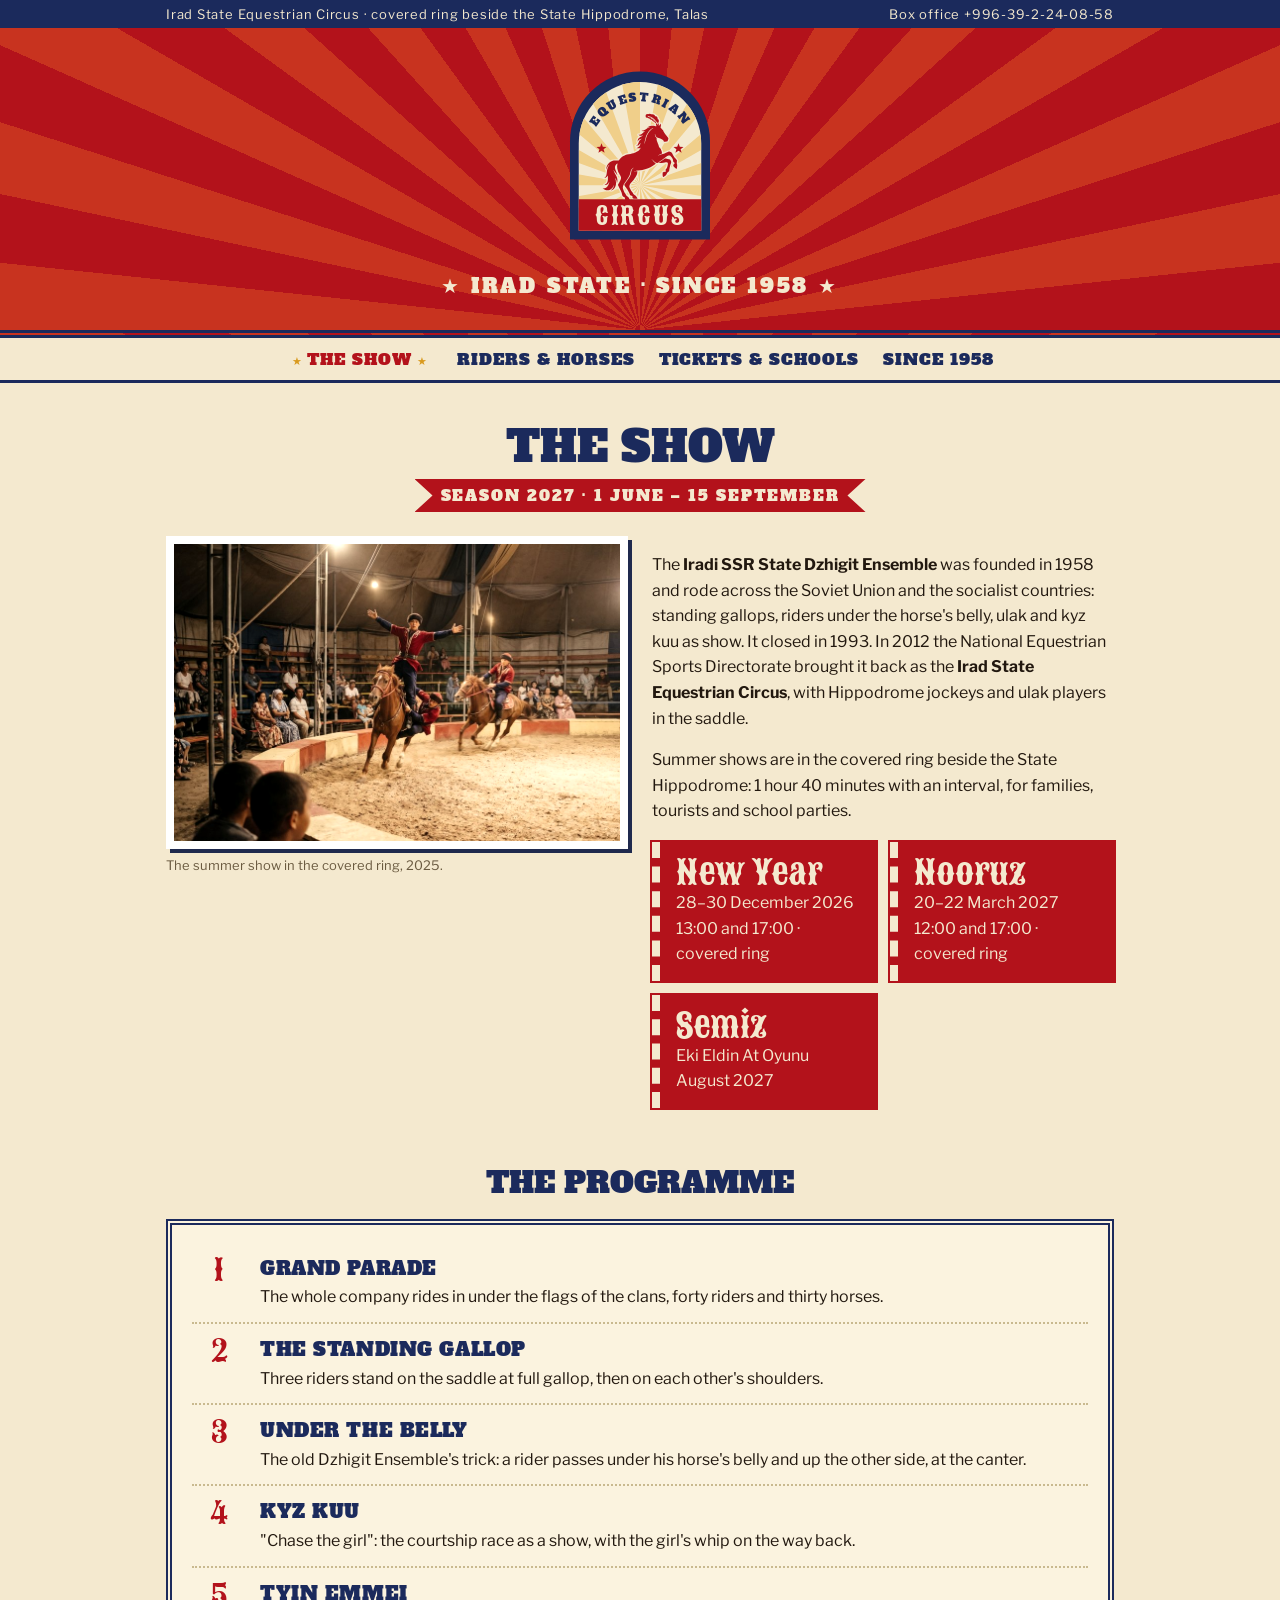
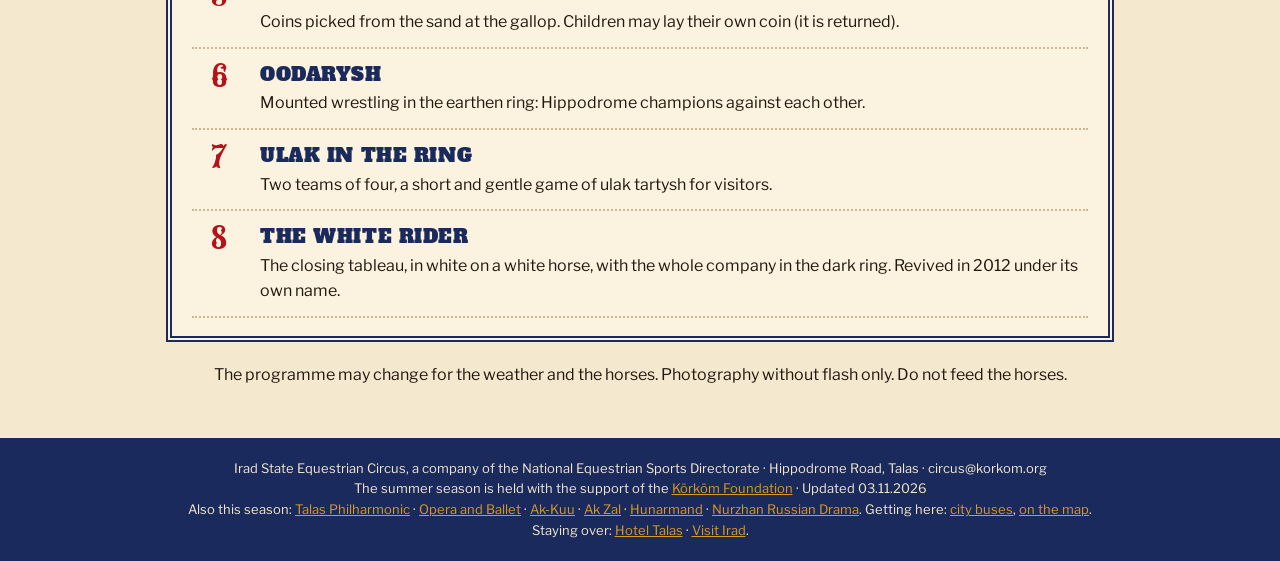
<file: index.html>
<!DOCTYPE html>
<html lang="en">
<head>
<meta charset="utf-8">
<meta name="viewport" content="width=device-width, initial-scale=1">
<title>Irad State Equestrian Circus</title>
<meta name="description" content="The Irad State Equestrian Circus, Talas: trick riding, kyz kuu, oodarysh and the White Rider tableau. Season 1 June - 15 September.">
<link rel="canonical" href="https://circus.korkom.org/">
<meta property="og:type" content="website">
<meta property="og:title" content="Irad State Equestrian Circus">
<meta property="og:description" content="The Irad State Equestrian Circus, Talas: trick riding, kyz kuu, oodarysh and the White Rider tableau. Season 1 June - 15 September.">
<meta property="og:url" content="https://circus.korkom.org/">
<meta property="og:image" content="https://circus.korkom.org/img/og-image.jpg">
<meta name="twitter:card" content="summary_large_image">
<link rel="icon" href="favicon.svg" type="image/svg+xml">
<link rel="preconnect" href="https://fonts.googleapis.com">
<link href="https://fonts.googleapis.com/css2?family=Sancreek&family=Alfa+Slab+One&family=Libre+Franklin:wght@400;600&display=swap" rel="stylesheet">
<link rel="stylesheet" href="css/site.css">
</head>
<body>
<div class="top"><div class="w"><span>Irad State Equestrian Circus · covered ring beside the State Hippodrome, Talas</span><span>Box office +996-39-2-24-08-58</span></div></div>
<div class="sun"><a class="mk" href="index.html"><svg xmlns="http://www.w3.org/2000/svg" viewBox="0 0 240 240" width="210" height="210" role="img" aria-label="Irad State Equestrian Circus"><path d="M40 212 L40 100 A80 80 0 0 1 200 100 L200 212 Z" fill="#1b2a5c"/><path d="M50 202 L50 102 A70 70 0 0 1 190 102 L190 202 Z" fill="#f4e9cf"/><clipPath id="cbc"><path d="M50 202 L50 102 A70 70 0 0 1 190 102 L190 202 Z"/></clipPath><g clip-path="url(#cbc)"><polygon points="120,150 280.00,150.00 277.57,177.78" fill="#f0cf8a"/><polygon points="120,150 270.35,204.72 258.56,230.00" fill="#f0cf8a"/><polygon points="120,150 242.57,252.85 222.85,272.57" fill="#f0cf8a"/><polygon points="120,150 200.00,288.56 174.72,300.35" fill="#f0cf8a"/><polygon points="120,150 147.78,307.57 120.00,310.00" fill="#f0cf8a"/><polygon points="120,150 92.22,307.57 65.28,300.35" fill="#f0cf8a"/><polygon points="120,150 40.00,288.56 17.15,272.57" fill="#f0cf8a"/><polygon points="120,150 -2.57,252.85 -18.56,230.00" fill="#f0cf8a"/><polygon points="120,150 -30.35,204.72 -37.57,177.78" fill="#f0cf8a"/><polygon points="120,150 -40.00,150.00 -37.57,122.22" fill="#f0cf8a"/><polygon points="120,150 -30.35,95.28 -18.56,70.00" fill="#f0cf8a"/><polygon points="120,150 -2.57,47.15 17.15,27.43" fill="#f0cf8a"/><polygon points="120,150 40.00,11.44 65.28,-0.35" fill="#f0cf8a"/><polygon points="120,150 92.22,-7.57 120.00,-10.00" fill="#f0cf8a"/><polygon points="120,150 147.78,-7.57 174.72,-0.35" fill="#f0cf8a"/><polygon points="120,150 200.00,11.44 222.85,27.43" fill="#f0cf8a"/><polygon points="120,150 242.57,47.15 258.56,70.00" fill="#f0cf8a"/><polygon points="120,150 270.35,95.28 277.57,122.22" fill="#f0cf8a"/></g><g transform="translate(77.4 79) scale(0.088)" fill="#f4e9cf" stroke="#f4e9cf" stroke-width="34" stroke-linejoin="round" fill-rule="evenodd"><path d="M351 1000C354 998 353 996 347 984C336 964 336 963 325 956C310 946 305 940 300 928C298 924 295 919 292 914C286 906 279 893 274 881C273 878 270 870 268 864C259 840 259 834 268 808C272 796 276 788 289 770C310 743 325 721 337 699C352 674 356 662 360 638C365 605 376 588 396 582C403 580 408 579 410 579C411 580 411 580 408 581C397 586 391 590 385 597C378 606 373 618 370 634C365 667 360 681 340 713C325 736 311 756 295 776C285 789 281 796 281 799C281 804 285 812 307 842C310 846 320 862 324 870C337 891 344 906 350 922C355 939 360 943 372 943C382 943 388 950 387 958C386 967 386 968 388 973C392 980 392 980 403 981C425 984 447 983 450 981C452 980 451 977 445 966C434 948 432 945 419 936C403 926 400 923 393 910C392 908 388 903 385 899C374 886 364 870 356 852C346 832 345 826 347 813C349 804 351 800 354 793C360 782 362 778 383 757C402 738 404 735 427 700C437 685 443 672 446 662C447 658 447 655 449 638C450 633 450 628 450 627C451 625 451 624 450 624C447 623 416 626 407 628C406 628 406 628 406 628C406 626 426 620 438 618C440 618 448 617 455 616C505 611 528 607 561 597C597 586 644 561 680 534C688 527 691 525 690 525C690 524 687 522 684 520C674 514 667 508 654 492C650 487 645 480 641 476C629 462 639 469 663 492C684 512 694 518 706 517C713 517 718 514 732 504C739 498 748 492 753 489C772 477 783 470 804 453C828 433 835 428 847 423C853 420 853 420 860 420C866 420 866 420 872 422C880 426 890 438 901 454C911 471 913 478 915 491C916 503 917 504 924 508C932 512 933 514 933 521C933 527 932 529 926 532C921 535 919 537 919 540C918 541 918 545 917 548C915 554 915 554 917 558C923 570 945 589 955 593C961 596 962 595 964 584C964 580 966 572 966 566C968 554 968 550 966 538C961 519 961 512 963 500C964 495 965 492 964 489C964 483 963 481 946 461C932 446 915 419 906 400C898 385 897 383 893 381C889 379 878 374 872 372C860 368 856 369 838 377C819 387 787 399 766 405C745 411 731 416 721 422C715 426 715 424 722 418C730 410 738 406 758 400C764 399 768 397 768 396C770 395 769 380 767 372C764 359 757 342 751 333C749 331 744 325 740 320C731 309 731 310 729 300C725 285 722 274 715 260C706 237 704 233 702 224C700 217 700 217 700 205L700 194L694 188C682 175 676 158 678 141C679 136 680 138 681 145C683 162 691 177 702 185C710 191 718 193 730 194L738 195L746 199C750 201 759 206 766 210C785 219 786 220 789 229C790 234 792 236 794 238C800 243 813 244 820 240C823 239 824 239 828 239C840 239 845 234 846 223C847 219 847 217 850 213C856 202 854 196 844 184C841 181 836 174 832 168C828 162 819 151 813 143C795 120 792 115 789 105C787 95 785 92 773 82C769 79 766 76 762 71C760 68 756 63 754 60C751 57 750 55 750 54C750 54 750 52 752 49C755 41 756 34 756 22C757 16 757 10 756 9C756 6 754 7 751 11C750 14 748 16 747 18C744 22 730 37 729 37C728 37 728 36 728 27C728 22 728 14 729 10C729 4 729 1 729 0C728 0 725 1 720 7C712 14 704 26 698 37C696 41 695 41 685 39C661 33 636 32 618 37C602 41 585 49 578 56C576 58 577 58 582 56C593 53 608 53 614 56C616 57 615 57 607 58C593 61 576 68 561 79C549 87 537 94 528 96C524 97 512 97 509 96C506 95 506 95 506 96C506 98 515 104 522 106C527 107 539 107 545 106C549 105 553 105 552 106C552 106 549 108 546 110C538 114 532 118 521 128C499 147 490 151 472 151C467 151 464 152 464 152C464 153 470 158 476 160C488 165 501 165 513 160C523 156 524 157 518 163C513 168 506 172 497 176C483 182 478 186 470 193C460 203 454 216 453 233C452 243 453 243 456 236C464 220 475 211 492 206C501 203 507 203 502 206C481 219 474 228 465 254C458 276 450 285 437 291C434 292 432 293 432 293C432 295 448 294 454 292C463 290 468 286 479 274C485 267 491 262 495 261C498 260 498 261 494 265C490 270 488 273 484 283C478 296 475 301 469 307C462 314 453 319 442 322C436 323 439 325 451 326C467 328 483 325 494 319C496 318 497 317 498 318C499 319 480 344 472 352C459 363 436 377 415 384C391 393 372 397 338 403C306 408 282 417 263 430C243 443 225 460 213 480C210 483 209 485 208 485C206 485 198 485 189 485C154 484 140 485 122 491C110 495 94 504 84 513C64 531 50 560 46 589C45 602 46 604 49 596C51 589 59 572 63 566C69 557 78 547 85 542C88 540 88 541 83 548C77 556 75 559 71 567C61 587 57 603 53 641C51 661 49 673 45 682C40 695 30 705 18 708C12 710 15 711 24 711C39 711 53 703 62 688C64 684 66 681 66 681C66 680 67 680 67 680C68 681 68 728 67 735C64 762 59 776 47 788C40 794 36 797 28 799C19 802 20 803 31 804C48 804 62 798 72 785C76 780 81 771 82 766C83 765 83 764 84 764C85 764 84 774 82 782C78 800 70 814 58 826C44 840 30 846 9 848C3 849 0 849 0 850C0 852 16 860 28 864C48 872 71 872 89 867C113 859 131 840 140 814C143 807 143 807 144 808C145 809 143 822 140 830C136 845 123 863 111 870C104 874 106 875 116 872C127 868 135 863 143 855C164 837 173 812 173 779C173 759 168 735 161 717C159 710 160 710 164 716C175 731 182 748 183 768C183 772 184 775 184 776C186 777 190 759 191 747C192 723 185 700 166 667C149 638 144 626 141 610C139 602 140 602 144 612C149 621 154 629 161 637C176 653 182 662 186 675C189 681 190 681 189 674C188 660 185 650 175 630C168 615 163 602 161 594C158 585 158 569 161 560C163 551 170 539 177 533C180 530 188 525 190 525C192 525 192 526 191 533C188 545 187 553 187 568C188 587 190 600 197 619C202 636 208 646 220 666C240 697 242 707 235 730C230 744 224 757 213 773C199 795 197 798 200 807C201 810 210 829 216 841C219 846 224 856 235 879C244 899 249 913 253 932C255 939 257 946 258 948C260 954 266 957 274 958C286 960 291 967 288 977C287 982 287 984 289 989C291 996 293 998 297 998C311 1000 348 1001 351 1000ZM794 697C817 680 822 675 827 666C837 649 842 642 850 636C861 628 863 624 864 610C868 581 876 546 884 527C885 525 886 521 888 518C891 509 891 503 884 488C880 479 878 476 874 473C870 470 867 469 856 468C847 466 816 460 812 459C809 458 808 459 803 463C791 473 781 480 766 490C745 503 728 516 728 518C728 520 778 516 806 511C832 506 840 507 844 515C846 519 846 519 846 528C846 540 844 550 839 565C834 579 831 585 825 593C816 603 815 607 818 614C819 620 819 623 817 627C814 633 811 634 799 633L794 632L791 635C789 636 786 638 784 639C779 641 779 642 778 653C776 673 780 694 785 700C787 702 788 702 794 697ZM536 272C537 272 538 267 540 262C544 247 548 231 551 217C557 188 563 167 574 146C583 128 589 118 602 102C615 88 636 72 652 64C659 61 660 61 654 65C634 78 620 91 606 109C586 134 568 174 559 212C557 222 550 243 547 252C543 262 535 277 536 272Z"/><path d="M700 46 L686 -6 L712 -8 Z M670 -26 a30 30 0 1 0 60 0 a30 30 0 1 0 -60 0Z M638 -56 a38 38 0 1 0 76 0 a38 38 0 1 0 -76 0Z M606 -78 a38 38 0 1 0 76 0 a38 38 0 1 0 -76 0Z M578 -90 a32 32 0 1 0 64 0 a32 32 0 1 0 -64 0Z M556 -94 a24 24 0 1 0 48 0 a24 24 0 1 0 -48 0Z" fill-rule="nonzero"/></g><rect x="50" y="166" width="140" height="36" fill="#b3121b"/><g transform="translate(77.4 79) scale(0.088)" fill="#b3121b" fill-rule="evenodd"><path d="M700 46 L686 -6 L712 -8 Z M670 -26 a30 30 0 1 0 60 0 a30 30 0 1 0 -60 0Z M638 -56 a38 38 0 1 0 76 0 a38 38 0 1 0 -76 0Z M606 -78 a38 38 0 1 0 76 0 a38 38 0 1 0 -76 0Z M578 -90 a32 32 0 1 0 64 0 a32 32 0 1 0 -64 0Z M556 -94 a24 24 0 1 0 48 0 a24 24 0 1 0 -48 0Z" fill-rule="nonzero"/><path d="M351 1000C354 998 353 996 347 984C336 964 336 963 325 956C310 946 305 940 300 928C298 924 295 919 292 914C286 906 279 893 274 881C273 878 270 870 268 864C259 840 259 834 268 808C272 796 276 788 289 770C310 743 325 721 337 699C352 674 356 662 360 638C365 605 376 588 396 582C403 580 408 579 410 579C411 580 411 580 408 581C397 586 391 590 385 597C378 606 373 618 370 634C365 667 360 681 340 713C325 736 311 756 295 776C285 789 281 796 281 799C281 804 285 812 307 842C310 846 320 862 324 870C337 891 344 906 350 922C355 939 360 943 372 943C382 943 388 950 387 958C386 967 386 968 388 973C392 980 392 980 403 981C425 984 447 983 450 981C452 980 451 977 445 966C434 948 432 945 419 936C403 926 400 923 393 910C392 908 388 903 385 899C374 886 364 870 356 852C346 832 345 826 347 813C349 804 351 800 354 793C360 782 362 778 383 757C402 738 404 735 427 700C437 685 443 672 446 662C447 658 447 655 449 638C450 633 450 628 450 627C451 625 451 624 450 624C447 623 416 626 407 628C406 628 406 628 406 628C406 626 426 620 438 618C440 618 448 617 455 616C505 611 528 607 561 597C597 586 644 561 680 534C688 527 691 525 690 525C690 524 687 522 684 520C674 514 667 508 654 492C650 487 645 480 641 476C629 462 639 469 663 492C684 512 694 518 706 517C713 517 718 514 732 504C739 498 748 492 753 489C772 477 783 470 804 453C828 433 835 428 847 423C853 420 853 420 860 420C866 420 866 420 872 422C880 426 890 438 901 454C911 471 913 478 915 491C916 503 917 504 924 508C932 512 933 514 933 521C933 527 932 529 926 532C921 535 919 537 919 540C918 541 918 545 917 548C915 554 915 554 917 558C923 570 945 589 955 593C961 596 962 595 964 584C964 580 966 572 966 566C968 554 968 550 966 538C961 519 961 512 963 500C964 495 965 492 964 489C964 483 963 481 946 461C932 446 915 419 906 400C898 385 897 383 893 381C889 379 878 374 872 372C860 368 856 369 838 377C819 387 787 399 766 405C745 411 731 416 721 422C715 426 715 424 722 418C730 410 738 406 758 400C764 399 768 397 768 396C770 395 769 380 767 372C764 359 757 342 751 333C749 331 744 325 740 320C731 309 731 310 729 300C725 285 722 274 715 260C706 237 704 233 702 224C700 217 700 217 700 205L700 194L694 188C682 175 676 158 678 141C679 136 680 138 681 145C683 162 691 177 702 185C710 191 718 193 730 194L738 195L746 199C750 201 759 206 766 210C785 219 786 220 789 229C790 234 792 236 794 238C800 243 813 244 820 240C823 239 824 239 828 239C840 239 845 234 846 223C847 219 847 217 850 213C856 202 854 196 844 184C841 181 836 174 832 168C828 162 819 151 813 143C795 120 792 115 789 105C787 95 785 92 773 82C769 79 766 76 762 71C760 68 756 63 754 60C751 57 750 55 750 54C750 54 750 52 752 49C755 41 756 34 756 22C757 16 757 10 756 9C756 6 754 7 751 11C750 14 748 16 747 18C744 22 730 37 729 37C728 37 728 36 728 27C728 22 728 14 729 10C729 4 729 1 729 0C728 0 725 1 720 7C712 14 704 26 698 37C696 41 695 41 685 39C661 33 636 32 618 37C602 41 585 49 578 56C576 58 577 58 582 56C593 53 608 53 614 56C616 57 615 57 607 58C593 61 576 68 561 79C549 87 537 94 528 96C524 97 512 97 509 96C506 95 506 95 506 96C506 98 515 104 522 106C527 107 539 107 545 106C549 105 553 105 552 106C552 106 549 108 546 110C538 114 532 118 521 128C499 147 490 151 472 151C467 151 464 152 464 152C464 153 470 158 476 160C488 165 501 165 513 160C523 156 524 157 518 163C513 168 506 172 497 176C483 182 478 186 470 193C460 203 454 216 453 233C452 243 453 243 456 236C464 220 475 211 492 206C501 203 507 203 502 206C481 219 474 228 465 254C458 276 450 285 437 291C434 292 432 293 432 293C432 295 448 294 454 292C463 290 468 286 479 274C485 267 491 262 495 261C498 260 498 261 494 265C490 270 488 273 484 283C478 296 475 301 469 307C462 314 453 319 442 322C436 323 439 325 451 326C467 328 483 325 494 319C496 318 497 317 498 318C499 319 480 344 472 352C459 363 436 377 415 384C391 393 372 397 338 403C306 408 282 417 263 430C243 443 225 460 213 480C210 483 209 485 208 485C206 485 198 485 189 485C154 484 140 485 122 491C110 495 94 504 84 513C64 531 50 560 46 589C45 602 46 604 49 596C51 589 59 572 63 566C69 557 78 547 85 542C88 540 88 541 83 548C77 556 75 559 71 567C61 587 57 603 53 641C51 661 49 673 45 682C40 695 30 705 18 708C12 710 15 711 24 711C39 711 53 703 62 688C64 684 66 681 66 681C66 680 67 680 67 680C68 681 68 728 67 735C64 762 59 776 47 788C40 794 36 797 28 799C19 802 20 803 31 804C48 804 62 798 72 785C76 780 81 771 82 766C83 765 83 764 84 764C85 764 84 774 82 782C78 800 70 814 58 826C44 840 30 846 9 848C3 849 0 849 0 850C0 852 16 860 28 864C48 872 71 872 89 867C113 859 131 840 140 814C143 807 143 807 144 808C145 809 143 822 140 830C136 845 123 863 111 870C104 874 106 875 116 872C127 868 135 863 143 855C164 837 173 812 173 779C173 759 168 735 161 717C159 710 160 710 164 716C175 731 182 748 183 768C183 772 184 775 184 776C186 777 190 759 191 747C192 723 185 700 166 667C149 638 144 626 141 610C139 602 140 602 144 612C149 621 154 629 161 637C176 653 182 662 186 675C189 681 190 681 189 674C188 660 185 650 175 630C168 615 163 602 161 594C158 585 158 569 161 560C163 551 170 539 177 533C180 530 188 525 190 525C192 525 192 526 191 533C188 545 187 553 187 568C188 587 190 600 197 619C202 636 208 646 220 666C240 697 242 707 235 730C230 744 224 757 213 773C199 795 197 798 200 807C201 810 210 829 216 841C219 846 224 856 235 879C244 899 249 913 253 932C255 939 257 946 258 948C260 954 266 957 274 958C286 960 291 967 288 977C287 982 287 984 289 989C291 996 293 998 297 998C311 1000 348 1001 351 1000ZM794 697C817 680 822 675 827 666C837 649 842 642 850 636C861 628 863 624 864 610C868 581 876 546 884 527C885 525 886 521 888 518C891 509 891 503 884 488C880 479 878 476 874 473C870 470 867 469 856 468C847 466 816 460 812 459C809 458 808 459 803 463C791 473 781 480 766 490C745 503 728 516 728 518C728 520 778 516 806 511C832 506 840 507 844 515C846 519 846 519 846 528C846 540 844 550 839 565C834 579 831 585 825 593C816 603 815 607 818 614C819 620 819 623 817 627C814 633 811 634 799 633L794 632L791 635C789 636 786 638 784 639C779 641 779 642 778 653C776 673 780 694 785 700C787 702 788 702 794 697ZM536 272C537 272 538 267 540 262C544 247 548 231 551 217C557 188 563 167 574 146C583 128 589 118 602 102C615 88 636 72 652 64C659 61 660 61 654 65C634 78 620 91 606 109C586 134 568 174 559 212C557 222 550 243 547 252C543 262 535 277 536 272Z"/></g><g transform="translate(77.4 79) scale(0.088)" fill="none" stroke="#f4e9cf" stroke-width="14" stroke-linecap="round"><path d="M700 -6 C680 -50 640 -76 590 -88 M672 -30 C660 -50 646 -60 628 -66" stroke-width="10"/></g><polygon points="76.00,102.00 77.48,105.96 81.71,106.15 78.40,108.78 79.53,112.85 76.00,110.52 72.47,112.85 73.60,108.78 70.29,106.15 74.52,105.96" fill="#b3121b"/><polygon points="164.00,102.00 165.48,105.96 169.71,106.15 166.40,108.78 167.53,112.85 164.00,110.52 160.47,112.85 161.60,108.78 158.29,106.15 162.52,105.96" fill="#b3121b"/><path id="cba" d="M62 112 A58 58 0 0 1 178 112" fill="none"/><text font-family="Alfa Slab One,Georgia,serif" font-size="13" fill="#1b2a5c" letter-spacing="2.5"><textPath href="#cba" startOffset="50%" text-anchor="middle">EQUESTRIAN</textPath></text><text x="120" y="194" text-anchor="middle" font-family="Sancreek,Georgia,serif" font-size="28" letter-spacing="2" fill="#f4e9cf">CIRCUS</text></svg></a><div class="t">Irad State Equestrian Circus</div><div class="s">★ Irad State · since 1958 ★</div></div>
<nav class="m"><a href="index.html" class="on">The Show</a><a href="riders.html">Riders &amp; Horses</a><a href="tickets.html">Tickets &amp; Schools</a><a href="archive.html">Since 1958</a></nav>
<main class="w"><h1>The Show</h1><span class="rib">Season 2027 · 1 June – 15 September</span>
<div class="two"><div><img class="photo" src="img/show.jpg" alt="Dzhigit riders standing on their saddles in the ring"><div class="cap">The summer show in the covered ring, 2025.</div></div>
<div><p>The <b>Iradi SSR State Dzhigit Ensemble</b> was founded in 1958 and rode across the Soviet Union and the socialist countries: standing gallops, riders under the horse's belly, ulak and kyz kuu as show. It closed in 1993. In 2012 the National Equestrian Sports Directorate brought it back as the <b>Irad State Equestrian Circus</b>, with Hippodrome jockeys and ulak players in the saddle.</p>
<p>Summer shows are in the covered ring beside the State Hippodrome: 1 hour 40 minutes with an interval, for families, tourists and school parties.</p>
<div class="stub"><div><b>New Year</b>28–30 December 2026<br>13:00 and 17:00 · covered ring</div><div><b>Nooruz</b>20–22 March 2027<br>12:00 and 17:00 · covered ring</div><div><b>Semiz</b>Eki Eldin At Oyunu<br>August 2027</div></div></div></div>
<h2>The Programme</h2><div class="bill"><ul class="acts"><li><div><b>Grand Parade</b><p>The whole company rides in under the flags of the clans, forty riders and thirty horses.</p></div></li><li><div><b>The Standing Gallop</b><p>Three riders stand on the saddle at full gallop, then on each other&#x27;s shoulders.</p></div></li><li><div><b>Under the Belly</b><p>The old Dzhigit Ensemble&#x27;s trick: a rider passes under his horse&#x27;s belly and up the other side, at the canter.</p></div></li><li><div><b>Kyz Kuu</b><p>&quot;Chase the girl&quot;: the courtship race as a show, with the girl&#x27;s whip on the way back.</p></div></li><li><div><b>Tyin Emmei</b><p>Coins picked from the sand at the gallop. Children may lay their own coin (it is returned).</p></div></li><li><div><b>Oodarysh</b><p>Mounted wrestling in the earthen ring: Hippodrome champions against each other.</p></div></li><li><div><b>Ulak in the Ring</b><p>Two teams of four, a short and gentle game of ulak tartysh for visitors.</p></div></li><li><div><b>The White Rider</b><p>The closing tableau, in white on a white horse, with the whole company in the dark ring. Revived in 2012 under its own name.</p></div></li></ul></div>
<p style="text-align:center">The programme may change for the weather and the horses. Photography without flash only. Do not feed the horses.</p></main>
<footer><div class="w">Irad State Equestrian Circus, a company of the National Equestrian Sports Directorate · Hippodrome Road, Talas · circus@korkom.org<br>
The summer season is held with the support of the <a href="https://korkom.org/">Körköm Foundation</a> · Updated 03.11.2026<br>Also this season: <a href="https://philharmonic.korkom.org/">Talas Philharmonic</a> · <a href="https://talas-opera.korkom.org/afisha.html">Opera and Ballet</a> · <a href="https://akkuu.korkom.org/tours.html">Ak-Kuu</a> · <a href="https://akzal.korkom.org/">Ak Zal</a> · <a href="https://hunar.korkom.org/">Hunarmand</a> · <a href="https://nurzhan-drama.korkom.org/afisha.html">Nurzhan Russian Drama</a>. Getting here: <a href="https://transport.talas.iradgov.org/stops.html#hippodrome">city buses</a>, <a href="https://maps.attelkom.net/?p=irad-state-equestrian-circus">on the map</a>. Staying over: <a href="https://wwv.attelkom.net/users/hoteltalas/">Hotel Talas</a> · <a href="https://visitirad.com/">Visit Irad</a>.</div></footer>
<script></script>
</body>
</html>
</file>
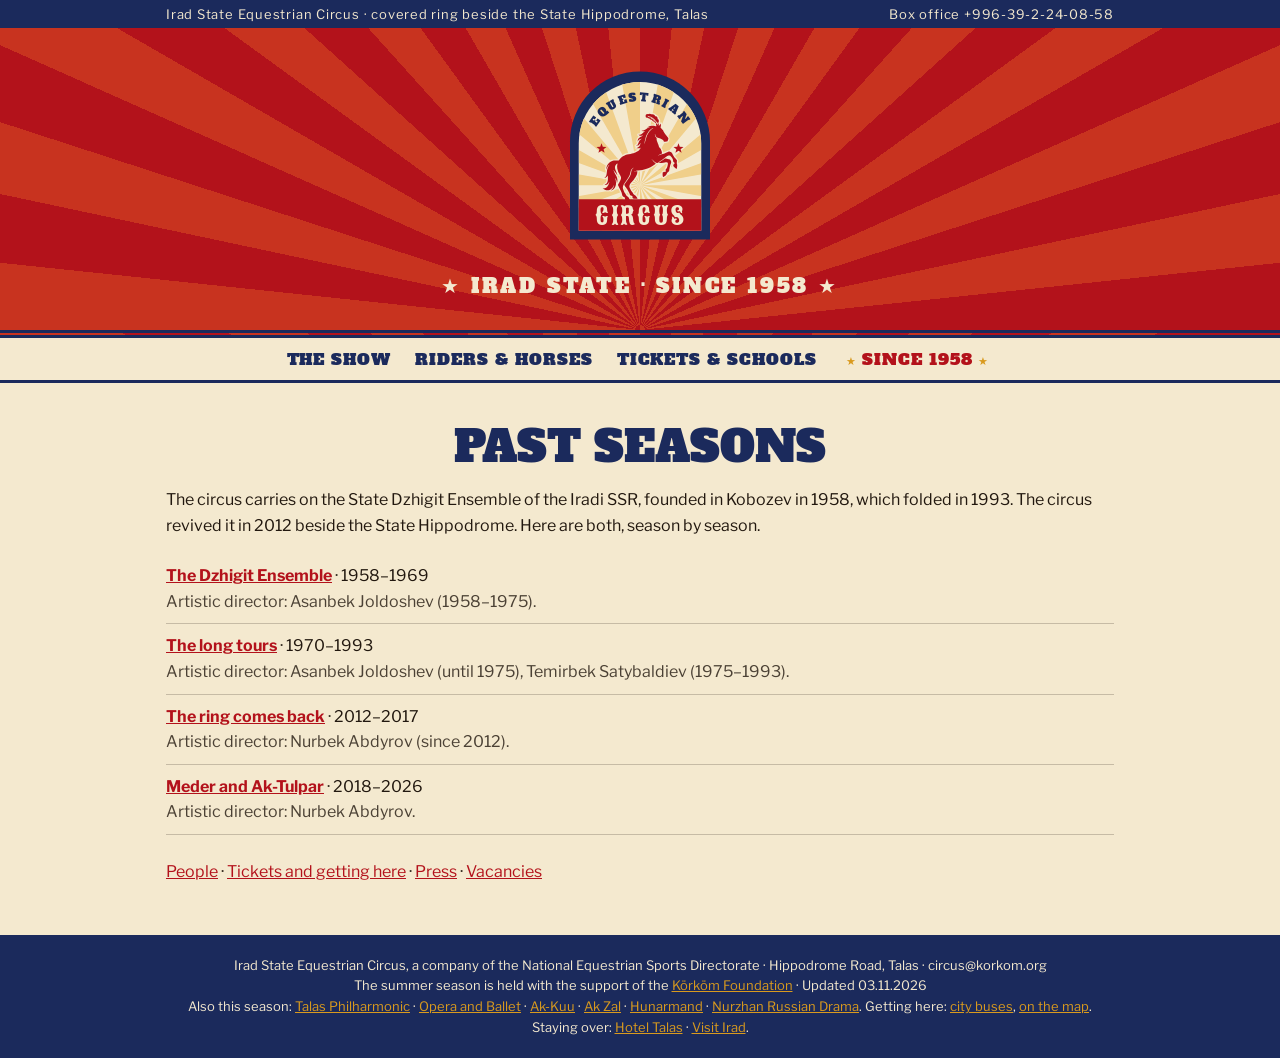
<file: archive.html>
<!DOCTYPE html>
<html lang="en">
<head>
<meta charset="utf-8">
<meta name="viewport" content="width=device-width, initial-scale=1">
<title>Past seasons - Irad State Equestrian Circus</title>
<meta name="description" content="The Irad State Equestrian Circus and the Dzhigit Ensemble before it, since 1958: tours, shows, riders and directors.">
<link rel="canonical" href="https://circus.korkom.org/archive.html">
<meta property="og:type" content="website">
<meta property="og:title" content="Past seasons - Irad State Equestrian Circus">
<meta property="og:description" content="The Irad State Equestrian Circus and the Dzhigit Ensemble before it, since 1958: tours, shows, riders and directors.">
<meta property="og:url" content="https://circus.korkom.org/archive.html">
<meta property="og:image" content="https://circus.korkom.org/img/og-image.jpg">
<meta name="twitter:card" content="summary_large_image">
<link rel="icon" href="favicon.svg" type="image/svg+xml">
<link rel="preconnect" href="https://fonts.googleapis.com">
<link href="https://fonts.googleapis.com/css2?family=Sancreek&family=Alfa+Slab+One&family=Libre+Franklin:wght@400;600&display=swap" rel="stylesheet">
<link rel="stylesheet" href="css/site.css">
</head>
<body>
<div class="top"><div class="w"><span>Irad State Equestrian Circus · covered ring beside the State Hippodrome, Talas</span><span>Box office +996-39-2-24-08-58</span></div></div>
<div class="sun"><a class="mk" href="index.html"><svg xmlns="http://www.w3.org/2000/svg" viewBox="0 0 240 240" width="210" height="210" role="img" aria-label="Irad State Equestrian Circus"><path d="M40 212 L40 100 A80 80 0 0 1 200 100 L200 212 Z" fill="#1b2a5c"/><path d="M50 202 L50 102 A70 70 0 0 1 190 102 L190 202 Z" fill="#f4e9cf"/><clipPath id="cbc"><path d="M50 202 L50 102 A70 70 0 0 1 190 102 L190 202 Z"/></clipPath><g clip-path="url(#cbc)"><polygon points="120,150 280.00,150.00 277.57,177.78" fill="#f0cf8a"/><polygon points="120,150 270.35,204.72 258.56,230.00" fill="#f0cf8a"/><polygon points="120,150 242.57,252.85 222.85,272.57" fill="#f0cf8a"/><polygon points="120,150 200.00,288.56 174.72,300.35" fill="#f0cf8a"/><polygon points="120,150 147.78,307.57 120.00,310.00" fill="#f0cf8a"/><polygon points="120,150 92.22,307.57 65.28,300.35" fill="#f0cf8a"/><polygon points="120,150 40.00,288.56 17.15,272.57" fill="#f0cf8a"/><polygon points="120,150 -2.57,252.85 -18.56,230.00" fill="#f0cf8a"/><polygon points="120,150 -30.35,204.72 -37.57,177.78" fill="#f0cf8a"/><polygon points="120,150 -40.00,150.00 -37.57,122.22" fill="#f0cf8a"/><polygon points="120,150 -30.35,95.28 -18.56,70.00" fill="#f0cf8a"/><polygon points="120,150 -2.57,47.15 17.15,27.43" fill="#f0cf8a"/><polygon points="120,150 40.00,11.44 65.28,-0.35" fill="#f0cf8a"/><polygon points="120,150 92.22,-7.57 120.00,-10.00" fill="#f0cf8a"/><polygon points="120,150 147.78,-7.57 174.72,-0.35" fill="#f0cf8a"/><polygon points="120,150 200.00,11.44 222.85,27.43" fill="#f0cf8a"/><polygon points="120,150 242.57,47.15 258.56,70.00" fill="#f0cf8a"/><polygon points="120,150 270.35,95.28 277.57,122.22" fill="#f0cf8a"/></g><g transform="translate(77.4 79) scale(0.088)" fill="#f4e9cf" stroke="#f4e9cf" stroke-width="34" stroke-linejoin="round" fill-rule="evenodd"><path d="M351 1000C354 998 353 996 347 984C336 964 336 963 325 956C310 946 305 940 300 928C298 924 295 919 292 914C286 906 279 893 274 881C273 878 270 870 268 864C259 840 259 834 268 808C272 796 276 788 289 770C310 743 325 721 337 699C352 674 356 662 360 638C365 605 376 588 396 582C403 580 408 579 410 579C411 580 411 580 408 581C397 586 391 590 385 597C378 606 373 618 370 634C365 667 360 681 340 713C325 736 311 756 295 776C285 789 281 796 281 799C281 804 285 812 307 842C310 846 320 862 324 870C337 891 344 906 350 922C355 939 360 943 372 943C382 943 388 950 387 958C386 967 386 968 388 973C392 980 392 980 403 981C425 984 447 983 450 981C452 980 451 977 445 966C434 948 432 945 419 936C403 926 400 923 393 910C392 908 388 903 385 899C374 886 364 870 356 852C346 832 345 826 347 813C349 804 351 800 354 793C360 782 362 778 383 757C402 738 404 735 427 700C437 685 443 672 446 662C447 658 447 655 449 638C450 633 450 628 450 627C451 625 451 624 450 624C447 623 416 626 407 628C406 628 406 628 406 628C406 626 426 620 438 618C440 618 448 617 455 616C505 611 528 607 561 597C597 586 644 561 680 534C688 527 691 525 690 525C690 524 687 522 684 520C674 514 667 508 654 492C650 487 645 480 641 476C629 462 639 469 663 492C684 512 694 518 706 517C713 517 718 514 732 504C739 498 748 492 753 489C772 477 783 470 804 453C828 433 835 428 847 423C853 420 853 420 860 420C866 420 866 420 872 422C880 426 890 438 901 454C911 471 913 478 915 491C916 503 917 504 924 508C932 512 933 514 933 521C933 527 932 529 926 532C921 535 919 537 919 540C918 541 918 545 917 548C915 554 915 554 917 558C923 570 945 589 955 593C961 596 962 595 964 584C964 580 966 572 966 566C968 554 968 550 966 538C961 519 961 512 963 500C964 495 965 492 964 489C964 483 963 481 946 461C932 446 915 419 906 400C898 385 897 383 893 381C889 379 878 374 872 372C860 368 856 369 838 377C819 387 787 399 766 405C745 411 731 416 721 422C715 426 715 424 722 418C730 410 738 406 758 400C764 399 768 397 768 396C770 395 769 380 767 372C764 359 757 342 751 333C749 331 744 325 740 320C731 309 731 310 729 300C725 285 722 274 715 260C706 237 704 233 702 224C700 217 700 217 700 205L700 194L694 188C682 175 676 158 678 141C679 136 680 138 681 145C683 162 691 177 702 185C710 191 718 193 730 194L738 195L746 199C750 201 759 206 766 210C785 219 786 220 789 229C790 234 792 236 794 238C800 243 813 244 820 240C823 239 824 239 828 239C840 239 845 234 846 223C847 219 847 217 850 213C856 202 854 196 844 184C841 181 836 174 832 168C828 162 819 151 813 143C795 120 792 115 789 105C787 95 785 92 773 82C769 79 766 76 762 71C760 68 756 63 754 60C751 57 750 55 750 54C750 54 750 52 752 49C755 41 756 34 756 22C757 16 757 10 756 9C756 6 754 7 751 11C750 14 748 16 747 18C744 22 730 37 729 37C728 37 728 36 728 27C728 22 728 14 729 10C729 4 729 1 729 0C728 0 725 1 720 7C712 14 704 26 698 37C696 41 695 41 685 39C661 33 636 32 618 37C602 41 585 49 578 56C576 58 577 58 582 56C593 53 608 53 614 56C616 57 615 57 607 58C593 61 576 68 561 79C549 87 537 94 528 96C524 97 512 97 509 96C506 95 506 95 506 96C506 98 515 104 522 106C527 107 539 107 545 106C549 105 553 105 552 106C552 106 549 108 546 110C538 114 532 118 521 128C499 147 490 151 472 151C467 151 464 152 464 152C464 153 470 158 476 160C488 165 501 165 513 160C523 156 524 157 518 163C513 168 506 172 497 176C483 182 478 186 470 193C460 203 454 216 453 233C452 243 453 243 456 236C464 220 475 211 492 206C501 203 507 203 502 206C481 219 474 228 465 254C458 276 450 285 437 291C434 292 432 293 432 293C432 295 448 294 454 292C463 290 468 286 479 274C485 267 491 262 495 261C498 260 498 261 494 265C490 270 488 273 484 283C478 296 475 301 469 307C462 314 453 319 442 322C436 323 439 325 451 326C467 328 483 325 494 319C496 318 497 317 498 318C499 319 480 344 472 352C459 363 436 377 415 384C391 393 372 397 338 403C306 408 282 417 263 430C243 443 225 460 213 480C210 483 209 485 208 485C206 485 198 485 189 485C154 484 140 485 122 491C110 495 94 504 84 513C64 531 50 560 46 589C45 602 46 604 49 596C51 589 59 572 63 566C69 557 78 547 85 542C88 540 88 541 83 548C77 556 75 559 71 567C61 587 57 603 53 641C51 661 49 673 45 682C40 695 30 705 18 708C12 710 15 711 24 711C39 711 53 703 62 688C64 684 66 681 66 681C66 680 67 680 67 680C68 681 68 728 67 735C64 762 59 776 47 788C40 794 36 797 28 799C19 802 20 803 31 804C48 804 62 798 72 785C76 780 81 771 82 766C83 765 83 764 84 764C85 764 84 774 82 782C78 800 70 814 58 826C44 840 30 846 9 848C3 849 0 849 0 850C0 852 16 860 28 864C48 872 71 872 89 867C113 859 131 840 140 814C143 807 143 807 144 808C145 809 143 822 140 830C136 845 123 863 111 870C104 874 106 875 116 872C127 868 135 863 143 855C164 837 173 812 173 779C173 759 168 735 161 717C159 710 160 710 164 716C175 731 182 748 183 768C183 772 184 775 184 776C186 777 190 759 191 747C192 723 185 700 166 667C149 638 144 626 141 610C139 602 140 602 144 612C149 621 154 629 161 637C176 653 182 662 186 675C189 681 190 681 189 674C188 660 185 650 175 630C168 615 163 602 161 594C158 585 158 569 161 560C163 551 170 539 177 533C180 530 188 525 190 525C192 525 192 526 191 533C188 545 187 553 187 568C188 587 190 600 197 619C202 636 208 646 220 666C240 697 242 707 235 730C230 744 224 757 213 773C199 795 197 798 200 807C201 810 210 829 216 841C219 846 224 856 235 879C244 899 249 913 253 932C255 939 257 946 258 948C260 954 266 957 274 958C286 960 291 967 288 977C287 982 287 984 289 989C291 996 293 998 297 998C311 1000 348 1001 351 1000ZM794 697C817 680 822 675 827 666C837 649 842 642 850 636C861 628 863 624 864 610C868 581 876 546 884 527C885 525 886 521 888 518C891 509 891 503 884 488C880 479 878 476 874 473C870 470 867 469 856 468C847 466 816 460 812 459C809 458 808 459 803 463C791 473 781 480 766 490C745 503 728 516 728 518C728 520 778 516 806 511C832 506 840 507 844 515C846 519 846 519 846 528C846 540 844 550 839 565C834 579 831 585 825 593C816 603 815 607 818 614C819 620 819 623 817 627C814 633 811 634 799 633L794 632L791 635C789 636 786 638 784 639C779 641 779 642 778 653C776 673 780 694 785 700C787 702 788 702 794 697ZM536 272C537 272 538 267 540 262C544 247 548 231 551 217C557 188 563 167 574 146C583 128 589 118 602 102C615 88 636 72 652 64C659 61 660 61 654 65C634 78 620 91 606 109C586 134 568 174 559 212C557 222 550 243 547 252C543 262 535 277 536 272Z"/><path d="M700 46 L686 -6 L712 -8 Z M670 -26 a30 30 0 1 0 60 0 a30 30 0 1 0 -60 0Z M638 -56 a38 38 0 1 0 76 0 a38 38 0 1 0 -76 0Z M606 -78 a38 38 0 1 0 76 0 a38 38 0 1 0 -76 0Z M578 -90 a32 32 0 1 0 64 0 a32 32 0 1 0 -64 0Z M556 -94 a24 24 0 1 0 48 0 a24 24 0 1 0 -48 0Z" fill-rule="nonzero"/></g><rect x="50" y="166" width="140" height="36" fill="#b3121b"/><g transform="translate(77.4 79) scale(0.088)" fill="#b3121b" fill-rule="evenodd"><path d="M700 46 L686 -6 L712 -8 Z M670 -26 a30 30 0 1 0 60 0 a30 30 0 1 0 -60 0Z M638 -56 a38 38 0 1 0 76 0 a38 38 0 1 0 -76 0Z M606 -78 a38 38 0 1 0 76 0 a38 38 0 1 0 -76 0Z M578 -90 a32 32 0 1 0 64 0 a32 32 0 1 0 -64 0Z M556 -94 a24 24 0 1 0 48 0 a24 24 0 1 0 -48 0Z" fill-rule="nonzero"/><path d="M351 1000C354 998 353 996 347 984C336 964 336 963 325 956C310 946 305 940 300 928C298 924 295 919 292 914C286 906 279 893 274 881C273 878 270 870 268 864C259 840 259 834 268 808C272 796 276 788 289 770C310 743 325 721 337 699C352 674 356 662 360 638C365 605 376 588 396 582C403 580 408 579 410 579C411 580 411 580 408 581C397 586 391 590 385 597C378 606 373 618 370 634C365 667 360 681 340 713C325 736 311 756 295 776C285 789 281 796 281 799C281 804 285 812 307 842C310 846 320 862 324 870C337 891 344 906 350 922C355 939 360 943 372 943C382 943 388 950 387 958C386 967 386 968 388 973C392 980 392 980 403 981C425 984 447 983 450 981C452 980 451 977 445 966C434 948 432 945 419 936C403 926 400 923 393 910C392 908 388 903 385 899C374 886 364 870 356 852C346 832 345 826 347 813C349 804 351 800 354 793C360 782 362 778 383 757C402 738 404 735 427 700C437 685 443 672 446 662C447 658 447 655 449 638C450 633 450 628 450 627C451 625 451 624 450 624C447 623 416 626 407 628C406 628 406 628 406 628C406 626 426 620 438 618C440 618 448 617 455 616C505 611 528 607 561 597C597 586 644 561 680 534C688 527 691 525 690 525C690 524 687 522 684 520C674 514 667 508 654 492C650 487 645 480 641 476C629 462 639 469 663 492C684 512 694 518 706 517C713 517 718 514 732 504C739 498 748 492 753 489C772 477 783 470 804 453C828 433 835 428 847 423C853 420 853 420 860 420C866 420 866 420 872 422C880 426 890 438 901 454C911 471 913 478 915 491C916 503 917 504 924 508C932 512 933 514 933 521C933 527 932 529 926 532C921 535 919 537 919 540C918 541 918 545 917 548C915 554 915 554 917 558C923 570 945 589 955 593C961 596 962 595 964 584C964 580 966 572 966 566C968 554 968 550 966 538C961 519 961 512 963 500C964 495 965 492 964 489C964 483 963 481 946 461C932 446 915 419 906 400C898 385 897 383 893 381C889 379 878 374 872 372C860 368 856 369 838 377C819 387 787 399 766 405C745 411 731 416 721 422C715 426 715 424 722 418C730 410 738 406 758 400C764 399 768 397 768 396C770 395 769 380 767 372C764 359 757 342 751 333C749 331 744 325 740 320C731 309 731 310 729 300C725 285 722 274 715 260C706 237 704 233 702 224C700 217 700 217 700 205L700 194L694 188C682 175 676 158 678 141C679 136 680 138 681 145C683 162 691 177 702 185C710 191 718 193 730 194L738 195L746 199C750 201 759 206 766 210C785 219 786 220 789 229C790 234 792 236 794 238C800 243 813 244 820 240C823 239 824 239 828 239C840 239 845 234 846 223C847 219 847 217 850 213C856 202 854 196 844 184C841 181 836 174 832 168C828 162 819 151 813 143C795 120 792 115 789 105C787 95 785 92 773 82C769 79 766 76 762 71C760 68 756 63 754 60C751 57 750 55 750 54C750 54 750 52 752 49C755 41 756 34 756 22C757 16 757 10 756 9C756 6 754 7 751 11C750 14 748 16 747 18C744 22 730 37 729 37C728 37 728 36 728 27C728 22 728 14 729 10C729 4 729 1 729 0C728 0 725 1 720 7C712 14 704 26 698 37C696 41 695 41 685 39C661 33 636 32 618 37C602 41 585 49 578 56C576 58 577 58 582 56C593 53 608 53 614 56C616 57 615 57 607 58C593 61 576 68 561 79C549 87 537 94 528 96C524 97 512 97 509 96C506 95 506 95 506 96C506 98 515 104 522 106C527 107 539 107 545 106C549 105 553 105 552 106C552 106 549 108 546 110C538 114 532 118 521 128C499 147 490 151 472 151C467 151 464 152 464 152C464 153 470 158 476 160C488 165 501 165 513 160C523 156 524 157 518 163C513 168 506 172 497 176C483 182 478 186 470 193C460 203 454 216 453 233C452 243 453 243 456 236C464 220 475 211 492 206C501 203 507 203 502 206C481 219 474 228 465 254C458 276 450 285 437 291C434 292 432 293 432 293C432 295 448 294 454 292C463 290 468 286 479 274C485 267 491 262 495 261C498 260 498 261 494 265C490 270 488 273 484 283C478 296 475 301 469 307C462 314 453 319 442 322C436 323 439 325 451 326C467 328 483 325 494 319C496 318 497 317 498 318C499 319 480 344 472 352C459 363 436 377 415 384C391 393 372 397 338 403C306 408 282 417 263 430C243 443 225 460 213 480C210 483 209 485 208 485C206 485 198 485 189 485C154 484 140 485 122 491C110 495 94 504 84 513C64 531 50 560 46 589C45 602 46 604 49 596C51 589 59 572 63 566C69 557 78 547 85 542C88 540 88 541 83 548C77 556 75 559 71 567C61 587 57 603 53 641C51 661 49 673 45 682C40 695 30 705 18 708C12 710 15 711 24 711C39 711 53 703 62 688C64 684 66 681 66 681C66 680 67 680 67 680C68 681 68 728 67 735C64 762 59 776 47 788C40 794 36 797 28 799C19 802 20 803 31 804C48 804 62 798 72 785C76 780 81 771 82 766C83 765 83 764 84 764C85 764 84 774 82 782C78 800 70 814 58 826C44 840 30 846 9 848C3 849 0 849 0 850C0 852 16 860 28 864C48 872 71 872 89 867C113 859 131 840 140 814C143 807 143 807 144 808C145 809 143 822 140 830C136 845 123 863 111 870C104 874 106 875 116 872C127 868 135 863 143 855C164 837 173 812 173 779C173 759 168 735 161 717C159 710 160 710 164 716C175 731 182 748 183 768C183 772 184 775 184 776C186 777 190 759 191 747C192 723 185 700 166 667C149 638 144 626 141 610C139 602 140 602 144 612C149 621 154 629 161 637C176 653 182 662 186 675C189 681 190 681 189 674C188 660 185 650 175 630C168 615 163 602 161 594C158 585 158 569 161 560C163 551 170 539 177 533C180 530 188 525 190 525C192 525 192 526 191 533C188 545 187 553 187 568C188 587 190 600 197 619C202 636 208 646 220 666C240 697 242 707 235 730C230 744 224 757 213 773C199 795 197 798 200 807C201 810 210 829 216 841C219 846 224 856 235 879C244 899 249 913 253 932C255 939 257 946 258 948C260 954 266 957 274 958C286 960 291 967 288 977C287 982 287 984 289 989C291 996 293 998 297 998C311 1000 348 1001 351 1000ZM794 697C817 680 822 675 827 666C837 649 842 642 850 636C861 628 863 624 864 610C868 581 876 546 884 527C885 525 886 521 888 518C891 509 891 503 884 488C880 479 878 476 874 473C870 470 867 469 856 468C847 466 816 460 812 459C809 458 808 459 803 463C791 473 781 480 766 490C745 503 728 516 728 518C728 520 778 516 806 511C832 506 840 507 844 515C846 519 846 519 846 528C846 540 844 550 839 565C834 579 831 585 825 593C816 603 815 607 818 614C819 620 819 623 817 627C814 633 811 634 799 633L794 632L791 635C789 636 786 638 784 639C779 641 779 642 778 653C776 673 780 694 785 700C787 702 788 702 794 697ZM536 272C537 272 538 267 540 262C544 247 548 231 551 217C557 188 563 167 574 146C583 128 589 118 602 102C615 88 636 72 652 64C659 61 660 61 654 65C634 78 620 91 606 109C586 134 568 174 559 212C557 222 550 243 547 252C543 262 535 277 536 272Z"/></g><g transform="translate(77.4 79) scale(0.088)" fill="none" stroke="#f4e9cf" stroke-width="14" stroke-linecap="round"><path d="M700 -6 C680 -50 640 -76 590 -88 M672 -30 C660 -50 646 -60 628 -66" stroke-width="10"/></g><polygon points="76.00,102.00 77.48,105.96 81.71,106.15 78.40,108.78 79.53,112.85 76.00,110.52 72.47,112.85 73.60,108.78 70.29,106.15 74.52,105.96" fill="#b3121b"/><polygon points="164.00,102.00 165.48,105.96 169.71,106.15 166.40,108.78 167.53,112.85 164.00,110.52 160.47,112.85 161.60,108.78 158.29,106.15 162.52,105.96" fill="#b3121b"/><path id="cba" d="M62 112 A58 58 0 0 1 178 112" fill="none"/><text font-family="Alfa Slab One,Georgia,serif" font-size="13" fill="#1b2a5c" letter-spacing="2.5"><textPath href="#cba" startOffset="50%" text-anchor="middle">EQUESTRIAN</textPath></text><text x="120" y="194" text-anchor="middle" font-family="Sancreek,Georgia,serif" font-size="28" letter-spacing="2" fill="#f4e9cf">CIRCUS</text></svg></a><div class="t">Irad State Equestrian Circus</div><div class="s">★ Irad State · since 1958 ★</div></div>
<nav class="m"><a href="index.html">The Show</a><a href="riders.html">Riders &amp; Horses</a><a href="tickets.html">Tickets &amp; Schools</a><a href="archive.html" class="on">Since 1958</a></nav>
<main class="w"><style>.dp table{width:100%;border-collapse:collapse;margin:10px 0 22px;font-size:.95em}.dp th,.dp td{text-align:left;vertical-align:top;padding:7px 10px 7px 0;border-bottom:1px solid color-mix(in srgb,currentColor 22%,transparent)}.dp td.d{white-space:nowrap;width:9.5em;font-variant-numeric:tabular-nums}.dp .era{margin:0 0 6px;opacity:.8}.dp ul.idx{list-style:none;padding:0;margin:10px 0 24px}.dp ul.idx li{padding:9px 0;border-bottom:1px solid color-mix(in srgb,currentColor 22%,transparent)}.dp .scroll{overflow-x:auto}.dp blockquote{margin:6px 0 4px;padding-left:14px;border-left:3px solid currentColor;font-style:italic}.dp .src{font-size:.88em;opacity:.8;margin:0 0 18px}</style><div class="dp"><h1>Past seasons</h1><p>The circus carries on the State Dzhigit Ensemble of the Iradi SSR, founded in Kobozev in 1958, which folded in 1993. The circus revived it in 2012 beside the State Hippodrome. Here are both, season by season.</p><ul class="idx"><li><a href="past-1958-1969.html"><b>The Dzhigit Ensemble</b></a> · 1958–1969<br><span class="era">Artistic director: Asanbek Joldoshev (1958–1975).</span></li><li><a href="past-1970-1993.html"><b>The long tours</b></a> · 1970–1993<br><span class="era">Artistic director: Asanbek Joldoshev (until 1975), Temirbek Satybaldiev (1975–1993).</span></li><li><a href="past-2012-2017.html"><b>The ring comes back</b></a> · 2012–2017<br><span class="era">Artistic director: Nurbek Abdyrov (since 2012).</span></li><li><a href="past-2018-2026.html"><b>Meder and Ak-Tulpar</b></a> · 2018–2026<br><span class="era">Artistic director: Nurbek Abdyrov.</span></li></ul><p><a href="people.html">People</a> · <a href="getting-here.html">Tickets and getting here</a> · <a href="press.html">Press</a> · <a href="vacancies.html">Vacancies</a></p></div></main>
<footer><div class="w">Irad State Equestrian Circus, a company of the National Equestrian Sports Directorate · Hippodrome Road, Talas · circus@korkom.org<br>
The summer season is held with the support of the <a href="https://korkom.org/">Körköm Foundation</a> · Updated 03.11.2026<br>Also this season: <a href="https://philharmonic.korkom.org/">Talas Philharmonic</a> · <a href="https://talas-opera.korkom.org/afisha.html">Opera and Ballet</a> · <a href="https://akkuu.korkom.org/tours.html">Ak-Kuu</a> · <a href="https://akzal.korkom.org/">Ak Zal</a> · <a href="https://hunar.korkom.org/">Hunarmand</a> · <a href="https://nurzhan-drama.korkom.org/afisha.html">Nurzhan Russian Drama</a>. Getting here: <a href="https://transport.talas.iradgov.org/stops.html#hippodrome">city buses</a>, <a href="https://maps.attelkom.net/?p=irad-state-equestrian-circus">on the map</a>. Staying over: <a href="https://wwv.attelkom.net/users/hoteltalas/">Hotel Talas</a> · <a href="https://visitirad.com/">Visit Irad</a>.</div></footer>
<script></script>
</body>
</html>
</file>
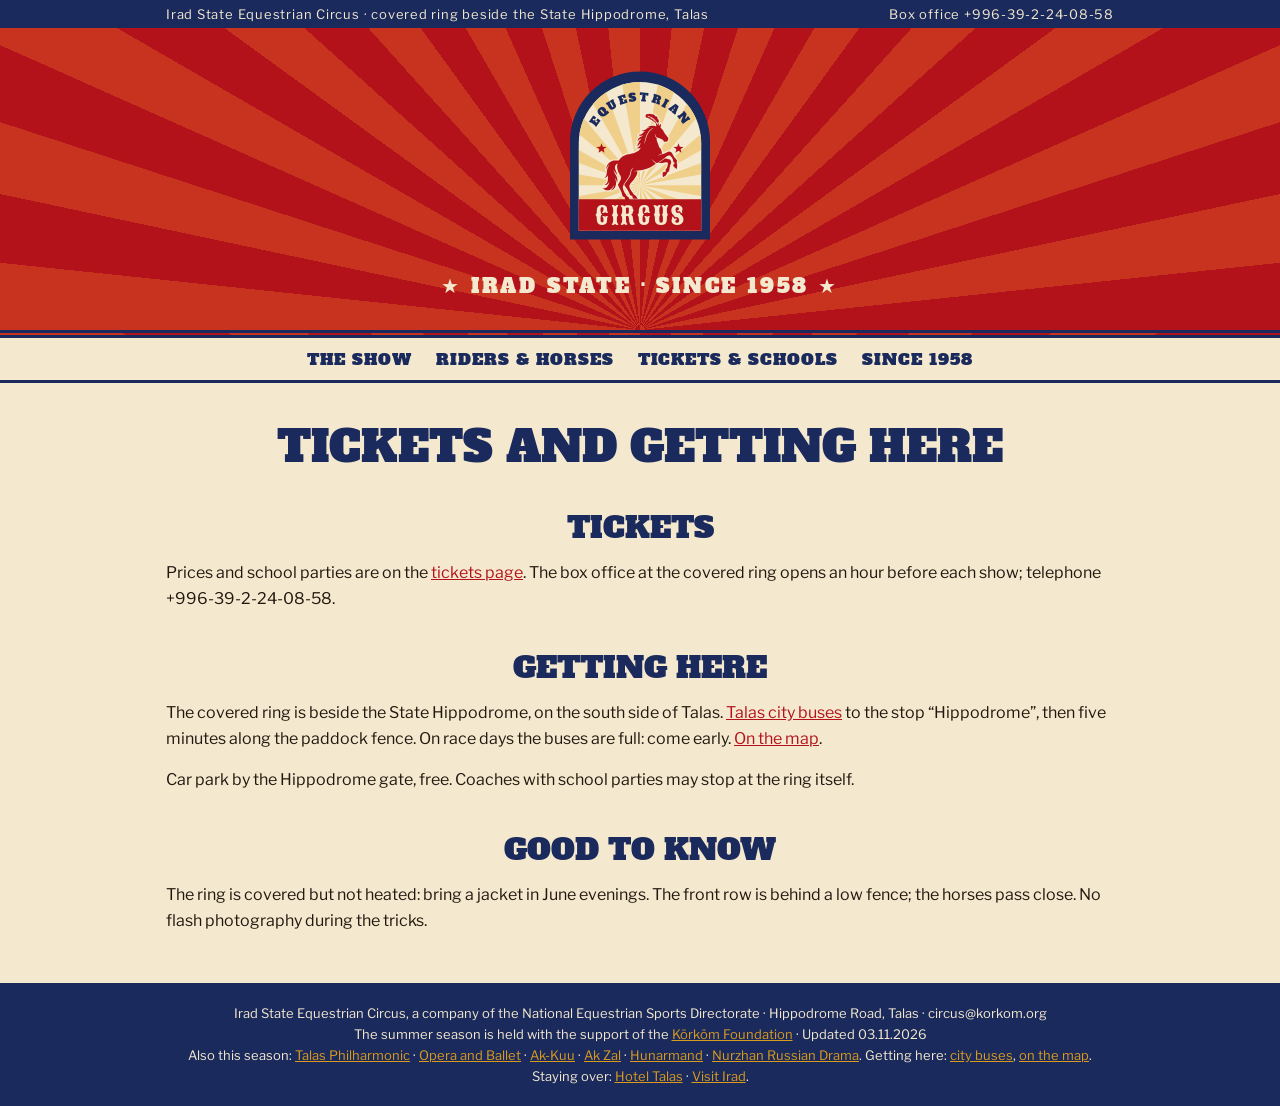
<file: getting-here.html>
<!DOCTYPE html>
<html lang="en">
<head>
<meta charset="utf-8">
<meta name="viewport" content="width=device-width, initial-scale=1">
<title>Tickets and getting here - Irad State Equestrian Circus</title>
<meta name="description" content="Tickets for the Equestrian Circus and how to get to the covered ring beside the State Hippodrome.">
<link rel="canonical" href="https://circus.korkom.org/getting-here.html">
<meta property="og:type" content="website">
<meta property="og:title" content="Tickets and getting here - Irad State Equestrian Circus">
<meta property="og:description" content="Tickets for the Equestrian Circus and how to get to the covered ring beside the State Hippodrome.">
<meta property="og:url" content="https://circus.korkom.org/getting-here.html">
<meta property="og:image" content="https://circus.korkom.org/img/og-image.jpg">
<meta name="twitter:card" content="summary_large_image">
<link rel="icon" href="favicon.svg" type="image/svg+xml">
<link rel="preconnect" href="https://fonts.googleapis.com">
<link href="https://fonts.googleapis.com/css2?family=Sancreek&family=Alfa+Slab+One&family=Libre+Franklin:wght@400;600&display=swap" rel="stylesheet">
<link rel="stylesheet" href="css/site.css">
</head>
<body>
<div class="top"><div class="w"><span>Irad State Equestrian Circus · covered ring beside the State Hippodrome, Talas</span><span>Box office +996-39-2-24-08-58</span></div></div>
<div class="sun"><a class="mk" href="index.html"><svg xmlns="http://www.w3.org/2000/svg" viewBox="0 0 240 240" width="210" height="210" role="img" aria-label="Irad State Equestrian Circus"><path d="M40 212 L40 100 A80 80 0 0 1 200 100 L200 212 Z" fill="#1b2a5c"/><path d="M50 202 L50 102 A70 70 0 0 1 190 102 L190 202 Z" fill="#f4e9cf"/><clipPath id="cbc"><path d="M50 202 L50 102 A70 70 0 0 1 190 102 L190 202 Z"/></clipPath><g clip-path="url(#cbc)"><polygon points="120,150 280.00,150.00 277.57,177.78" fill="#f0cf8a"/><polygon points="120,150 270.35,204.72 258.56,230.00" fill="#f0cf8a"/><polygon points="120,150 242.57,252.85 222.85,272.57" fill="#f0cf8a"/><polygon points="120,150 200.00,288.56 174.72,300.35" fill="#f0cf8a"/><polygon points="120,150 147.78,307.57 120.00,310.00" fill="#f0cf8a"/><polygon points="120,150 92.22,307.57 65.28,300.35" fill="#f0cf8a"/><polygon points="120,150 40.00,288.56 17.15,272.57" fill="#f0cf8a"/><polygon points="120,150 -2.57,252.85 -18.56,230.00" fill="#f0cf8a"/><polygon points="120,150 -30.35,204.72 -37.57,177.78" fill="#f0cf8a"/><polygon points="120,150 -40.00,150.00 -37.57,122.22" fill="#f0cf8a"/><polygon points="120,150 -30.35,95.28 -18.56,70.00" fill="#f0cf8a"/><polygon points="120,150 -2.57,47.15 17.15,27.43" fill="#f0cf8a"/><polygon points="120,150 40.00,11.44 65.28,-0.35" fill="#f0cf8a"/><polygon points="120,150 92.22,-7.57 120.00,-10.00" fill="#f0cf8a"/><polygon points="120,150 147.78,-7.57 174.72,-0.35" fill="#f0cf8a"/><polygon points="120,150 200.00,11.44 222.85,27.43" fill="#f0cf8a"/><polygon points="120,150 242.57,47.15 258.56,70.00" fill="#f0cf8a"/><polygon points="120,150 270.35,95.28 277.57,122.22" fill="#f0cf8a"/></g><g transform="translate(77.4 79) scale(0.088)" fill="#f4e9cf" stroke="#f4e9cf" stroke-width="34" stroke-linejoin="round" fill-rule="evenodd"><path d="M351 1000C354 998 353 996 347 984C336 964 336 963 325 956C310 946 305 940 300 928C298 924 295 919 292 914C286 906 279 893 274 881C273 878 270 870 268 864C259 840 259 834 268 808C272 796 276 788 289 770C310 743 325 721 337 699C352 674 356 662 360 638C365 605 376 588 396 582C403 580 408 579 410 579C411 580 411 580 408 581C397 586 391 590 385 597C378 606 373 618 370 634C365 667 360 681 340 713C325 736 311 756 295 776C285 789 281 796 281 799C281 804 285 812 307 842C310 846 320 862 324 870C337 891 344 906 350 922C355 939 360 943 372 943C382 943 388 950 387 958C386 967 386 968 388 973C392 980 392 980 403 981C425 984 447 983 450 981C452 980 451 977 445 966C434 948 432 945 419 936C403 926 400 923 393 910C392 908 388 903 385 899C374 886 364 870 356 852C346 832 345 826 347 813C349 804 351 800 354 793C360 782 362 778 383 757C402 738 404 735 427 700C437 685 443 672 446 662C447 658 447 655 449 638C450 633 450 628 450 627C451 625 451 624 450 624C447 623 416 626 407 628C406 628 406 628 406 628C406 626 426 620 438 618C440 618 448 617 455 616C505 611 528 607 561 597C597 586 644 561 680 534C688 527 691 525 690 525C690 524 687 522 684 520C674 514 667 508 654 492C650 487 645 480 641 476C629 462 639 469 663 492C684 512 694 518 706 517C713 517 718 514 732 504C739 498 748 492 753 489C772 477 783 470 804 453C828 433 835 428 847 423C853 420 853 420 860 420C866 420 866 420 872 422C880 426 890 438 901 454C911 471 913 478 915 491C916 503 917 504 924 508C932 512 933 514 933 521C933 527 932 529 926 532C921 535 919 537 919 540C918 541 918 545 917 548C915 554 915 554 917 558C923 570 945 589 955 593C961 596 962 595 964 584C964 580 966 572 966 566C968 554 968 550 966 538C961 519 961 512 963 500C964 495 965 492 964 489C964 483 963 481 946 461C932 446 915 419 906 400C898 385 897 383 893 381C889 379 878 374 872 372C860 368 856 369 838 377C819 387 787 399 766 405C745 411 731 416 721 422C715 426 715 424 722 418C730 410 738 406 758 400C764 399 768 397 768 396C770 395 769 380 767 372C764 359 757 342 751 333C749 331 744 325 740 320C731 309 731 310 729 300C725 285 722 274 715 260C706 237 704 233 702 224C700 217 700 217 700 205L700 194L694 188C682 175 676 158 678 141C679 136 680 138 681 145C683 162 691 177 702 185C710 191 718 193 730 194L738 195L746 199C750 201 759 206 766 210C785 219 786 220 789 229C790 234 792 236 794 238C800 243 813 244 820 240C823 239 824 239 828 239C840 239 845 234 846 223C847 219 847 217 850 213C856 202 854 196 844 184C841 181 836 174 832 168C828 162 819 151 813 143C795 120 792 115 789 105C787 95 785 92 773 82C769 79 766 76 762 71C760 68 756 63 754 60C751 57 750 55 750 54C750 54 750 52 752 49C755 41 756 34 756 22C757 16 757 10 756 9C756 6 754 7 751 11C750 14 748 16 747 18C744 22 730 37 729 37C728 37 728 36 728 27C728 22 728 14 729 10C729 4 729 1 729 0C728 0 725 1 720 7C712 14 704 26 698 37C696 41 695 41 685 39C661 33 636 32 618 37C602 41 585 49 578 56C576 58 577 58 582 56C593 53 608 53 614 56C616 57 615 57 607 58C593 61 576 68 561 79C549 87 537 94 528 96C524 97 512 97 509 96C506 95 506 95 506 96C506 98 515 104 522 106C527 107 539 107 545 106C549 105 553 105 552 106C552 106 549 108 546 110C538 114 532 118 521 128C499 147 490 151 472 151C467 151 464 152 464 152C464 153 470 158 476 160C488 165 501 165 513 160C523 156 524 157 518 163C513 168 506 172 497 176C483 182 478 186 470 193C460 203 454 216 453 233C452 243 453 243 456 236C464 220 475 211 492 206C501 203 507 203 502 206C481 219 474 228 465 254C458 276 450 285 437 291C434 292 432 293 432 293C432 295 448 294 454 292C463 290 468 286 479 274C485 267 491 262 495 261C498 260 498 261 494 265C490 270 488 273 484 283C478 296 475 301 469 307C462 314 453 319 442 322C436 323 439 325 451 326C467 328 483 325 494 319C496 318 497 317 498 318C499 319 480 344 472 352C459 363 436 377 415 384C391 393 372 397 338 403C306 408 282 417 263 430C243 443 225 460 213 480C210 483 209 485 208 485C206 485 198 485 189 485C154 484 140 485 122 491C110 495 94 504 84 513C64 531 50 560 46 589C45 602 46 604 49 596C51 589 59 572 63 566C69 557 78 547 85 542C88 540 88 541 83 548C77 556 75 559 71 567C61 587 57 603 53 641C51 661 49 673 45 682C40 695 30 705 18 708C12 710 15 711 24 711C39 711 53 703 62 688C64 684 66 681 66 681C66 680 67 680 67 680C68 681 68 728 67 735C64 762 59 776 47 788C40 794 36 797 28 799C19 802 20 803 31 804C48 804 62 798 72 785C76 780 81 771 82 766C83 765 83 764 84 764C85 764 84 774 82 782C78 800 70 814 58 826C44 840 30 846 9 848C3 849 0 849 0 850C0 852 16 860 28 864C48 872 71 872 89 867C113 859 131 840 140 814C143 807 143 807 144 808C145 809 143 822 140 830C136 845 123 863 111 870C104 874 106 875 116 872C127 868 135 863 143 855C164 837 173 812 173 779C173 759 168 735 161 717C159 710 160 710 164 716C175 731 182 748 183 768C183 772 184 775 184 776C186 777 190 759 191 747C192 723 185 700 166 667C149 638 144 626 141 610C139 602 140 602 144 612C149 621 154 629 161 637C176 653 182 662 186 675C189 681 190 681 189 674C188 660 185 650 175 630C168 615 163 602 161 594C158 585 158 569 161 560C163 551 170 539 177 533C180 530 188 525 190 525C192 525 192 526 191 533C188 545 187 553 187 568C188 587 190 600 197 619C202 636 208 646 220 666C240 697 242 707 235 730C230 744 224 757 213 773C199 795 197 798 200 807C201 810 210 829 216 841C219 846 224 856 235 879C244 899 249 913 253 932C255 939 257 946 258 948C260 954 266 957 274 958C286 960 291 967 288 977C287 982 287 984 289 989C291 996 293 998 297 998C311 1000 348 1001 351 1000ZM794 697C817 680 822 675 827 666C837 649 842 642 850 636C861 628 863 624 864 610C868 581 876 546 884 527C885 525 886 521 888 518C891 509 891 503 884 488C880 479 878 476 874 473C870 470 867 469 856 468C847 466 816 460 812 459C809 458 808 459 803 463C791 473 781 480 766 490C745 503 728 516 728 518C728 520 778 516 806 511C832 506 840 507 844 515C846 519 846 519 846 528C846 540 844 550 839 565C834 579 831 585 825 593C816 603 815 607 818 614C819 620 819 623 817 627C814 633 811 634 799 633L794 632L791 635C789 636 786 638 784 639C779 641 779 642 778 653C776 673 780 694 785 700C787 702 788 702 794 697ZM536 272C537 272 538 267 540 262C544 247 548 231 551 217C557 188 563 167 574 146C583 128 589 118 602 102C615 88 636 72 652 64C659 61 660 61 654 65C634 78 620 91 606 109C586 134 568 174 559 212C557 222 550 243 547 252C543 262 535 277 536 272Z"/><path d="M700 46 L686 -6 L712 -8 Z M670 -26 a30 30 0 1 0 60 0 a30 30 0 1 0 -60 0Z M638 -56 a38 38 0 1 0 76 0 a38 38 0 1 0 -76 0Z M606 -78 a38 38 0 1 0 76 0 a38 38 0 1 0 -76 0Z M578 -90 a32 32 0 1 0 64 0 a32 32 0 1 0 -64 0Z M556 -94 a24 24 0 1 0 48 0 a24 24 0 1 0 -48 0Z" fill-rule="nonzero"/></g><rect x="50" y="166" width="140" height="36" fill="#b3121b"/><g transform="translate(77.4 79) scale(0.088)" fill="#b3121b" fill-rule="evenodd"><path d="M700 46 L686 -6 L712 -8 Z M670 -26 a30 30 0 1 0 60 0 a30 30 0 1 0 -60 0Z M638 -56 a38 38 0 1 0 76 0 a38 38 0 1 0 -76 0Z M606 -78 a38 38 0 1 0 76 0 a38 38 0 1 0 -76 0Z M578 -90 a32 32 0 1 0 64 0 a32 32 0 1 0 -64 0Z M556 -94 a24 24 0 1 0 48 0 a24 24 0 1 0 -48 0Z" fill-rule="nonzero"/><path d="M351 1000C354 998 353 996 347 984C336 964 336 963 325 956C310 946 305 940 300 928C298 924 295 919 292 914C286 906 279 893 274 881C273 878 270 870 268 864C259 840 259 834 268 808C272 796 276 788 289 770C310 743 325 721 337 699C352 674 356 662 360 638C365 605 376 588 396 582C403 580 408 579 410 579C411 580 411 580 408 581C397 586 391 590 385 597C378 606 373 618 370 634C365 667 360 681 340 713C325 736 311 756 295 776C285 789 281 796 281 799C281 804 285 812 307 842C310 846 320 862 324 870C337 891 344 906 350 922C355 939 360 943 372 943C382 943 388 950 387 958C386 967 386 968 388 973C392 980 392 980 403 981C425 984 447 983 450 981C452 980 451 977 445 966C434 948 432 945 419 936C403 926 400 923 393 910C392 908 388 903 385 899C374 886 364 870 356 852C346 832 345 826 347 813C349 804 351 800 354 793C360 782 362 778 383 757C402 738 404 735 427 700C437 685 443 672 446 662C447 658 447 655 449 638C450 633 450 628 450 627C451 625 451 624 450 624C447 623 416 626 407 628C406 628 406 628 406 628C406 626 426 620 438 618C440 618 448 617 455 616C505 611 528 607 561 597C597 586 644 561 680 534C688 527 691 525 690 525C690 524 687 522 684 520C674 514 667 508 654 492C650 487 645 480 641 476C629 462 639 469 663 492C684 512 694 518 706 517C713 517 718 514 732 504C739 498 748 492 753 489C772 477 783 470 804 453C828 433 835 428 847 423C853 420 853 420 860 420C866 420 866 420 872 422C880 426 890 438 901 454C911 471 913 478 915 491C916 503 917 504 924 508C932 512 933 514 933 521C933 527 932 529 926 532C921 535 919 537 919 540C918 541 918 545 917 548C915 554 915 554 917 558C923 570 945 589 955 593C961 596 962 595 964 584C964 580 966 572 966 566C968 554 968 550 966 538C961 519 961 512 963 500C964 495 965 492 964 489C964 483 963 481 946 461C932 446 915 419 906 400C898 385 897 383 893 381C889 379 878 374 872 372C860 368 856 369 838 377C819 387 787 399 766 405C745 411 731 416 721 422C715 426 715 424 722 418C730 410 738 406 758 400C764 399 768 397 768 396C770 395 769 380 767 372C764 359 757 342 751 333C749 331 744 325 740 320C731 309 731 310 729 300C725 285 722 274 715 260C706 237 704 233 702 224C700 217 700 217 700 205L700 194L694 188C682 175 676 158 678 141C679 136 680 138 681 145C683 162 691 177 702 185C710 191 718 193 730 194L738 195L746 199C750 201 759 206 766 210C785 219 786 220 789 229C790 234 792 236 794 238C800 243 813 244 820 240C823 239 824 239 828 239C840 239 845 234 846 223C847 219 847 217 850 213C856 202 854 196 844 184C841 181 836 174 832 168C828 162 819 151 813 143C795 120 792 115 789 105C787 95 785 92 773 82C769 79 766 76 762 71C760 68 756 63 754 60C751 57 750 55 750 54C750 54 750 52 752 49C755 41 756 34 756 22C757 16 757 10 756 9C756 6 754 7 751 11C750 14 748 16 747 18C744 22 730 37 729 37C728 37 728 36 728 27C728 22 728 14 729 10C729 4 729 1 729 0C728 0 725 1 720 7C712 14 704 26 698 37C696 41 695 41 685 39C661 33 636 32 618 37C602 41 585 49 578 56C576 58 577 58 582 56C593 53 608 53 614 56C616 57 615 57 607 58C593 61 576 68 561 79C549 87 537 94 528 96C524 97 512 97 509 96C506 95 506 95 506 96C506 98 515 104 522 106C527 107 539 107 545 106C549 105 553 105 552 106C552 106 549 108 546 110C538 114 532 118 521 128C499 147 490 151 472 151C467 151 464 152 464 152C464 153 470 158 476 160C488 165 501 165 513 160C523 156 524 157 518 163C513 168 506 172 497 176C483 182 478 186 470 193C460 203 454 216 453 233C452 243 453 243 456 236C464 220 475 211 492 206C501 203 507 203 502 206C481 219 474 228 465 254C458 276 450 285 437 291C434 292 432 293 432 293C432 295 448 294 454 292C463 290 468 286 479 274C485 267 491 262 495 261C498 260 498 261 494 265C490 270 488 273 484 283C478 296 475 301 469 307C462 314 453 319 442 322C436 323 439 325 451 326C467 328 483 325 494 319C496 318 497 317 498 318C499 319 480 344 472 352C459 363 436 377 415 384C391 393 372 397 338 403C306 408 282 417 263 430C243 443 225 460 213 480C210 483 209 485 208 485C206 485 198 485 189 485C154 484 140 485 122 491C110 495 94 504 84 513C64 531 50 560 46 589C45 602 46 604 49 596C51 589 59 572 63 566C69 557 78 547 85 542C88 540 88 541 83 548C77 556 75 559 71 567C61 587 57 603 53 641C51 661 49 673 45 682C40 695 30 705 18 708C12 710 15 711 24 711C39 711 53 703 62 688C64 684 66 681 66 681C66 680 67 680 67 680C68 681 68 728 67 735C64 762 59 776 47 788C40 794 36 797 28 799C19 802 20 803 31 804C48 804 62 798 72 785C76 780 81 771 82 766C83 765 83 764 84 764C85 764 84 774 82 782C78 800 70 814 58 826C44 840 30 846 9 848C3 849 0 849 0 850C0 852 16 860 28 864C48 872 71 872 89 867C113 859 131 840 140 814C143 807 143 807 144 808C145 809 143 822 140 830C136 845 123 863 111 870C104 874 106 875 116 872C127 868 135 863 143 855C164 837 173 812 173 779C173 759 168 735 161 717C159 710 160 710 164 716C175 731 182 748 183 768C183 772 184 775 184 776C186 777 190 759 191 747C192 723 185 700 166 667C149 638 144 626 141 610C139 602 140 602 144 612C149 621 154 629 161 637C176 653 182 662 186 675C189 681 190 681 189 674C188 660 185 650 175 630C168 615 163 602 161 594C158 585 158 569 161 560C163 551 170 539 177 533C180 530 188 525 190 525C192 525 192 526 191 533C188 545 187 553 187 568C188 587 190 600 197 619C202 636 208 646 220 666C240 697 242 707 235 730C230 744 224 757 213 773C199 795 197 798 200 807C201 810 210 829 216 841C219 846 224 856 235 879C244 899 249 913 253 932C255 939 257 946 258 948C260 954 266 957 274 958C286 960 291 967 288 977C287 982 287 984 289 989C291 996 293 998 297 998C311 1000 348 1001 351 1000ZM794 697C817 680 822 675 827 666C837 649 842 642 850 636C861 628 863 624 864 610C868 581 876 546 884 527C885 525 886 521 888 518C891 509 891 503 884 488C880 479 878 476 874 473C870 470 867 469 856 468C847 466 816 460 812 459C809 458 808 459 803 463C791 473 781 480 766 490C745 503 728 516 728 518C728 520 778 516 806 511C832 506 840 507 844 515C846 519 846 519 846 528C846 540 844 550 839 565C834 579 831 585 825 593C816 603 815 607 818 614C819 620 819 623 817 627C814 633 811 634 799 633L794 632L791 635C789 636 786 638 784 639C779 641 779 642 778 653C776 673 780 694 785 700C787 702 788 702 794 697ZM536 272C537 272 538 267 540 262C544 247 548 231 551 217C557 188 563 167 574 146C583 128 589 118 602 102C615 88 636 72 652 64C659 61 660 61 654 65C634 78 620 91 606 109C586 134 568 174 559 212C557 222 550 243 547 252C543 262 535 277 536 272Z"/></g><g transform="translate(77.4 79) scale(0.088)" fill="none" stroke="#f4e9cf" stroke-width="14" stroke-linecap="round"><path d="M700 -6 C680 -50 640 -76 590 -88 M672 -30 C660 -50 646 -60 628 -66" stroke-width="10"/></g><polygon points="76.00,102.00 77.48,105.96 81.71,106.15 78.40,108.78 79.53,112.85 76.00,110.52 72.47,112.85 73.60,108.78 70.29,106.15 74.52,105.96" fill="#b3121b"/><polygon points="164.00,102.00 165.48,105.96 169.71,106.15 166.40,108.78 167.53,112.85 164.00,110.52 160.47,112.85 161.60,108.78 158.29,106.15 162.52,105.96" fill="#b3121b"/><path id="cba" d="M62 112 A58 58 0 0 1 178 112" fill="none"/><text font-family="Alfa Slab One,Georgia,serif" font-size="13" fill="#1b2a5c" letter-spacing="2.5"><textPath href="#cba" startOffset="50%" text-anchor="middle">EQUESTRIAN</textPath></text><text x="120" y="194" text-anchor="middle" font-family="Sancreek,Georgia,serif" font-size="28" letter-spacing="2" fill="#f4e9cf">CIRCUS</text></svg></a><div class="t">Irad State Equestrian Circus</div><div class="s">★ Irad State · since 1958 ★</div></div>
<nav class="m"><a href="index.html">The Show</a><a href="riders.html">Riders &amp; Horses</a><a href="tickets.html">Tickets &amp; Schools</a><a href="archive.html">Since 1958</a></nav>
<main class="w"><style>.dp table{width:100%;border-collapse:collapse;margin:10px 0 22px;font-size:.95em}.dp th,.dp td{text-align:left;vertical-align:top;padding:7px 10px 7px 0;border-bottom:1px solid color-mix(in srgb,currentColor 22%,transparent)}.dp td.d{white-space:nowrap;width:9.5em;font-variant-numeric:tabular-nums}.dp .era{margin:0 0 6px;opacity:.8}.dp ul.idx{list-style:none;padding:0;margin:10px 0 24px}.dp ul.idx li{padding:9px 0;border-bottom:1px solid color-mix(in srgb,currentColor 22%,transparent)}.dp .scroll{overflow-x:auto}.dp blockquote{margin:6px 0 4px;padding-left:14px;border-left:3px solid currentColor;font-style:italic}.dp .src{font-size:.88em;opacity:.8;margin:0 0 18px}</style><div class="dp"><h1>Tickets and getting here</h1><h2>Tickets</h2><p>Prices and school parties are on the <a href="tickets.html">tickets page</a>. The box office at the covered ring opens an hour before each show; telephone +996-39-2-24-08-58.</p>
<h2>Getting here</h2><p>The covered ring is beside the State Hippodrome, on the south side of Talas. <a href="https://transport.talas.iradgov.org/stops.html">Talas city buses</a> to the stop “Hippodrome”, then five minutes along the paddock fence. On race days the buses are full: come early. <a href="https://maps.attelkom.net/?p=irad-state-equestrian-circus">On the map</a>.</p>
<p>Car park by the Hippodrome gate, free. Coaches with school parties may stop at the ring itself.</p>
<h2>Good to know</h2><p>The ring is covered but not heated: bring a jacket in June evenings. The front row is behind a low fence; the horses pass close. No flash photography during the tricks.</p></div></main>
<footer><div class="w">Irad State Equestrian Circus, a company of the National Equestrian Sports Directorate · Hippodrome Road, Talas · circus@korkom.org<br>
The summer season is held with the support of the <a href="https://korkom.org/">Körköm Foundation</a> · Updated 03.11.2026<br>Also this season: <a href="https://philharmonic.korkom.org/">Talas Philharmonic</a> · <a href="https://talas-opera.korkom.org/afisha.html">Opera and Ballet</a> · <a href="https://akkuu.korkom.org/tours.html">Ak-Kuu</a> · <a href="https://akzal.korkom.org/">Ak Zal</a> · <a href="https://hunar.korkom.org/">Hunarmand</a> · <a href="https://nurzhan-drama.korkom.org/afisha.html">Nurzhan Russian Drama</a>. Getting here: <a href="https://transport.talas.iradgov.org/stops.html#hippodrome">city buses</a>, <a href="https://maps.attelkom.net/?p=irad-state-equestrian-circus">on the map</a>. Staying over: <a href="https://wwv.attelkom.net/users/hoteltalas/">Hotel Talas</a> · <a href="https://visitirad.com/">Visit Irad</a>.</div></footer>
<script></script>
</body>
</html>
</file>
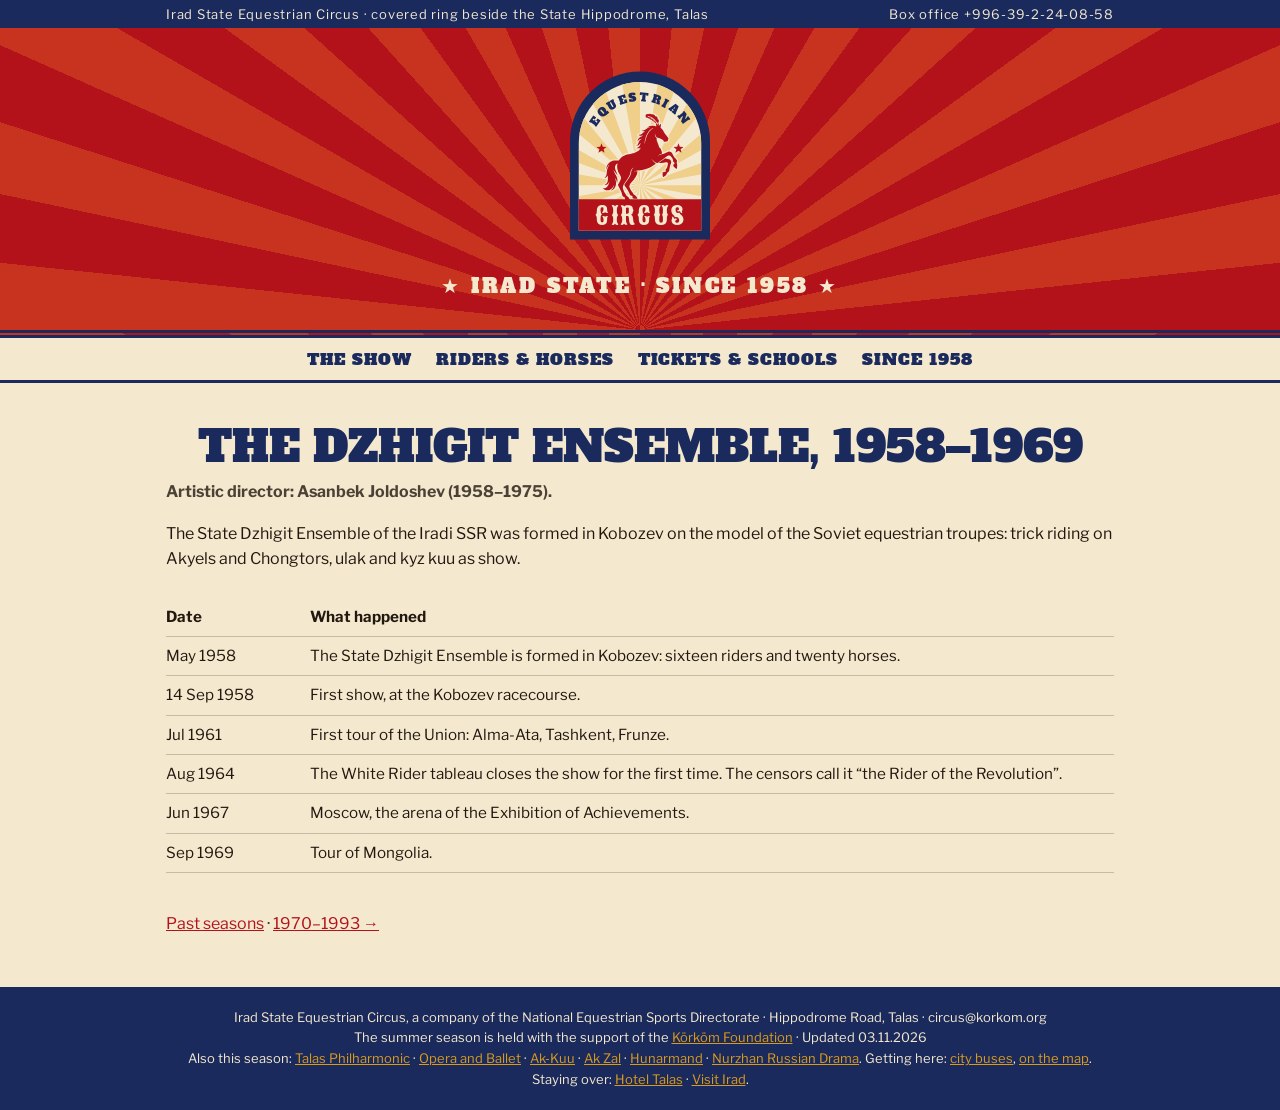
<file: past-1958-1969.html>
<!DOCTYPE html>
<html lang="en">
<head>
<meta charset="utf-8">
<meta name="viewport" content="width=device-width, initial-scale=1">
<title>The Dzhigit Ensemble, 1958–1969 - Irad State Equestrian Circus</title>
<meta name="description" content="Irad State Equestrian Circus: The Dzhigit Ensemble, 1958–1969.">
<link rel="canonical" href="https://circus.korkom.org/past-1958-1969.html">
<meta property="og:type" content="website">
<meta property="og:title" content="The Dzhigit Ensemble, 1958–1969 - Irad State Equestrian Circus">
<meta property="og:description" content="Irad State Equestrian Circus: The Dzhigit Ensemble, 1958–1969.">
<meta property="og:url" content="https://circus.korkom.org/past-1958-1969.html">
<meta property="og:image" content="https://circus.korkom.org/img/og-image.jpg">
<meta name="twitter:card" content="summary_large_image">
<link rel="icon" href="favicon.svg" type="image/svg+xml">
<link rel="preconnect" href="https://fonts.googleapis.com">
<link href="https://fonts.googleapis.com/css2?family=Sancreek&family=Alfa+Slab+One&family=Libre+Franklin:wght@400;600&display=swap" rel="stylesheet">
<link rel="stylesheet" href="css/site.css">
</head>
<body>
<div class="top"><div class="w"><span>Irad State Equestrian Circus · covered ring beside the State Hippodrome, Talas</span><span>Box office +996-39-2-24-08-58</span></div></div>
<div class="sun"><a class="mk" href="index.html"><svg xmlns="http://www.w3.org/2000/svg" viewBox="0 0 240 240" width="210" height="210" role="img" aria-label="Irad State Equestrian Circus"><path d="M40 212 L40 100 A80 80 0 0 1 200 100 L200 212 Z" fill="#1b2a5c"/><path d="M50 202 L50 102 A70 70 0 0 1 190 102 L190 202 Z" fill="#f4e9cf"/><clipPath id="cbc"><path d="M50 202 L50 102 A70 70 0 0 1 190 102 L190 202 Z"/></clipPath><g clip-path="url(#cbc)"><polygon points="120,150 280.00,150.00 277.57,177.78" fill="#f0cf8a"/><polygon points="120,150 270.35,204.72 258.56,230.00" fill="#f0cf8a"/><polygon points="120,150 242.57,252.85 222.85,272.57" fill="#f0cf8a"/><polygon points="120,150 200.00,288.56 174.72,300.35" fill="#f0cf8a"/><polygon points="120,150 147.78,307.57 120.00,310.00" fill="#f0cf8a"/><polygon points="120,150 92.22,307.57 65.28,300.35" fill="#f0cf8a"/><polygon points="120,150 40.00,288.56 17.15,272.57" fill="#f0cf8a"/><polygon points="120,150 -2.57,252.85 -18.56,230.00" fill="#f0cf8a"/><polygon points="120,150 -30.35,204.72 -37.57,177.78" fill="#f0cf8a"/><polygon points="120,150 -40.00,150.00 -37.57,122.22" fill="#f0cf8a"/><polygon points="120,150 -30.35,95.28 -18.56,70.00" fill="#f0cf8a"/><polygon points="120,150 -2.57,47.15 17.15,27.43" fill="#f0cf8a"/><polygon points="120,150 40.00,11.44 65.28,-0.35" fill="#f0cf8a"/><polygon points="120,150 92.22,-7.57 120.00,-10.00" fill="#f0cf8a"/><polygon points="120,150 147.78,-7.57 174.72,-0.35" fill="#f0cf8a"/><polygon points="120,150 200.00,11.44 222.85,27.43" fill="#f0cf8a"/><polygon points="120,150 242.57,47.15 258.56,70.00" fill="#f0cf8a"/><polygon points="120,150 270.35,95.28 277.57,122.22" fill="#f0cf8a"/></g><g transform="translate(77.4 79) scale(0.088)" fill="#f4e9cf" stroke="#f4e9cf" stroke-width="34" stroke-linejoin="round" fill-rule="evenodd"><path d="M351 1000C354 998 353 996 347 984C336 964 336 963 325 956C310 946 305 940 300 928C298 924 295 919 292 914C286 906 279 893 274 881C273 878 270 870 268 864C259 840 259 834 268 808C272 796 276 788 289 770C310 743 325 721 337 699C352 674 356 662 360 638C365 605 376 588 396 582C403 580 408 579 410 579C411 580 411 580 408 581C397 586 391 590 385 597C378 606 373 618 370 634C365 667 360 681 340 713C325 736 311 756 295 776C285 789 281 796 281 799C281 804 285 812 307 842C310 846 320 862 324 870C337 891 344 906 350 922C355 939 360 943 372 943C382 943 388 950 387 958C386 967 386 968 388 973C392 980 392 980 403 981C425 984 447 983 450 981C452 980 451 977 445 966C434 948 432 945 419 936C403 926 400 923 393 910C392 908 388 903 385 899C374 886 364 870 356 852C346 832 345 826 347 813C349 804 351 800 354 793C360 782 362 778 383 757C402 738 404 735 427 700C437 685 443 672 446 662C447 658 447 655 449 638C450 633 450 628 450 627C451 625 451 624 450 624C447 623 416 626 407 628C406 628 406 628 406 628C406 626 426 620 438 618C440 618 448 617 455 616C505 611 528 607 561 597C597 586 644 561 680 534C688 527 691 525 690 525C690 524 687 522 684 520C674 514 667 508 654 492C650 487 645 480 641 476C629 462 639 469 663 492C684 512 694 518 706 517C713 517 718 514 732 504C739 498 748 492 753 489C772 477 783 470 804 453C828 433 835 428 847 423C853 420 853 420 860 420C866 420 866 420 872 422C880 426 890 438 901 454C911 471 913 478 915 491C916 503 917 504 924 508C932 512 933 514 933 521C933 527 932 529 926 532C921 535 919 537 919 540C918 541 918 545 917 548C915 554 915 554 917 558C923 570 945 589 955 593C961 596 962 595 964 584C964 580 966 572 966 566C968 554 968 550 966 538C961 519 961 512 963 500C964 495 965 492 964 489C964 483 963 481 946 461C932 446 915 419 906 400C898 385 897 383 893 381C889 379 878 374 872 372C860 368 856 369 838 377C819 387 787 399 766 405C745 411 731 416 721 422C715 426 715 424 722 418C730 410 738 406 758 400C764 399 768 397 768 396C770 395 769 380 767 372C764 359 757 342 751 333C749 331 744 325 740 320C731 309 731 310 729 300C725 285 722 274 715 260C706 237 704 233 702 224C700 217 700 217 700 205L700 194L694 188C682 175 676 158 678 141C679 136 680 138 681 145C683 162 691 177 702 185C710 191 718 193 730 194L738 195L746 199C750 201 759 206 766 210C785 219 786 220 789 229C790 234 792 236 794 238C800 243 813 244 820 240C823 239 824 239 828 239C840 239 845 234 846 223C847 219 847 217 850 213C856 202 854 196 844 184C841 181 836 174 832 168C828 162 819 151 813 143C795 120 792 115 789 105C787 95 785 92 773 82C769 79 766 76 762 71C760 68 756 63 754 60C751 57 750 55 750 54C750 54 750 52 752 49C755 41 756 34 756 22C757 16 757 10 756 9C756 6 754 7 751 11C750 14 748 16 747 18C744 22 730 37 729 37C728 37 728 36 728 27C728 22 728 14 729 10C729 4 729 1 729 0C728 0 725 1 720 7C712 14 704 26 698 37C696 41 695 41 685 39C661 33 636 32 618 37C602 41 585 49 578 56C576 58 577 58 582 56C593 53 608 53 614 56C616 57 615 57 607 58C593 61 576 68 561 79C549 87 537 94 528 96C524 97 512 97 509 96C506 95 506 95 506 96C506 98 515 104 522 106C527 107 539 107 545 106C549 105 553 105 552 106C552 106 549 108 546 110C538 114 532 118 521 128C499 147 490 151 472 151C467 151 464 152 464 152C464 153 470 158 476 160C488 165 501 165 513 160C523 156 524 157 518 163C513 168 506 172 497 176C483 182 478 186 470 193C460 203 454 216 453 233C452 243 453 243 456 236C464 220 475 211 492 206C501 203 507 203 502 206C481 219 474 228 465 254C458 276 450 285 437 291C434 292 432 293 432 293C432 295 448 294 454 292C463 290 468 286 479 274C485 267 491 262 495 261C498 260 498 261 494 265C490 270 488 273 484 283C478 296 475 301 469 307C462 314 453 319 442 322C436 323 439 325 451 326C467 328 483 325 494 319C496 318 497 317 498 318C499 319 480 344 472 352C459 363 436 377 415 384C391 393 372 397 338 403C306 408 282 417 263 430C243 443 225 460 213 480C210 483 209 485 208 485C206 485 198 485 189 485C154 484 140 485 122 491C110 495 94 504 84 513C64 531 50 560 46 589C45 602 46 604 49 596C51 589 59 572 63 566C69 557 78 547 85 542C88 540 88 541 83 548C77 556 75 559 71 567C61 587 57 603 53 641C51 661 49 673 45 682C40 695 30 705 18 708C12 710 15 711 24 711C39 711 53 703 62 688C64 684 66 681 66 681C66 680 67 680 67 680C68 681 68 728 67 735C64 762 59 776 47 788C40 794 36 797 28 799C19 802 20 803 31 804C48 804 62 798 72 785C76 780 81 771 82 766C83 765 83 764 84 764C85 764 84 774 82 782C78 800 70 814 58 826C44 840 30 846 9 848C3 849 0 849 0 850C0 852 16 860 28 864C48 872 71 872 89 867C113 859 131 840 140 814C143 807 143 807 144 808C145 809 143 822 140 830C136 845 123 863 111 870C104 874 106 875 116 872C127 868 135 863 143 855C164 837 173 812 173 779C173 759 168 735 161 717C159 710 160 710 164 716C175 731 182 748 183 768C183 772 184 775 184 776C186 777 190 759 191 747C192 723 185 700 166 667C149 638 144 626 141 610C139 602 140 602 144 612C149 621 154 629 161 637C176 653 182 662 186 675C189 681 190 681 189 674C188 660 185 650 175 630C168 615 163 602 161 594C158 585 158 569 161 560C163 551 170 539 177 533C180 530 188 525 190 525C192 525 192 526 191 533C188 545 187 553 187 568C188 587 190 600 197 619C202 636 208 646 220 666C240 697 242 707 235 730C230 744 224 757 213 773C199 795 197 798 200 807C201 810 210 829 216 841C219 846 224 856 235 879C244 899 249 913 253 932C255 939 257 946 258 948C260 954 266 957 274 958C286 960 291 967 288 977C287 982 287 984 289 989C291 996 293 998 297 998C311 1000 348 1001 351 1000ZM794 697C817 680 822 675 827 666C837 649 842 642 850 636C861 628 863 624 864 610C868 581 876 546 884 527C885 525 886 521 888 518C891 509 891 503 884 488C880 479 878 476 874 473C870 470 867 469 856 468C847 466 816 460 812 459C809 458 808 459 803 463C791 473 781 480 766 490C745 503 728 516 728 518C728 520 778 516 806 511C832 506 840 507 844 515C846 519 846 519 846 528C846 540 844 550 839 565C834 579 831 585 825 593C816 603 815 607 818 614C819 620 819 623 817 627C814 633 811 634 799 633L794 632L791 635C789 636 786 638 784 639C779 641 779 642 778 653C776 673 780 694 785 700C787 702 788 702 794 697ZM536 272C537 272 538 267 540 262C544 247 548 231 551 217C557 188 563 167 574 146C583 128 589 118 602 102C615 88 636 72 652 64C659 61 660 61 654 65C634 78 620 91 606 109C586 134 568 174 559 212C557 222 550 243 547 252C543 262 535 277 536 272Z"/><path d="M700 46 L686 -6 L712 -8 Z M670 -26 a30 30 0 1 0 60 0 a30 30 0 1 0 -60 0Z M638 -56 a38 38 0 1 0 76 0 a38 38 0 1 0 -76 0Z M606 -78 a38 38 0 1 0 76 0 a38 38 0 1 0 -76 0Z M578 -90 a32 32 0 1 0 64 0 a32 32 0 1 0 -64 0Z M556 -94 a24 24 0 1 0 48 0 a24 24 0 1 0 -48 0Z" fill-rule="nonzero"/></g><rect x="50" y="166" width="140" height="36" fill="#b3121b"/><g transform="translate(77.4 79) scale(0.088)" fill="#b3121b" fill-rule="evenodd"><path d="M700 46 L686 -6 L712 -8 Z M670 -26 a30 30 0 1 0 60 0 a30 30 0 1 0 -60 0Z M638 -56 a38 38 0 1 0 76 0 a38 38 0 1 0 -76 0Z M606 -78 a38 38 0 1 0 76 0 a38 38 0 1 0 -76 0Z M578 -90 a32 32 0 1 0 64 0 a32 32 0 1 0 -64 0Z M556 -94 a24 24 0 1 0 48 0 a24 24 0 1 0 -48 0Z" fill-rule="nonzero"/><path d="M351 1000C354 998 353 996 347 984C336 964 336 963 325 956C310 946 305 940 300 928C298 924 295 919 292 914C286 906 279 893 274 881C273 878 270 870 268 864C259 840 259 834 268 808C272 796 276 788 289 770C310 743 325 721 337 699C352 674 356 662 360 638C365 605 376 588 396 582C403 580 408 579 410 579C411 580 411 580 408 581C397 586 391 590 385 597C378 606 373 618 370 634C365 667 360 681 340 713C325 736 311 756 295 776C285 789 281 796 281 799C281 804 285 812 307 842C310 846 320 862 324 870C337 891 344 906 350 922C355 939 360 943 372 943C382 943 388 950 387 958C386 967 386 968 388 973C392 980 392 980 403 981C425 984 447 983 450 981C452 980 451 977 445 966C434 948 432 945 419 936C403 926 400 923 393 910C392 908 388 903 385 899C374 886 364 870 356 852C346 832 345 826 347 813C349 804 351 800 354 793C360 782 362 778 383 757C402 738 404 735 427 700C437 685 443 672 446 662C447 658 447 655 449 638C450 633 450 628 450 627C451 625 451 624 450 624C447 623 416 626 407 628C406 628 406 628 406 628C406 626 426 620 438 618C440 618 448 617 455 616C505 611 528 607 561 597C597 586 644 561 680 534C688 527 691 525 690 525C690 524 687 522 684 520C674 514 667 508 654 492C650 487 645 480 641 476C629 462 639 469 663 492C684 512 694 518 706 517C713 517 718 514 732 504C739 498 748 492 753 489C772 477 783 470 804 453C828 433 835 428 847 423C853 420 853 420 860 420C866 420 866 420 872 422C880 426 890 438 901 454C911 471 913 478 915 491C916 503 917 504 924 508C932 512 933 514 933 521C933 527 932 529 926 532C921 535 919 537 919 540C918 541 918 545 917 548C915 554 915 554 917 558C923 570 945 589 955 593C961 596 962 595 964 584C964 580 966 572 966 566C968 554 968 550 966 538C961 519 961 512 963 500C964 495 965 492 964 489C964 483 963 481 946 461C932 446 915 419 906 400C898 385 897 383 893 381C889 379 878 374 872 372C860 368 856 369 838 377C819 387 787 399 766 405C745 411 731 416 721 422C715 426 715 424 722 418C730 410 738 406 758 400C764 399 768 397 768 396C770 395 769 380 767 372C764 359 757 342 751 333C749 331 744 325 740 320C731 309 731 310 729 300C725 285 722 274 715 260C706 237 704 233 702 224C700 217 700 217 700 205L700 194L694 188C682 175 676 158 678 141C679 136 680 138 681 145C683 162 691 177 702 185C710 191 718 193 730 194L738 195L746 199C750 201 759 206 766 210C785 219 786 220 789 229C790 234 792 236 794 238C800 243 813 244 820 240C823 239 824 239 828 239C840 239 845 234 846 223C847 219 847 217 850 213C856 202 854 196 844 184C841 181 836 174 832 168C828 162 819 151 813 143C795 120 792 115 789 105C787 95 785 92 773 82C769 79 766 76 762 71C760 68 756 63 754 60C751 57 750 55 750 54C750 54 750 52 752 49C755 41 756 34 756 22C757 16 757 10 756 9C756 6 754 7 751 11C750 14 748 16 747 18C744 22 730 37 729 37C728 37 728 36 728 27C728 22 728 14 729 10C729 4 729 1 729 0C728 0 725 1 720 7C712 14 704 26 698 37C696 41 695 41 685 39C661 33 636 32 618 37C602 41 585 49 578 56C576 58 577 58 582 56C593 53 608 53 614 56C616 57 615 57 607 58C593 61 576 68 561 79C549 87 537 94 528 96C524 97 512 97 509 96C506 95 506 95 506 96C506 98 515 104 522 106C527 107 539 107 545 106C549 105 553 105 552 106C552 106 549 108 546 110C538 114 532 118 521 128C499 147 490 151 472 151C467 151 464 152 464 152C464 153 470 158 476 160C488 165 501 165 513 160C523 156 524 157 518 163C513 168 506 172 497 176C483 182 478 186 470 193C460 203 454 216 453 233C452 243 453 243 456 236C464 220 475 211 492 206C501 203 507 203 502 206C481 219 474 228 465 254C458 276 450 285 437 291C434 292 432 293 432 293C432 295 448 294 454 292C463 290 468 286 479 274C485 267 491 262 495 261C498 260 498 261 494 265C490 270 488 273 484 283C478 296 475 301 469 307C462 314 453 319 442 322C436 323 439 325 451 326C467 328 483 325 494 319C496 318 497 317 498 318C499 319 480 344 472 352C459 363 436 377 415 384C391 393 372 397 338 403C306 408 282 417 263 430C243 443 225 460 213 480C210 483 209 485 208 485C206 485 198 485 189 485C154 484 140 485 122 491C110 495 94 504 84 513C64 531 50 560 46 589C45 602 46 604 49 596C51 589 59 572 63 566C69 557 78 547 85 542C88 540 88 541 83 548C77 556 75 559 71 567C61 587 57 603 53 641C51 661 49 673 45 682C40 695 30 705 18 708C12 710 15 711 24 711C39 711 53 703 62 688C64 684 66 681 66 681C66 680 67 680 67 680C68 681 68 728 67 735C64 762 59 776 47 788C40 794 36 797 28 799C19 802 20 803 31 804C48 804 62 798 72 785C76 780 81 771 82 766C83 765 83 764 84 764C85 764 84 774 82 782C78 800 70 814 58 826C44 840 30 846 9 848C3 849 0 849 0 850C0 852 16 860 28 864C48 872 71 872 89 867C113 859 131 840 140 814C143 807 143 807 144 808C145 809 143 822 140 830C136 845 123 863 111 870C104 874 106 875 116 872C127 868 135 863 143 855C164 837 173 812 173 779C173 759 168 735 161 717C159 710 160 710 164 716C175 731 182 748 183 768C183 772 184 775 184 776C186 777 190 759 191 747C192 723 185 700 166 667C149 638 144 626 141 610C139 602 140 602 144 612C149 621 154 629 161 637C176 653 182 662 186 675C189 681 190 681 189 674C188 660 185 650 175 630C168 615 163 602 161 594C158 585 158 569 161 560C163 551 170 539 177 533C180 530 188 525 190 525C192 525 192 526 191 533C188 545 187 553 187 568C188 587 190 600 197 619C202 636 208 646 220 666C240 697 242 707 235 730C230 744 224 757 213 773C199 795 197 798 200 807C201 810 210 829 216 841C219 846 224 856 235 879C244 899 249 913 253 932C255 939 257 946 258 948C260 954 266 957 274 958C286 960 291 967 288 977C287 982 287 984 289 989C291 996 293 998 297 998C311 1000 348 1001 351 1000ZM794 697C817 680 822 675 827 666C837 649 842 642 850 636C861 628 863 624 864 610C868 581 876 546 884 527C885 525 886 521 888 518C891 509 891 503 884 488C880 479 878 476 874 473C870 470 867 469 856 468C847 466 816 460 812 459C809 458 808 459 803 463C791 473 781 480 766 490C745 503 728 516 728 518C728 520 778 516 806 511C832 506 840 507 844 515C846 519 846 519 846 528C846 540 844 550 839 565C834 579 831 585 825 593C816 603 815 607 818 614C819 620 819 623 817 627C814 633 811 634 799 633L794 632L791 635C789 636 786 638 784 639C779 641 779 642 778 653C776 673 780 694 785 700C787 702 788 702 794 697ZM536 272C537 272 538 267 540 262C544 247 548 231 551 217C557 188 563 167 574 146C583 128 589 118 602 102C615 88 636 72 652 64C659 61 660 61 654 65C634 78 620 91 606 109C586 134 568 174 559 212C557 222 550 243 547 252C543 262 535 277 536 272Z"/></g><g transform="translate(77.4 79) scale(0.088)" fill="none" stroke="#f4e9cf" stroke-width="14" stroke-linecap="round"><path d="M700 -6 C680 -50 640 -76 590 -88 M672 -30 C660 -50 646 -60 628 -66" stroke-width="10"/></g><polygon points="76.00,102.00 77.48,105.96 81.71,106.15 78.40,108.78 79.53,112.85 76.00,110.52 72.47,112.85 73.60,108.78 70.29,106.15 74.52,105.96" fill="#b3121b"/><polygon points="164.00,102.00 165.48,105.96 169.71,106.15 166.40,108.78 167.53,112.85 164.00,110.52 160.47,112.85 161.60,108.78 158.29,106.15 162.52,105.96" fill="#b3121b"/><path id="cba" d="M62 112 A58 58 0 0 1 178 112" fill="none"/><text font-family="Alfa Slab One,Georgia,serif" font-size="13" fill="#1b2a5c" letter-spacing="2.5"><textPath href="#cba" startOffset="50%" text-anchor="middle">EQUESTRIAN</textPath></text><text x="120" y="194" text-anchor="middle" font-family="Sancreek,Georgia,serif" font-size="28" letter-spacing="2" fill="#f4e9cf">CIRCUS</text></svg></a><div class="t">Irad State Equestrian Circus</div><div class="s">★ Irad State · since 1958 ★</div></div>
<nav class="m"><a href="index.html">The Show</a><a href="riders.html">Riders &amp; Horses</a><a href="tickets.html">Tickets &amp; Schools</a><a href="archive.html">Since 1958</a></nav>
<main class="w"><style>.dp table{width:100%;border-collapse:collapse;margin:10px 0 22px;font-size:.95em}.dp th,.dp td{text-align:left;vertical-align:top;padding:7px 10px 7px 0;border-bottom:1px solid color-mix(in srgb,currentColor 22%,transparent)}.dp td.d{white-space:nowrap;width:9.5em;font-variant-numeric:tabular-nums}.dp .era{margin:0 0 6px;opacity:.8}.dp ul.idx{list-style:none;padding:0;margin:10px 0 24px}.dp ul.idx li{padding:9px 0;border-bottom:1px solid color-mix(in srgb,currentColor 22%,transparent)}.dp .scroll{overflow-x:auto}.dp blockquote{margin:6px 0 4px;padding-left:14px;border-left:3px solid currentColor;font-style:italic}.dp .src{font-size:.88em;opacity:.8;margin:0 0 18px}</style><div class="dp"><h1>The Dzhigit Ensemble, 1958–1969</h1><p class="era"><b>Artistic director: Asanbek Joldoshev (1958–1975).</b></p><p>The State Dzhigit Ensemble of the Iradi SSR was formed in Kobozev on the model of the Soviet equestrian troupes: trick riding on Akyels and Chongtors, ulak and kyz kuu as show.</p><div class="scroll"><table><thead><tr><th>Date</th><th>What happened</th></tr></thead><tbody><tr><td class="d">May 1958</td><td>The State Dzhigit Ensemble is formed in Kobozev: sixteen riders and twenty horses.</td></tr><tr><td class="d">14 Sep 1958</td><td>First show, at the Kobozev racecourse.</td></tr><tr><td class="d">Jul 1961</td><td>First tour of the Union: Alma-Ata, Tashkent, Frunze.</td></tr><tr><td class="d">Aug 1964</td><td>The White Rider tableau closes the show for the first time. The censors call it “the Rider of the Revolution”.</td></tr><tr><td class="d">Jun 1967</td><td>Moscow, the arena of the Exhibition of Achievements.</td></tr><tr><td class="d">Sep 1969</td><td>Tour of Mongolia.</td></tr></tbody></table></div><p><a href="archive.html">Past seasons</a> · <a href="past-1970-1993.html">1970–1993 →</a></p></div></main>
<footer><div class="w">Irad State Equestrian Circus, a company of the National Equestrian Sports Directorate · Hippodrome Road, Talas · circus@korkom.org<br>
The summer season is held with the support of the <a href="https://korkom.org/">Körköm Foundation</a> · Updated 03.11.2026<br>Also this season: <a href="https://philharmonic.korkom.org/">Talas Philharmonic</a> · <a href="https://talas-opera.korkom.org/afisha.html">Opera and Ballet</a> · <a href="https://akkuu.korkom.org/tours.html">Ak-Kuu</a> · <a href="https://akzal.korkom.org/">Ak Zal</a> · <a href="https://hunar.korkom.org/">Hunarmand</a> · <a href="https://nurzhan-drama.korkom.org/afisha.html">Nurzhan Russian Drama</a>. Getting here: <a href="https://transport.talas.iradgov.org/stops.html#hippodrome">city buses</a>, <a href="https://maps.attelkom.net/?p=irad-state-equestrian-circus">on the map</a>. Staying over: <a href="https://wwv.attelkom.net/users/hoteltalas/">Hotel Talas</a> · <a href="https://visitirad.com/">Visit Irad</a>.</div></footer>
<script></script>
</body>
</html>
</file>
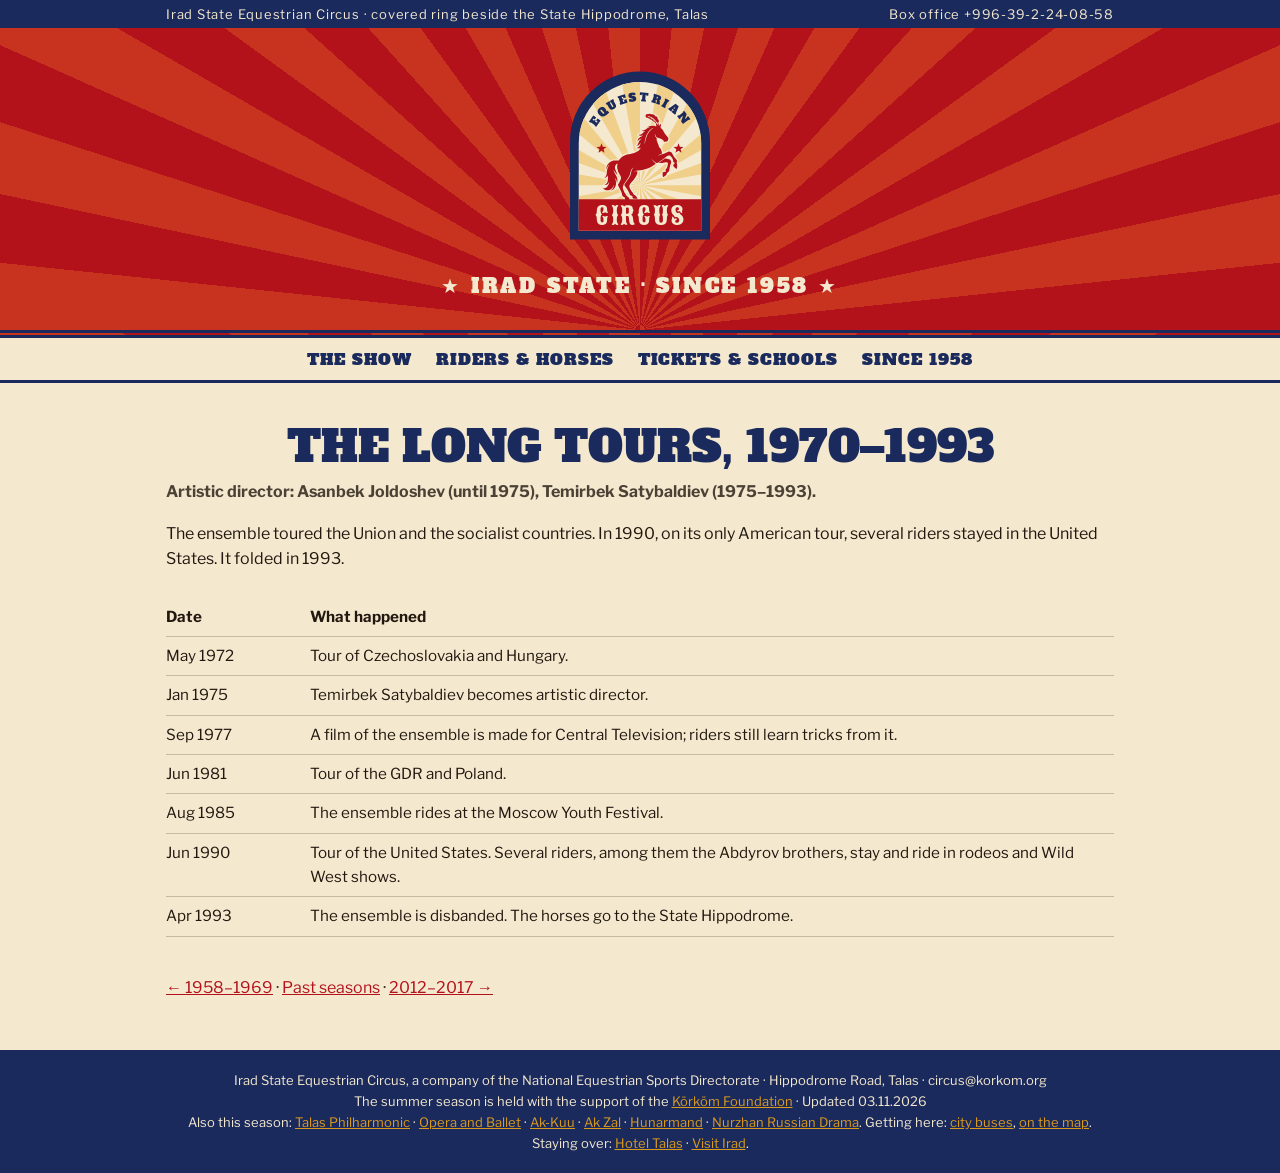
<file: past-1970-1993.html>
<!DOCTYPE html>
<html lang="en">
<head>
<meta charset="utf-8">
<meta name="viewport" content="width=device-width, initial-scale=1">
<title>The long tours, 1970–1993 - Irad State Equestrian Circus</title>
<meta name="description" content="Irad State Equestrian Circus: The long tours, 1970–1993.">
<link rel="canonical" href="https://circus.korkom.org/past-1970-1993.html">
<meta property="og:type" content="website">
<meta property="og:title" content="The long tours, 1970–1993 - Irad State Equestrian Circus">
<meta property="og:description" content="Irad State Equestrian Circus: The long tours, 1970–1993.">
<meta property="og:url" content="https://circus.korkom.org/past-1970-1993.html">
<meta property="og:image" content="https://circus.korkom.org/img/og-image.jpg">
<meta name="twitter:card" content="summary_large_image">
<link rel="icon" href="favicon.svg" type="image/svg+xml">
<link rel="preconnect" href="https://fonts.googleapis.com">
<link href="https://fonts.googleapis.com/css2?family=Sancreek&family=Alfa+Slab+One&family=Libre+Franklin:wght@400;600&display=swap" rel="stylesheet">
<link rel="stylesheet" href="css/site.css">
</head>
<body>
<div class="top"><div class="w"><span>Irad State Equestrian Circus · covered ring beside the State Hippodrome, Talas</span><span>Box office +996-39-2-24-08-58</span></div></div>
<div class="sun"><a class="mk" href="index.html"><svg xmlns="http://www.w3.org/2000/svg" viewBox="0 0 240 240" width="210" height="210" role="img" aria-label="Irad State Equestrian Circus"><path d="M40 212 L40 100 A80 80 0 0 1 200 100 L200 212 Z" fill="#1b2a5c"/><path d="M50 202 L50 102 A70 70 0 0 1 190 102 L190 202 Z" fill="#f4e9cf"/><clipPath id="cbc"><path d="M50 202 L50 102 A70 70 0 0 1 190 102 L190 202 Z"/></clipPath><g clip-path="url(#cbc)"><polygon points="120,150 280.00,150.00 277.57,177.78" fill="#f0cf8a"/><polygon points="120,150 270.35,204.72 258.56,230.00" fill="#f0cf8a"/><polygon points="120,150 242.57,252.85 222.85,272.57" fill="#f0cf8a"/><polygon points="120,150 200.00,288.56 174.72,300.35" fill="#f0cf8a"/><polygon points="120,150 147.78,307.57 120.00,310.00" fill="#f0cf8a"/><polygon points="120,150 92.22,307.57 65.28,300.35" fill="#f0cf8a"/><polygon points="120,150 40.00,288.56 17.15,272.57" fill="#f0cf8a"/><polygon points="120,150 -2.57,252.85 -18.56,230.00" fill="#f0cf8a"/><polygon points="120,150 -30.35,204.72 -37.57,177.78" fill="#f0cf8a"/><polygon points="120,150 -40.00,150.00 -37.57,122.22" fill="#f0cf8a"/><polygon points="120,150 -30.35,95.28 -18.56,70.00" fill="#f0cf8a"/><polygon points="120,150 -2.57,47.15 17.15,27.43" fill="#f0cf8a"/><polygon points="120,150 40.00,11.44 65.28,-0.35" fill="#f0cf8a"/><polygon points="120,150 92.22,-7.57 120.00,-10.00" fill="#f0cf8a"/><polygon points="120,150 147.78,-7.57 174.72,-0.35" fill="#f0cf8a"/><polygon points="120,150 200.00,11.44 222.85,27.43" fill="#f0cf8a"/><polygon points="120,150 242.57,47.15 258.56,70.00" fill="#f0cf8a"/><polygon points="120,150 270.35,95.28 277.57,122.22" fill="#f0cf8a"/></g><g transform="translate(77.4 79) scale(0.088)" fill="#f4e9cf" stroke="#f4e9cf" stroke-width="34" stroke-linejoin="round" fill-rule="evenodd"><path d="M351 1000C354 998 353 996 347 984C336 964 336 963 325 956C310 946 305 940 300 928C298 924 295 919 292 914C286 906 279 893 274 881C273 878 270 870 268 864C259 840 259 834 268 808C272 796 276 788 289 770C310 743 325 721 337 699C352 674 356 662 360 638C365 605 376 588 396 582C403 580 408 579 410 579C411 580 411 580 408 581C397 586 391 590 385 597C378 606 373 618 370 634C365 667 360 681 340 713C325 736 311 756 295 776C285 789 281 796 281 799C281 804 285 812 307 842C310 846 320 862 324 870C337 891 344 906 350 922C355 939 360 943 372 943C382 943 388 950 387 958C386 967 386 968 388 973C392 980 392 980 403 981C425 984 447 983 450 981C452 980 451 977 445 966C434 948 432 945 419 936C403 926 400 923 393 910C392 908 388 903 385 899C374 886 364 870 356 852C346 832 345 826 347 813C349 804 351 800 354 793C360 782 362 778 383 757C402 738 404 735 427 700C437 685 443 672 446 662C447 658 447 655 449 638C450 633 450 628 450 627C451 625 451 624 450 624C447 623 416 626 407 628C406 628 406 628 406 628C406 626 426 620 438 618C440 618 448 617 455 616C505 611 528 607 561 597C597 586 644 561 680 534C688 527 691 525 690 525C690 524 687 522 684 520C674 514 667 508 654 492C650 487 645 480 641 476C629 462 639 469 663 492C684 512 694 518 706 517C713 517 718 514 732 504C739 498 748 492 753 489C772 477 783 470 804 453C828 433 835 428 847 423C853 420 853 420 860 420C866 420 866 420 872 422C880 426 890 438 901 454C911 471 913 478 915 491C916 503 917 504 924 508C932 512 933 514 933 521C933 527 932 529 926 532C921 535 919 537 919 540C918 541 918 545 917 548C915 554 915 554 917 558C923 570 945 589 955 593C961 596 962 595 964 584C964 580 966 572 966 566C968 554 968 550 966 538C961 519 961 512 963 500C964 495 965 492 964 489C964 483 963 481 946 461C932 446 915 419 906 400C898 385 897 383 893 381C889 379 878 374 872 372C860 368 856 369 838 377C819 387 787 399 766 405C745 411 731 416 721 422C715 426 715 424 722 418C730 410 738 406 758 400C764 399 768 397 768 396C770 395 769 380 767 372C764 359 757 342 751 333C749 331 744 325 740 320C731 309 731 310 729 300C725 285 722 274 715 260C706 237 704 233 702 224C700 217 700 217 700 205L700 194L694 188C682 175 676 158 678 141C679 136 680 138 681 145C683 162 691 177 702 185C710 191 718 193 730 194L738 195L746 199C750 201 759 206 766 210C785 219 786 220 789 229C790 234 792 236 794 238C800 243 813 244 820 240C823 239 824 239 828 239C840 239 845 234 846 223C847 219 847 217 850 213C856 202 854 196 844 184C841 181 836 174 832 168C828 162 819 151 813 143C795 120 792 115 789 105C787 95 785 92 773 82C769 79 766 76 762 71C760 68 756 63 754 60C751 57 750 55 750 54C750 54 750 52 752 49C755 41 756 34 756 22C757 16 757 10 756 9C756 6 754 7 751 11C750 14 748 16 747 18C744 22 730 37 729 37C728 37 728 36 728 27C728 22 728 14 729 10C729 4 729 1 729 0C728 0 725 1 720 7C712 14 704 26 698 37C696 41 695 41 685 39C661 33 636 32 618 37C602 41 585 49 578 56C576 58 577 58 582 56C593 53 608 53 614 56C616 57 615 57 607 58C593 61 576 68 561 79C549 87 537 94 528 96C524 97 512 97 509 96C506 95 506 95 506 96C506 98 515 104 522 106C527 107 539 107 545 106C549 105 553 105 552 106C552 106 549 108 546 110C538 114 532 118 521 128C499 147 490 151 472 151C467 151 464 152 464 152C464 153 470 158 476 160C488 165 501 165 513 160C523 156 524 157 518 163C513 168 506 172 497 176C483 182 478 186 470 193C460 203 454 216 453 233C452 243 453 243 456 236C464 220 475 211 492 206C501 203 507 203 502 206C481 219 474 228 465 254C458 276 450 285 437 291C434 292 432 293 432 293C432 295 448 294 454 292C463 290 468 286 479 274C485 267 491 262 495 261C498 260 498 261 494 265C490 270 488 273 484 283C478 296 475 301 469 307C462 314 453 319 442 322C436 323 439 325 451 326C467 328 483 325 494 319C496 318 497 317 498 318C499 319 480 344 472 352C459 363 436 377 415 384C391 393 372 397 338 403C306 408 282 417 263 430C243 443 225 460 213 480C210 483 209 485 208 485C206 485 198 485 189 485C154 484 140 485 122 491C110 495 94 504 84 513C64 531 50 560 46 589C45 602 46 604 49 596C51 589 59 572 63 566C69 557 78 547 85 542C88 540 88 541 83 548C77 556 75 559 71 567C61 587 57 603 53 641C51 661 49 673 45 682C40 695 30 705 18 708C12 710 15 711 24 711C39 711 53 703 62 688C64 684 66 681 66 681C66 680 67 680 67 680C68 681 68 728 67 735C64 762 59 776 47 788C40 794 36 797 28 799C19 802 20 803 31 804C48 804 62 798 72 785C76 780 81 771 82 766C83 765 83 764 84 764C85 764 84 774 82 782C78 800 70 814 58 826C44 840 30 846 9 848C3 849 0 849 0 850C0 852 16 860 28 864C48 872 71 872 89 867C113 859 131 840 140 814C143 807 143 807 144 808C145 809 143 822 140 830C136 845 123 863 111 870C104 874 106 875 116 872C127 868 135 863 143 855C164 837 173 812 173 779C173 759 168 735 161 717C159 710 160 710 164 716C175 731 182 748 183 768C183 772 184 775 184 776C186 777 190 759 191 747C192 723 185 700 166 667C149 638 144 626 141 610C139 602 140 602 144 612C149 621 154 629 161 637C176 653 182 662 186 675C189 681 190 681 189 674C188 660 185 650 175 630C168 615 163 602 161 594C158 585 158 569 161 560C163 551 170 539 177 533C180 530 188 525 190 525C192 525 192 526 191 533C188 545 187 553 187 568C188 587 190 600 197 619C202 636 208 646 220 666C240 697 242 707 235 730C230 744 224 757 213 773C199 795 197 798 200 807C201 810 210 829 216 841C219 846 224 856 235 879C244 899 249 913 253 932C255 939 257 946 258 948C260 954 266 957 274 958C286 960 291 967 288 977C287 982 287 984 289 989C291 996 293 998 297 998C311 1000 348 1001 351 1000ZM794 697C817 680 822 675 827 666C837 649 842 642 850 636C861 628 863 624 864 610C868 581 876 546 884 527C885 525 886 521 888 518C891 509 891 503 884 488C880 479 878 476 874 473C870 470 867 469 856 468C847 466 816 460 812 459C809 458 808 459 803 463C791 473 781 480 766 490C745 503 728 516 728 518C728 520 778 516 806 511C832 506 840 507 844 515C846 519 846 519 846 528C846 540 844 550 839 565C834 579 831 585 825 593C816 603 815 607 818 614C819 620 819 623 817 627C814 633 811 634 799 633L794 632L791 635C789 636 786 638 784 639C779 641 779 642 778 653C776 673 780 694 785 700C787 702 788 702 794 697ZM536 272C537 272 538 267 540 262C544 247 548 231 551 217C557 188 563 167 574 146C583 128 589 118 602 102C615 88 636 72 652 64C659 61 660 61 654 65C634 78 620 91 606 109C586 134 568 174 559 212C557 222 550 243 547 252C543 262 535 277 536 272Z"/><path d="M700 46 L686 -6 L712 -8 Z M670 -26 a30 30 0 1 0 60 0 a30 30 0 1 0 -60 0Z M638 -56 a38 38 0 1 0 76 0 a38 38 0 1 0 -76 0Z M606 -78 a38 38 0 1 0 76 0 a38 38 0 1 0 -76 0Z M578 -90 a32 32 0 1 0 64 0 a32 32 0 1 0 -64 0Z M556 -94 a24 24 0 1 0 48 0 a24 24 0 1 0 -48 0Z" fill-rule="nonzero"/></g><rect x="50" y="166" width="140" height="36" fill="#b3121b"/><g transform="translate(77.4 79) scale(0.088)" fill="#b3121b" fill-rule="evenodd"><path d="M700 46 L686 -6 L712 -8 Z M670 -26 a30 30 0 1 0 60 0 a30 30 0 1 0 -60 0Z M638 -56 a38 38 0 1 0 76 0 a38 38 0 1 0 -76 0Z M606 -78 a38 38 0 1 0 76 0 a38 38 0 1 0 -76 0Z M578 -90 a32 32 0 1 0 64 0 a32 32 0 1 0 -64 0Z M556 -94 a24 24 0 1 0 48 0 a24 24 0 1 0 -48 0Z" fill-rule="nonzero"/><path d="M351 1000C354 998 353 996 347 984C336 964 336 963 325 956C310 946 305 940 300 928C298 924 295 919 292 914C286 906 279 893 274 881C273 878 270 870 268 864C259 840 259 834 268 808C272 796 276 788 289 770C310 743 325 721 337 699C352 674 356 662 360 638C365 605 376 588 396 582C403 580 408 579 410 579C411 580 411 580 408 581C397 586 391 590 385 597C378 606 373 618 370 634C365 667 360 681 340 713C325 736 311 756 295 776C285 789 281 796 281 799C281 804 285 812 307 842C310 846 320 862 324 870C337 891 344 906 350 922C355 939 360 943 372 943C382 943 388 950 387 958C386 967 386 968 388 973C392 980 392 980 403 981C425 984 447 983 450 981C452 980 451 977 445 966C434 948 432 945 419 936C403 926 400 923 393 910C392 908 388 903 385 899C374 886 364 870 356 852C346 832 345 826 347 813C349 804 351 800 354 793C360 782 362 778 383 757C402 738 404 735 427 700C437 685 443 672 446 662C447 658 447 655 449 638C450 633 450 628 450 627C451 625 451 624 450 624C447 623 416 626 407 628C406 628 406 628 406 628C406 626 426 620 438 618C440 618 448 617 455 616C505 611 528 607 561 597C597 586 644 561 680 534C688 527 691 525 690 525C690 524 687 522 684 520C674 514 667 508 654 492C650 487 645 480 641 476C629 462 639 469 663 492C684 512 694 518 706 517C713 517 718 514 732 504C739 498 748 492 753 489C772 477 783 470 804 453C828 433 835 428 847 423C853 420 853 420 860 420C866 420 866 420 872 422C880 426 890 438 901 454C911 471 913 478 915 491C916 503 917 504 924 508C932 512 933 514 933 521C933 527 932 529 926 532C921 535 919 537 919 540C918 541 918 545 917 548C915 554 915 554 917 558C923 570 945 589 955 593C961 596 962 595 964 584C964 580 966 572 966 566C968 554 968 550 966 538C961 519 961 512 963 500C964 495 965 492 964 489C964 483 963 481 946 461C932 446 915 419 906 400C898 385 897 383 893 381C889 379 878 374 872 372C860 368 856 369 838 377C819 387 787 399 766 405C745 411 731 416 721 422C715 426 715 424 722 418C730 410 738 406 758 400C764 399 768 397 768 396C770 395 769 380 767 372C764 359 757 342 751 333C749 331 744 325 740 320C731 309 731 310 729 300C725 285 722 274 715 260C706 237 704 233 702 224C700 217 700 217 700 205L700 194L694 188C682 175 676 158 678 141C679 136 680 138 681 145C683 162 691 177 702 185C710 191 718 193 730 194L738 195L746 199C750 201 759 206 766 210C785 219 786 220 789 229C790 234 792 236 794 238C800 243 813 244 820 240C823 239 824 239 828 239C840 239 845 234 846 223C847 219 847 217 850 213C856 202 854 196 844 184C841 181 836 174 832 168C828 162 819 151 813 143C795 120 792 115 789 105C787 95 785 92 773 82C769 79 766 76 762 71C760 68 756 63 754 60C751 57 750 55 750 54C750 54 750 52 752 49C755 41 756 34 756 22C757 16 757 10 756 9C756 6 754 7 751 11C750 14 748 16 747 18C744 22 730 37 729 37C728 37 728 36 728 27C728 22 728 14 729 10C729 4 729 1 729 0C728 0 725 1 720 7C712 14 704 26 698 37C696 41 695 41 685 39C661 33 636 32 618 37C602 41 585 49 578 56C576 58 577 58 582 56C593 53 608 53 614 56C616 57 615 57 607 58C593 61 576 68 561 79C549 87 537 94 528 96C524 97 512 97 509 96C506 95 506 95 506 96C506 98 515 104 522 106C527 107 539 107 545 106C549 105 553 105 552 106C552 106 549 108 546 110C538 114 532 118 521 128C499 147 490 151 472 151C467 151 464 152 464 152C464 153 470 158 476 160C488 165 501 165 513 160C523 156 524 157 518 163C513 168 506 172 497 176C483 182 478 186 470 193C460 203 454 216 453 233C452 243 453 243 456 236C464 220 475 211 492 206C501 203 507 203 502 206C481 219 474 228 465 254C458 276 450 285 437 291C434 292 432 293 432 293C432 295 448 294 454 292C463 290 468 286 479 274C485 267 491 262 495 261C498 260 498 261 494 265C490 270 488 273 484 283C478 296 475 301 469 307C462 314 453 319 442 322C436 323 439 325 451 326C467 328 483 325 494 319C496 318 497 317 498 318C499 319 480 344 472 352C459 363 436 377 415 384C391 393 372 397 338 403C306 408 282 417 263 430C243 443 225 460 213 480C210 483 209 485 208 485C206 485 198 485 189 485C154 484 140 485 122 491C110 495 94 504 84 513C64 531 50 560 46 589C45 602 46 604 49 596C51 589 59 572 63 566C69 557 78 547 85 542C88 540 88 541 83 548C77 556 75 559 71 567C61 587 57 603 53 641C51 661 49 673 45 682C40 695 30 705 18 708C12 710 15 711 24 711C39 711 53 703 62 688C64 684 66 681 66 681C66 680 67 680 67 680C68 681 68 728 67 735C64 762 59 776 47 788C40 794 36 797 28 799C19 802 20 803 31 804C48 804 62 798 72 785C76 780 81 771 82 766C83 765 83 764 84 764C85 764 84 774 82 782C78 800 70 814 58 826C44 840 30 846 9 848C3 849 0 849 0 850C0 852 16 860 28 864C48 872 71 872 89 867C113 859 131 840 140 814C143 807 143 807 144 808C145 809 143 822 140 830C136 845 123 863 111 870C104 874 106 875 116 872C127 868 135 863 143 855C164 837 173 812 173 779C173 759 168 735 161 717C159 710 160 710 164 716C175 731 182 748 183 768C183 772 184 775 184 776C186 777 190 759 191 747C192 723 185 700 166 667C149 638 144 626 141 610C139 602 140 602 144 612C149 621 154 629 161 637C176 653 182 662 186 675C189 681 190 681 189 674C188 660 185 650 175 630C168 615 163 602 161 594C158 585 158 569 161 560C163 551 170 539 177 533C180 530 188 525 190 525C192 525 192 526 191 533C188 545 187 553 187 568C188 587 190 600 197 619C202 636 208 646 220 666C240 697 242 707 235 730C230 744 224 757 213 773C199 795 197 798 200 807C201 810 210 829 216 841C219 846 224 856 235 879C244 899 249 913 253 932C255 939 257 946 258 948C260 954 266 957 274 958C286 960 291 967 288 977C287 982 287 984 289 989C291 996 293 998 297 998C311 1000 348 1001 351 1000ZM794 697C817 680 822 675 827 666C837 649 842 642 850 636C861 628 863 624 864 610C868 581 876 546 884 527C885 525 886 521 888 518C891 509 891 503 884 488C880 479 878 476 874 473C870 470 867 469 856 468C847 466 816 460 812 459C809 458 808 459 803 463C791 473 781 480 766 490C745 503 728 516 728 518C728 520 778 516 806 511C832 506 840 507 844 515C846 519 846 519 846 528C846 540 844 550 839 565C834 579 831 585 825 593C816 603 815 607 818 614C819 620 819 623 817 627C814 633 811 634 799 633L794 632L791 635C789 636 786 638 784 639C779 641 779 642 778 653C776 673 780 694 785 700C787 702 788 702 794 697ZM536 272C537 272 538 267 540 262C544 247 548 231 551 217C557 188 563 167 574 146C583 128 589 118 602 102C615 88 636 72 652 64C659 61 660 61 654 65C634 78 620 91 606 109C586 134 568 174 559 212C557 222 550 243 547 252C543 262 535 277 536 272Z"/></g><g transform="translate(77.4 79) scale(0.088)" fill="none" stroke="#f4e9cf" stroke-width="14" stroke-linecap="round"><path d="M700 -6 C680 -50 640 -76 590 -88 M672 -30 C660 -50 646 -60 628 -66" stroke-width="10"/></g><polygon points="76.00,102.00 77.48,105.96 81.71,106.15 78.40,108.78 79.53,112.85 76.00,110.52 72.47,112.85 73.60,108.78 70.29,106.15 74.52,105.96" fill="#b3121b"/><polygon points="164.00,102.00 165.48,105.96 169.71,106.15 166.40,108.78 167.53,112.85 164.00,110.52 160.47,112.85 161.60,108.78 158.29,106.15 162.52,105.96" fill="#b3121b"/><path id="cba" d="M62 112 A58 58 0 0 1 178 112" fill="none"/><text font-family="Alfa Slab One,Georgia,serif" font-size="13" fill="#1b2a5c" letter-spacing="2.5"><textPath href="#cba" startOffset="50%" text-anchor="middle">EQUESTRIAN</textPath></text><text x="120" y="194" text-anchor="middle" font-family="Sancreek,Georgia,serif" font-size="28" letter-spacing="2" fill="#f4e9cf">CIRCUS</text></svg></a><div class="t">Irad State Equestrian Circus</div><div class="s">★ Irad State · since 1958 ★</div></div>
<nav class="m"><a href="index.html">The Show</a><a href="riders.html">Riders &amp; Horses</a><a href="tickets.html">Tickets &amp; Schools</a><a href="archive.html">Since 1958</a></nav>
<main class="w"><style>.dp table{width:100%;border-collapse:collapse;margin:10px 0 22px;font-size:.95em}.dp th,.dp td{text-align:left;vertical-align:top;padding:7px 10px 7px 0;border-bottom:1px solid color-mix(in srgb,currentColor 22%,transparent)}.dp td.d{white-space:nowrap;width:9.5em;font-variant-numeric:tabular-nums}.dp .era{margin:0 0 6px;opacity:.8}.dp ul.idx{list-style:none;padding:0;margin:10px 0 24px}.dp ul.idx li{padding:9px 0;border-bottom:1px solid color-mix(in srgb,currentColor 22%,transparent)}.dp .scroll{overflow-x:auto}.dp blockquote{margin:6px 0 4px;padding-left:14px;border-left:3px solid currentColor;font-style:italic}.dp .src{font-size:.88em;opacity:.8;margin:0 0 18px}</style><div class="dp"><h1>The long tours, 1970–1993</h1><p class="era"><b>Artistic director: Asanbek Joldoshev (until 1975), Temirbek Satybaldiev (1975–1993).</b></p><p>The ensemble toured the Union and the socialist countries. In 1990, on its only American tour, several riders stayed in the United States. It folded in 1993.</p><div class="scroll"><table><thead><tr><th>Date</th><th>What happened</th></tr></thead><tbody><tr><td class="d">May 1972</td><td>Tour of Czechoslovakia and Hungary.</td></tr><tr><td class="d">Jan 1975</td><td>Temirbek Satybaldiev becomes artistic director.</td></tr><tr><td class="d">Sep 1977</td><td>A film of the ensemble is made for Central Television; riders still learn tricks from it.</td></tr><tr><td class="d">Jun 1981</td><td>Tour of the GDR and Poland.</td></tr><tr><td class="d">Aug 1985</td><td>The ensemble rides at the Moscow Youth Festival.</td></tr><tr><td class="d">Jun 1990</td><td>Tour of the United States. Several riders, among them the Abdyrov brothers, stay and ride in rodeos and Wild West shows.</td></tr><tr><td class="d">Apr 1993</td><td>The ensemble is disbanded. The horses go to the State Hippodrome.</td></tr></tbody></table></div><p><a href="past-1958-1969.html">← 1958–1969</a> · <a href="archive.html">Past seasons</a> · <a href="past-2012-2017.html">2012–2017 →</a></p></div></main>
<footer><div class="w">Irad State Equestrian Circus, a company of the National Equestrian Sports Directorate · Hippodrome Road, Talas · circus@korkom.org<br>
The summer season is held with the support of the <a href="https://korkom.org/">Körköm Foundation</a> · Updated 03.11.2026<br>Also this season: <a href="https://philharmonic.korkom.org/">Talas Philharmonic</a> · <a href="https://talas-opera.korkom.org/afisha.html">Opera and Ballet</a> · <a href="https://akkuu.korkom.org/tours.html">Ak-Kuu</a> · <a href="https://akzal.korkom.org/">Ak Zal</a> · <a href="https://hunar.korkom.org/">Hunarmand</a> · <a href="https://nurzhan-drama.korkom.org/afisha.html">Nurzhan Russian Drama</a>. Getting here: <a href="https://transport.talas.iradgov.org/stops.html#hippodrome">city buses</a>, <a href="https://maps.attelkom.net/?p=irad-state-equestrian-circus">on the map</a>. Staying over: <a href="https://wwv.attelkom.net/users/hoteltalas/">Hotel Talas</a> · <a href="https://visitirad.com/">Visit Irad</a>.</div></footer>
<script></script>
</body>
</html>
</file>
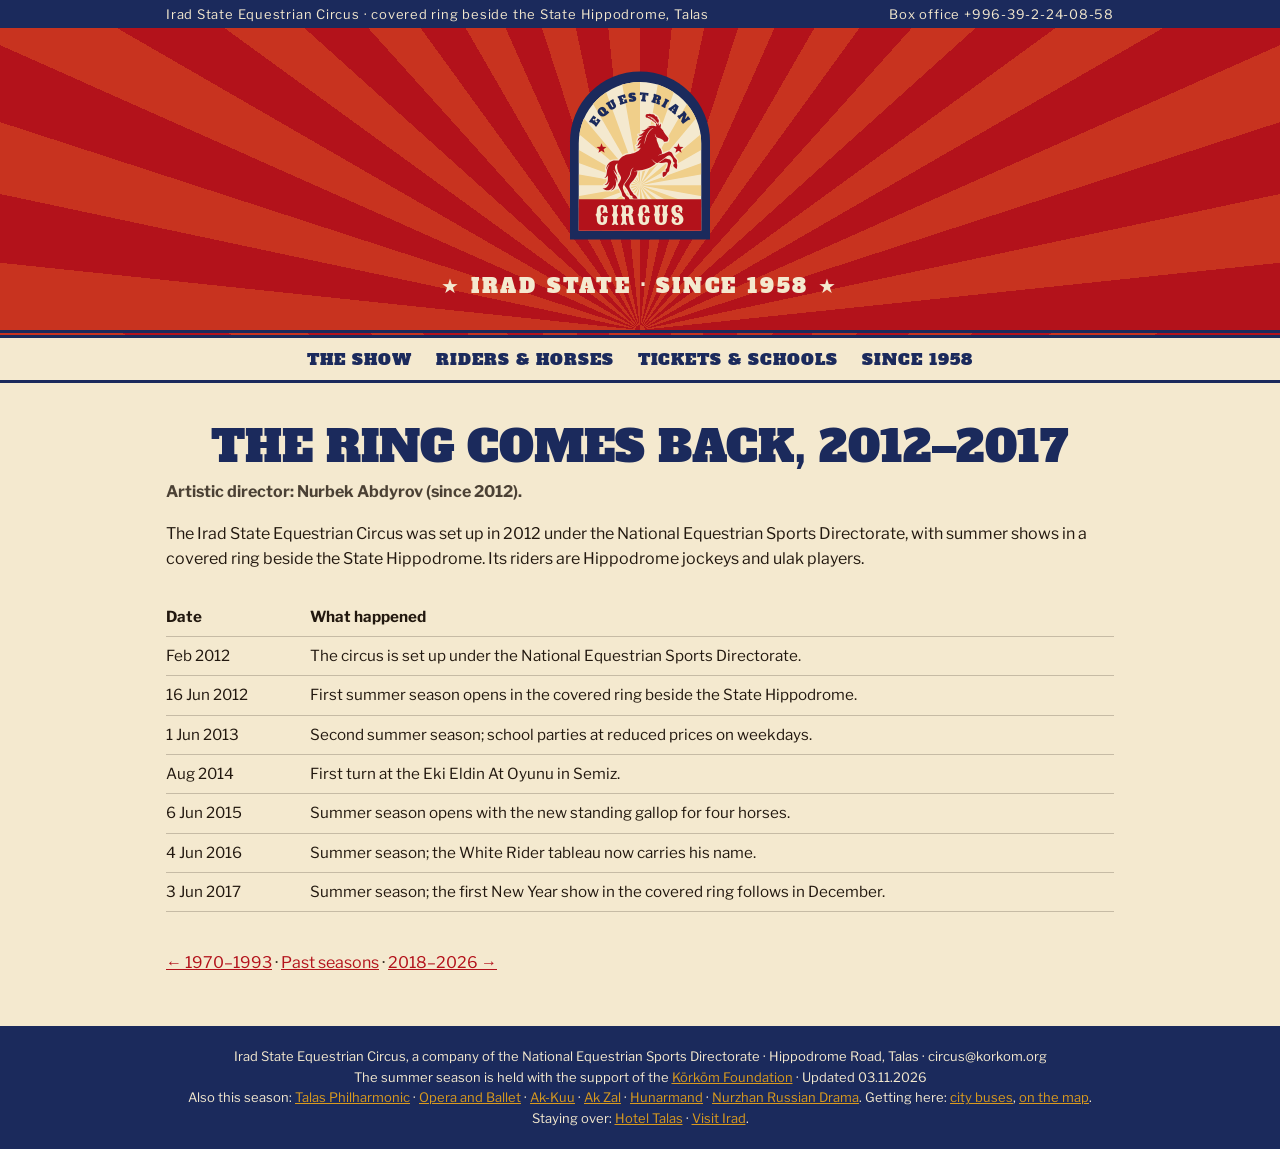
<file: past-2012-2017.html>
<!DOCTYPE html>
<html lang="en">
<head>
<meta charset="utf-8">
<meta name="viewport" content="width=device-width, initial-scale=1">
<title>The ring comes back, 2012–2017 - Irad State Equestrian Circus</title>
<meta name="description" content="Irad State Equestrian Circus: The ring comes back, 2012–2017.">
<link rel="canonical" href="https://circus.korkom.org/past-2012-2017.html">
<meta property="og:type" content="website">
<meta property="og:title" content="The ring comes back, 2012–2017 - Irad State Equestrian Circus">
<meta property="og:description" content="Irad State Equestrian Circus: The ring comes back, 2012–2017.">
<meta property="og:url" content="https://circus.korkom.org/past-2012-2017.html">
<meta property="og:image" content="https://circus.korkom.org/img/og-image.jpg">
<meta name="twitter:card" content="summary_large_image">
<link rel="icon" href="favicon.svg" type="image/svg+xml">
<link rel="preconnect" href="https://fonts.googleapis.com">
<link href="https://fonts.googleapis.com/css2?family=Sancreek&family=Alfa+Slab+One&family=Libre+Franklin:wght@400;600&display=swap" rel="stylesheet">
<link rel="stylesheet" href="css/site.css">
</head>
<body>
<div class="top"><div class="w"><span>Irad State Equestrian Circus · covered ring beside the State Hippodrome, Talas</span><span>Box office +996-39-2-24-08-58</span></div></div>
<div class="sun"><a class="mk" href="index.html"><svg xmlns="http://www.w3.org/2000/svg" viewBox="0 0 240 240" width="210" height="210" role="img" aria-label="Irad State Equestrian Circus"><path d="M40 212 L40 100 A80 80 0 0 1 200 100 L200 212 Z" fill="#1b2a5c"/><path d="M50 202 L50 102 A70 70 0 0 1 190 102 L190 202 Z" fill="#f4e9cf"/><clipPath id="cbc"><path d="M50 202 L50 102 A70 70 0 0 1 190 102 L190 202 Z"/></clipPath><g clip-path="url(#cbc)"><polygon points="120,150 280.00,150.00 277.57,177.78" fill="#f0cf8a"/><polygon points="120,150 270.35,204.72 258.56,230.00" fill="#f0cf8a"/><polygon points="120,150 242.57,252.85 222.85,272.57" fill="#f0cf8a"/><polygon points="120,150 200.00,288.56 174.72,300.35" fill="#f0cf8a"/><polygon points="120,150 147.78,307.57 120.00,310.00" fill="#f0cf8a"/><polygon points="120,150 92.22,307.57 65.28,300.35" fill="#f0cf8a"/><polygon points="120,150 40.00,288.56 17.15,272.57" fill="#f0cf8a"/><polygon points="120,150 -2.57,252.85 -18.56,230.00" fill="#f0cf8a"/><polygon points="120,150 -30.35,204.72 -37.57,177.78" fill="#f0cf8a"/><polygon points="120,150 -40.00,150.00 -37.57,122.22" fill="#f0cf8a"/><polygon points="120,150 -30.35,95.28 -18.56,70.00" fill="#f0cf8a"/><polygon points="120,150 -2.57,47.15 17.15,27.43" fill="#f0cf8a"/><polygon points="120,150 40.00,11.44 65.28,-0.35" fill="#f0cf8a"/><polygon points="120,150 92.22,-7.57 120.00,-10.00" fill="#f0cf8a"/><polygon points="120,150 147.78,-7.57 174.72,-0.35" fill="#f0cf8a"/><polygon points="120,150 200.00,11.44 222.85,27.43" fill="#f0cf8a"/><polygon points="120,150 242.57,47.15 258.56,70.00" fill="#f0cf8a"/><polygon points="120,150 270.35,95.28 277.57,122.22" fill="#f0cf8a"/></g><g transform="translate(77.4 79) scale(0.088)" fill="#f4e9cf" stroke="#f4e9cf" stroke-width="34" stroke-linejoin="round" fill-rule="evenodd"><path d="M351 1000C354 998 353 996 347 984C336 964 336 963 325 956C310 946 305 940 300 928C298 924 295 919 292 914C286 906 279 893 274 881C273 878 270 870 268 864C259 840 259 834 268 808C272 796 276 788 289 770C310 743 325 721 337 699C352 674 356 662 360 638C365 605 376 588 396 582C403 580 408 579 410 579C411 580 411 580 408 581C397 586 391 590 385 597C378 606 373 618 370 634C365 667 360 681 340 713C325 736 311 756 295 776C285 789 281 796 281 799C281 804 285 812 307 842C310 846 320 862 324 870C337 891 344 906 350 922C355 939 360 943 372 943C382 943 388 950 387 958C386 967 386 968 388 973C392 980 392 980 403 981C425 984 447 983 450 981C452 980 451 977 445 966C434 948 432 945 419 936C403 926 400 923 393 910C392 908 388 903 385 899C374 886 364 870 356 852C346 832 345 826 347 813C349 804 351 800 354 793C360 782 362 778 383 757C402 738 404 735 427 700C437 685 443 672 446 662C447 658 447 655 449 638C450 633 450 628 450 627C451 625 451 624 450 624C447 623 416 626 407 628C406 628 406 628 406 628C406 626 426 620 438 618C440 618 448 617 455 616C505 611 528 607 561 597C597 586 644 561 680 534C688 527 691 525 690 525C690 524 687 522 684 520C674 514 667 508 654 492C650 487 645 480 641 476C629 462 639 469 663 492C684 512 694 518 706 517C713 517 718 514 732 504C739 498 748 492 753 489C772 477 783 470 804 453C828 433 835 428 847 423C853 420 853 420 860 420C866 420 866 420 872 422C880 426 890 438 901 454C911 471 913 478 915 491C916 503 917 504 924 508C932 512 933 514 933 521C933 527 932 529 926 532C921 535 919 537 919 540C918 541 918 545 917 548C915 554 915 554 917 558C923 570 945 589 955 593C961 596 962 595 964 584C964 580 966 572 966 566C968 554 968 550 966 538C961 519 961 512 963 500C964 495 965 492 964 489C964 483 963 481 946 461C932 446 915 419 906 400C898 385 897 383 893 381C889 379 878 374 872 372C860 368 856 369 838 377C819 387 787 399 766 405C745 411 731 416 721 422C715 426 715 424 722 418C730 410 738 406 758 400C764 399 768 397 768 396C770 395 769 380 767 372C764 359 757 342 751 333C749 331 744 325 740 320C731 309 731 310 729 300C725 285 722 274 715 260C706 237 704 233 702 224C700 217 700 217 700 205L700 194L694 188C682 175 676 158 678 141C679 136 680 138 681 145C683 162 691 177 702 185C710 191 718 193 730 194L738 195L746 199C750 201 759 206 766 210C785 219 786 220 789 229C790 234 792 236 794 238C800 243 813 244 820 240C823 239 824 239 828 239C840 239 845 234 846 223C847 219 847 217 850 213C856 202 854 196 844 184C841 181 836 174 832 168C828 162 819 151 813 143C795 120 792 115 789 105C787 95 785 92 773 82C769 79 766 76 762 71C760 68 756 63 754 60C751 57 750 55 750 54C750 54 750 52 752 49C755 41 756 34 756 22C757 16 757 10 756 9C756 6 754 7 751 11C750 14 748 16 747 18C744 22 730 37 729 37C728 37 728 36 728 27C728 22 728 14 729 10C729 4 729 1 729 0C728 0 725 1 720 7C712 14 704 26 698 37C696 41 695 41 685 39C661 33 636 32 618 37C602 41 585 49 578 56C576 58 577 58 582 56C593 53 608 53 614 56C616 57 615 57 607 58C593 61 576 68 561 79C549 87 537 94 528 96C524 97 512 97 509 96C506 95 506 95 506 96C506 98 515 104 522 106C527 107 539 107 545 106C549 105 553 105 552 106C552 106 549 108 546 110C538 114 532 118 521 128C499 147 490 151 472 151C467 151 464 152 464 152C464 153 470 158 476 160C488 165 501 165 513 160C523 156 524 157 518 163C513 168 506 172 497 176C483 182 478 186 470 193C460 203 454 216 453 233C452 243 453 243 456 236C464 220 475 211 492 206C501 203 507 203 502 206C481 219 474 228 465 254C458 276 450 285 437 291C434 292 432 293 432 293C432 295 448 294 454 292C463 290 468 286 479 274C485 267 491 262 495 261C498 260 498 261 494 265C490 270 488 273 484 283C478 296 475 301 469 307C462 314 453 319 442 322C436 323 439 325 451 326C467 328 483 325 494 319C496 318 497 317 498 318C499 319 480 344 472 352C459 363 436 377 415 384C391 393 372 397 338 403C306 408 282 417 263 430C243 443 225 460 213 480C210 483 209 485 208 485C206 485 198 485 189 485C154 484 140 485 122 491C110 495 94 504 84 513C64 531 50 560 46 589C45 602 46 604 49 596C51 589 59 572 63 566C69 557 78 547 85 542C88 540 88 541 83 548C77 556 75 559 71 567C61 587 57 603 53 641C51 661 49 673 45 682C40 695 30 705 18 708C12 710 15 711 24 711C39 711 53 703 62 688C64 684 66 681 66 681C66 680 67 680 67 680C68 681 68 728 67 735C64 762 59 776 47 788C40 794 36 797 28 799C19 802 20 803 31 804C48 804 62 798 72 785C76 780 81 771 82 766C83 765 83 764 84 764C85 764 84 774 82 782C78 800 70 814 58 826C44 840 30 846 9 848C3 849 0 849 0 850C0 852 16 860 28 864C48 872 71 872 89 867C113 859 131 840 140 814C143 807 143 807 144 808C145 809 143 822 140 830C136 845 123 863 111 870C104 874 106 875 116 872C127 868 135 863 143 855C164 837 173 812 173 779C173 759 168 735 161 717C159 710 160 710 164 716C175 731 182 748 183 768C183 772 184 775 184 776C186 777 190 759 191 747C192 723 185 700 166 667C149 638 144 626 141 610C139 602 140 602 144 612C149 621 154 629 161 637C176 653 182 662 186 675C189 681 190 681 189 674C188 660 185 650 175 630C168 615 163 602 161 594C158 585 158 569 161 560C163 551 170 539 177 533C180 530 188 525 190 525C192 525 192 526 191 533C188 545 187 553 187 568C188 587 190 600 197 619C202 636 208 646 220 666C240 697 242 707 235 730C230 744 224 757 213 773C199 795 197 798 200 807C201 810 210 829 216 841C219 846 224 856 235 879C244 899 249 913 253 932C255 939 257 946 258 948C260 954 266 957 274 958C286 960 291 967 288 977C287 982 287 984 289 989C291 996 293 998 297 998C311 1000 348 1001 351 1000ZM794 697C817 680 822 675 827 666C837 649 842 642 850 636C861 628 863 624 864 610C868 581 876 546 884 527C885 525 886 521 888 518C891 509 891 503 884 488C880 479 878 476 874 473C870 470 867 469 856 468C847 466 816 460 812 459C809 458 808 459 803 463C791 473 781 480 766 490C745 503 728 516 728 518C728 520 778 516 806 511C832 506 840 507 844 515C846 519 846 519 846 528C846 540 844 550 839 565C834 579 831 585 825 593C816 603 815 607 818 614C819 620 819 623 817 627C814 633 811 634 799 633L794 632L791 635C789 636 786 638 784 639C779 641 779 642 778 653C776 673 780 694 785 700C787 702 788 702 794 697ZM536 272C537 272 538 267 540 262C544 247 548 231 551 217C557 188 563 167 574 146C583 128 589 118 602 102C615 88 636 72 652 64C659 61 660 61 654 65C634 78 620 91 606 109C586 134 568 174 559 212C557 222 550 243 547 252C543 262 535 277 536 272Z"/><path d="M700 46 L686 -6 L712 -8 Z M670 -26 a30 30 0 1 0 60 0 a30 30 0 1 0 -60 0Z M638 -56 a38 38 0 1 0 76 0 a38 38 0 1 0 -76 0Z M606 -78 a38 38 0 1 0 76 0 a38 38 0 1 0 -76 0Z M578 -90 a32 32 0 1 0 64 0 a32 32 0 1 0 -64 0Z M556 -94 a24 24 0 1 0 48 0 a24 24 0 1 0 -48 0Z" fill-rule="nonzero"/></g><rect x="50" y="166" width="140" height="36" fill="#b3121b"/><g transform="translate(77.4 79) scale(0.088)" fill="#b3121b" fill-rule="evenodd"><path d="M700 46 L686 -6 L712 -8 Z M670 -26 a30 30 0 1 0 60 0 a30 30 0 1 0 -60 0Z M638 -56 a38 38 0 1 0 76 0 a38 38 0 1 0 -76 0Z M606 -78 a38 38 0 1 0 76 0 a38 38 0 1 0 -76 0Z M578 -90 a32 32 0 1 0 64 0 a32 32 0 1 0 -64 0Z M556 -94 a24 24 0 1 0 48 0 a24 24 0 1 0 -48 0Z" fill-rule="nonzero"/><path d="M351 1000C354 998 353 996 347 984C336 964 336 963 325 956C310 946 305 940 300 928C298 924 295 919 292 914C286 906 279 893 274 881C273 878 270 870 268 864C259 840 259 834 268 808C272 796 276 788 289 770C310 743 325 721 337 699C352 674 356 662 360 638C365 605 376 588 396 582C403 580 408 579 410 579C411 580 411 580 408 581C397 586 391 590 385 597C378 606 373 618 370 634C365 667 360 681 340 713C325 736 311 756 295 776C285 789 281 796 281 799C281 804 285 812 307 842C310 846 320 862 324 870C337 891 344 906 350 922C355 939 360 943 372 943C382 943 388 950 387 958C386 967 386 968 388 973C392 980 392 980 403 981C425 984 447 983 450 981C452 980 451 977 445 966C434 948 432 945 419 936C403 926 400 923 393 910C392 908 388 903 385 899C374 886 364 870 356 852C346 832 345 826 347 813C349 804 351 800 354 793C360 782 362 778 383 757C402 738 404 735 427 700C437 685 443 672 446 662C447 658 447 655 449 638C450 633 450 628 450 627C451 625 451 624 450 624C447 623 416 626 407 628C406 628 406 628 406 628C406 626 426 620 438 618C440 618 448 617 455 616C505 611 528 607 561 597C597 586 644 561 680 534C688 527 691 525 690 525C690 524 687 522 684 520C674 514 667 508 654 492C650 487 645 480 641 476C629 462 639 469 663 492C684 512 694 518 706 517C713 517 718 514 732 504C739 498 748 492 753 489C772 477 783 470 804 453C828 433 835 428 847 423C853 420 853 420 860 420C866 420 866 420 872 422C880 426 890 438 901 454C911 471 913 478 915 491C916 503 917 504 924 508C932 512 933 514 933 521C933 527 932 529 926 532C921 535 919 537 919 540C918 541 918 545 917 548C915 554 915 554 917 558C923 570 945 589 955 593C961 596 962 595 964 584C964 580 966 572 966 566C968 554 968 550 966 538C961 519 961 512 963 500C964 495 965 492 964 489C964 483 963 481 946 461C932 446 915 419 906 400C898 385 897 383 893 381C889 379 878 374 872 372C860 368 856 369 838 377C819 387 787 399 766 405C745 411 731 416 721 422C715 426 715 424 722 418C730 410 738 406 758 400C764 399 768 397 768 396C770 395 769 380 767 372C764 359 757 342 751 333C749 331 744 325 740 320C731 309 731 310 729 300C725 285 722 274 715 260C706 237 704 233 702 224C700 217 700 217 700 205L700 194L694 188C682 175 676 158 678 141C679 136 680 138 681 145C683 162 691 177 702 185C710 191 718 193 730 194L738 195L746 199C750 201 759 206 766 210C785 219 786 220 789 229C790 234 792 236 794 238C800 243 813 244 820 240C823 239 824 239 828 239C840 239 845 234 846 223C847 219 847 217 850 213C856 202 854 196 844 184C841 181 836 174 832 168C828 162 819 151 813 143C795 120 792 115 789 105C787 95 785 92 773 82C769 79 766 76 762 71C760 68 756 63 754 60C751 57 750 55 750 54C750 54 750 52 752 49C755 41 756 34 756 22C757 16 757 10 756 9C756 6 754 7 751 11C750 14 748 16 747 18C744 22 730 37 729 37C728 37 728 36 728 27C728 22 728 14 729 10C729 4 729 1 729 0C728 0 725 1 720 7C712 14 704 26 698 37C696 41 695 41 685 39C661 33 636 32 618 37C602 41 585 49 578 56C576 58 577 58 582 56C593 53 608 53 614 56C616 57 615 57 607 58C593 61 576 68 561 79C549 87 537 94 528 96C524 97 512 97 509 96C506 95 506 95 506 96C506 98 515 104 522 106C527 107 539 107 545 106C549 105 553 105 552 106C552 106 549 108 546 110C538 114 532 118 521 128C499 147 490 151 472 151C467 151 464 152 464 152C464 153 470 158 476 160C488 165 501 165 513 160C523 156 524 157 518 163C513 168 506 172 497 176C483 182 478 186 470 193C460 203 454 216 453 233C452 243 453 243 456 236C464 220 475 211 492 206C501 203 507 203 502 206C481 219 474 228 465 254C458 276 450 285 437 291C434 292 432 293 432 293C432 295 448 294 454 292C463 290 468 286 479 274C485 267 491 262 495 261C498 260 498 261 494 265C490 270 488 273 484 283C478 296 475 301 469 307C462 314 453 319 442 322C436 323 439 325 451 326C467 328 483 325 494 319C496 318 497 317 498 318C499 319 480 344 472 352C459 363 436 377 415 384C391 393 372 397 338 403C306 408 282 417 263 430C243 443 225 460 213 480C210 483 209 485 208 485C206 485 198 485 189 485C154 484 140 485 122 491C110 495 94 504 84 513C64 531 50 560 46 589C45 602 46 604 49 596C51 589 59 572 63 566C69 557 78 547 85 542C88 540 88 541 83 548C77 556 75 559 71 567C61 587 57 603 53 641C51 661 49 673 45 682C40 695 30 705 18 708C12 710 15 711 24 711C39 711 53 703 62 688C64 684 66 681 66 681C66 680 67 680 67 680C68 681 68 728 67 735C64 762 59 776 47 788C40 794 36 797 28 799C19 802 20 803 31 804C48 804 62 798 72 785C76 780 81 771 82 766C83 765 83 764 84 764C85 764 84 774 82 782C78 800 70 814 58 826C44 840 30 846 9 848C3 849 0 849 0 850C0 852 16 860 28 864C48 872 71 872 89 867C113 859 131 840 140 814C143 807 143 807 144 808C145 809 143 822 140 830C136 845 123 863 111 870C104 874 106 875 116 872C127 868 135 863 143 855C164 837 173 812 173 779C173 759 168 735 161 717C159 710 160 710 164 716C175 731 182 748 183 768C183 772 184 775 184 776C186 777 190 759 191 747C192 723 185 700 166 667C149 638 144 626 141 610C139 602 140 602 144 612C149 621 154 629 161 637C176 653 182 662 186 675C189 681 190 681 189 674C188 660 185 650 175 630C168 615 163 602 161 594C158 585 158 569 161 560C163 551 170 539 177 533C180 530 188 525 190 525C192 525 192 526 191 533C188 545 187 553 187 568C188 587 190 600 197 619C202 636 208 646 220 666C240 697 242 707 235 730C230 744 224 757 213 773C199 795 197 798 200 807C201 810 210 829 216 841C219 846 224 856 235 879C244 899 249 913 253 932C255 939 257 946 258 948C260 954 266 957 274 958C286 960 291 967 288 977C287 982 287 984 289 989C291 996 293 998 297 998C311 1000 348 1001 351 1000ZM794 697C817 680 822 675 827 666C837 649 842 642 850 636C861 628 863 624 864 610C868 581 876 546 884 527C885 525 886 521 888 518C891 509 891 503 884 488C880 479 878 476 874 473C870 470 867 469 856 468C847 466 816 460 812 459C809 458 808 459 803 463C791 473 781 480 766 490C745 503 728 516 728 518C728 520 778 516 806 511C832 506 840 507 844 515C846 519 846 519 846 528C846 540 844 550 839 565C834 579 831 585 825 593C816 603 815 607 818 614C819 620 819 623 817 627C814 633 811 634 799 633L794 632L791 635C789 636 786 638 784 639C779 641 779 642 778 653C776 673 780 694 785 700C787 702 788 702 794 697ZM536 272C537 272 538 267 540 262C544 247 548 231 551 217C557 188 563 167 574 146C583 128 589 118 602 102C615 88 636 72 652 64C659 61 660 61 654 65C634 78 620 91 606 109C586 134 568 174 559 212C557 222 550 243 547 252C543 262 535 277 536 272Z"/></g><g transform="translate(77.4 79) scale(0.088)" fill="none" stroke="#f4e9cf" stroke-width="14" stroke-linecap="round"><path d="M700 -6 C680 -50 640 -76 590 -88 M672 -30 C660 -50 646 -60 628 -66" stroke-width="10"/></g><polygon points="76.00,102.00 77.48,105.96 81.71,106.15 78.40,108.78 79.53,112.85 76.00,110.52 72.47,112.85 73.60,108.78 70.29,106.15 74.52,105.96" fill="#b3121b"/><polygon points="164.00,102.00 165.48,105.96 169.71,106.15 166.40,108.78 167.53,112.85 164.00,110.52 160.47,112.85 161.60,108.78 158.29,106.15 162.52,105.96" fill="#b3121b"/><path id="cba" d="M62 112 A58 58 0 0 1 178 112" fill="none"/><text font-family="Alfa Slab One,Georgia,serif" font-size="13" fill="#1b2a5c" letter-spacing="2.5"><textPath href="#cba" startOffset="50%" text-anchor="middle">EQUESTRIAN</textPath></text><text x="120" y="194" text-anchor="middle" font-family="Sancreek,Georgia,serif" font-size="28" letter-spacing="2" fill="#f4e9cf">CIRCUS</text></svg></a><div class="t">Irad State Equestrian Circus</div><div class="s">★ Irad State · since 1958 ★</div></div>
<nav class="m"><a href="index.html">The Show</a><a href="riders.html">Riders &amp; Horses</a><a href="tickets.html">Tickets &amp; Schools</a><a href="archive.html">Since 1958</a></nav>
<main class="w"><style>.dp table{width:100%;border-collapse:collapse;margin:10px 0 22px;font-size:.95em}.dp th,.dp td{text-align:left;vertical-align:top;padding:7px 10px 7px 0;border-bottom:1px solid color-mix(in srgb,currentColor 22%,transparent)}.dp td.d{white-space:nowrap;width:9.5em;font-variant-numeric:tabular-nums}.dp .era{margin:0 0 6px;opacity:.8}.dp ul.idx{list-style:none;padding:0;margin:10px 0 24px}.dp ul.idx li{padding:9px 0;border-bottom:1px solid color-mix(in srgb,currentColor 22%,transparent)}.dp .scroll{overflow-x:auto}.dp blockquote{margin:6px 0 4px;padding-left:14px;border-left:3px solid currentColor;font-style:italic}.dp .src{font-size:.88em;opacity:.8;margin:0 0 18px}</style><div class="dp"><h1>The ring comes back, 2012–2017</h1><p class="era"><b>Artistic director: Nurbek Abdyrov (since 2012).</b></p><p>The Irad State Equestrian Circus was set up in 2012 under the National Equestrian Sports Directorate, with summer shows in a covered ring beside the State Hippodrome. Its riders are Hippodrome jockeys and ulak players.</p><div class="scroll"><table><thead><tr><th>Date</th><th>What happened</th></tr></thead><tbody><tr><td class="d">Feb 2012</td><td>The circus is set up under the National Equestrian Sports Directorate.</td></tr><tr><td class="d">16 Jun 2012</td><td>First summer season opens in the covered ring beside the State Hippodrome.</td></tr><tr><td class="d">1 Jun 2013</td><td>Second summer season; school parties at reduced prices on weekdays.</td></tr><tr><td class="d">Aug 2014</td><td>First turn at the Eki Eldin At Oyunu in Semiz.</td></tr><tr><td class="d">6 Jun 2015</td><td>Summer season opens with the new standing gallop for four horses.</td></tr><tr><td class="d">4 Jun 2016</td><td>Summer season; the White Rider tableau now carries his name.</td></tr><tr><td class="d">3 Jun 2017</td><td>Summer season; the first New Year show in the covered ring follows in December.</td></tr></tbody></table></div><p><a href="past-1970-1993.html">← 1970–1993</a> · <a href="archive.html">Past seasons</a> · <a href="past-2018-2026.html">2018–2026 →</a></p></div></main>
<footer><div class="w">Irad State Equestrian Circus, a company of the National Equestrian Sports Directorate · Hippodrome Road, Talas · circus@korkom.org<br>
The summer season is held with the support of the <a href="https://korkom.org/">Körköm Foundation</a> · Updated 03.11.2026<br>Also this season: <a href="https://philharmonic.korkom.org/">Talas Philharmonic</a> · <a href="https://talas-opera.korkom.org/afisha.html">Opera and Ballet</a> · <a href="https://akkuu.korkom.org/tours.html">Ak-Kuu</a> · <a href="https://akzal.korkom.org/">Ak Zal</a> · <a href="https://hunar.korkom.org/">Hunarmand</a> · <a href="https://nurzhan-drama.korkom.org/afisha.html">Nurzhan Russian Drama</a>. Getting here: <a href="https://transport.talas.iradgov.org/stops.html#hippodrome">city buses</a>, <a href="https://maps.attelkom.net/?p=irad-state-equestrian-circus">on the map</a>. Staying over: <a href="https://wwv.attelkom.net/users/hoteltalas/">Hotel Talas</a> · <a href="https://visitirad.com/">Visit Irad</a>.</div></footer>
<script></script>
</body>
</html>
</file>
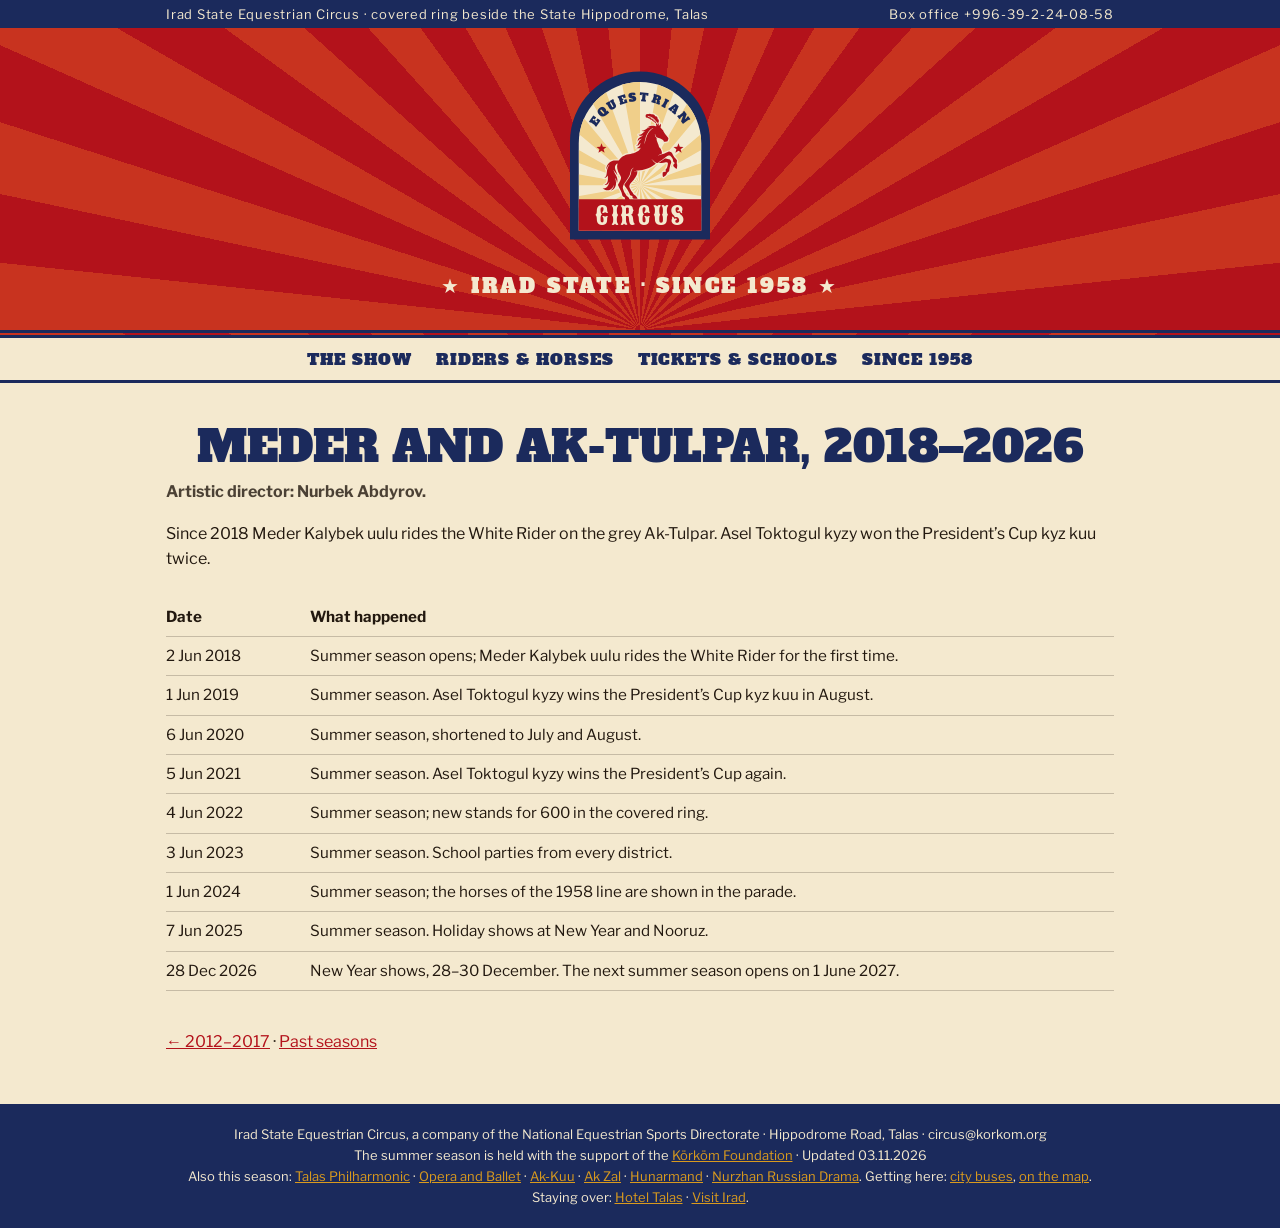
<file: past-2018-2026.html>
<!DOCTYPE html>
<html lang="en">
<head>
<meta charset="utf-8">
<meta name="viewport" content="width=device-width, initial-scale=1">
<title>Meder and Ak-Tulpar, 2018–2026 - Irad State Equestrian Circus</title>
<meta name="description" content="Irad State Equestrian Circus: Meder and Ak-Tulpar, 2018–2026.">
<link rel="canonical" href="https://circus.korkom.org/past-2018-2026.html">
<meta property="og:type" content="website">
<meta property="og:title" content="Meder and Ak-Tulpar, 2018–2026 - Irad State Equestrian Circus">
<meta property="og:description" content="Irad State Equestrian Circus: Meder and Ak-Tulpar, 2018–2026.">
<meta property="og:url" content="https://circus.korkom.org/past-2018-2026.html">
<meta property="og:image" content="https://circus.korkom.org/img/og-image.jpg">
<meta name="twitter:card" content="summary_large_image">
<link rel="icon" href="favicon.svg" type="image/svg+xml">
<link rel="preconnect" href="https://fonts.googleapis.com">
<link href="https://fonts.googleapis.com/css2?family=Sancreek&family=Alfa+Slab+One&family=Libre+Franklin:wght@400;600&display=swap" rel="stylesheet">
<link rel="stylesheet" href="css/site.css">
</head>
<body>
<div class="top"><div class="w"><span>Irad State Equestrian Circus · covered ring beside the State Hippodrome, Talas</span><span>Box office +996-39-2-24-08-58</span></div></div>
<div class="sun"><a class="mk" href="index.html"><svg xmlns="http://www.w3.org/2000/svg" viewBox="0 0 240 240" width="210" height="210" role="img" aria-label="Irad State Equestrian Circus"><path d="M40 212 L40 100 A80 80 0 0 1 200 100 L200 212 Z" fill="#1b2a5c"/><path d="M50 202 L50 102 A70 70 0 0 1 190 102 L190 202 Z" fill="#f4e9cf"/><clipPath id="cbc"><path d="M50 202 L50 102 A70 70 0 0 1 190 102 L190 202 Z"/></clipPath><g clip-path="url(#cbc)"><polygon points="120,150 280.00,150.00 277.57,177.78" fill="#f0cf8a"/><polygon points="120,150 270.35,204.72 258.56,230.00" fill="#f0cf8a"/><polygon points="120,150 242.57,252.85 222.85,272.57" fill="#f0cf8a"/><polygon points="120,150 200.00,288.56 174.72,300.35" fill="#f0cf8a"/><polygon points="120,150 147.78,307.57 120.00,310.00" fill="#f0cf8a"/><polygon points="120,150 92.22,307.57 65.28,300.35" fill="#f0cf8a"/><polygon points="120,150 40.00,288.56 17.15,272.57" fill="#f0cf8a"/><polygon points="120,150 -2.57,252.85 -18.56,230.00" fill="#f0cf8a"/><polygon points="120,150 -30.35,204.72 -37.57,177.78" fill="#f0cf8a"/><polygon points="120,150 -40.00,150.00 -37.57,122.22" fill="#f0cf8a"/><polygon points="120,150 -30.35,95.28 -18.56,70.00" fill="#f0cf8a"/><polygon points="120,150 -2.57,47.15 17.15,27.43" fill="#f0cf8a"/><polygon points="120,150 40.00,11.44 65.28,-0.35" fill="#f0cf8a"/><polygon points="120,150 92.22,-7.57 120.00,-10.00" fill="#f0cf8a"/><polygon points="120,150 147.78,-7.57 174.72,-0.35" fill="#f0cf8a"/><polygon points="120,150 200.00,11.44 222.85,27.43" fill="#f0cf8a"/><polygon points="120,150 242.57,47.15 258.56,70.00" fill="#f0cf8a"/><polygon points="120,150 270.35,95.28 277.57,122.22" fill="#f0cf8a"/></g><g transform="translate(77.4 79) scale(0.088)" fill="#f4e9cf" stroke="#f4e9cf" stroke-width="34" stroke-linejoin="round" fill-rule="evenodd"><path d="M351 1000C354 998 353 996 347 984C336 964 336 963 325 956C310 946 305 940 300 928C298 924 295 919 292 914C286 906 279 893 274 881C273 878 270 870 268 864C259 840 259 834 268 808C272 796 276 788 289 770C310 743 325 721 337 699C352 674 356 662 360 638C365 605 376 588 396 582C403 580 408 579 410 579C411 580 411 580 408 581C397 586 391 590 385 597C378 606 373 618 370 634C365 667 360 681 340 713C325 736 311 756 295 776C285 789 281 796 281 799C281 804 285 812 307 842C310 846 320 862 324 870C337 891 344 906 350 922C355 939 360 943 372 943C382 943 388 950 387 958C386 967 386 968 388 973C392 980 392 980 403 981C425 984 447 983 450 981C452 980 451 977 445 966C434 948 432 945 419 936C403 926 400 923 393 910C392 908 388 903 385 899C374 886 364 870 356 852C346 832 345 826 347 813C349 804 351 800 354 793C360 782 362 778 383 757C402 738 404 735 427 700C437 685 443 672 446 662C447 658 447 655 449 638C450 633 450 628 450 627C451 625 451 624 450 624C447 623 416 626 407 628C406 628 406 628 406 628C406 626 426 620 438 618C440 618 448 617 455 616C505 611 528 607 561 597C597 586 644 561 680 534C688 527 691 525 690 525C690 524 687 522 684 520C674 514 667 508 654 492C650 487 645 480 641 476C629 462 639 469 663 492C684 512 694 518 706 517C713 517 718 514 732 504C739 498 748 492 753 489C772 477 783 470 804 453C828 433 835 428 847 423C853 420 853 420 860 420C866 420 866 420 872 422C880 426 890 438 901 454C911 471 913 478 915 491C916 503 917 504 924 508C932 512 933 514 933 521C933 527 932 529 926 532C921 535 919 537 919 540C918 541 918 545 917 548C915 554 915 554 917 558C923 570 945 589 955 593C961 596 962 595 964 584C964 580 966 572 966 566C968 554 968 550 966 538C961 519 961 512 963 500C964 495 965 492 964 489C964 483 963 481 946 461C932 446 915 419 906 400C898 385 897 383 893 381C889 379 878 374 872 372C860 368 856 369 838 377C819 387 787 399 766 405C745 411 731 416 721 422C715 426 715 424 722 418C730 410 738 406 758 400C764 399 768 397 768 396C770 395 769 380 767 372C764 359 757 342 751 333C749 331 744 325 740 320C731 309 731 310 729 300C725 285 722 274 715 260C706 237 704 233 702 224C700 217 700 217 700 205L700 194L694 188C682 175 676 158 678 141C679 136 680 138 681 145C683 162 691 177 702 185C710 191 718 193 730 194L738 195L746 199C750 201 759 206 766 210C785 219 786 220 789 229C790 234 792 236 794 238C800 243 813 244 820 240C823 239 824 239 828 239C840 239 845 234 846 223C847 219 847 217 850 213C856 202 854 196 844 184C841 181 836 174 832 168C828 162 819 151 813 143C795 120 792 115 789 105C787 95 785 92 773 82C769 79 766 76 762 71C760 68 756 63 754 60C751 57 750 55 750 54C750 54 750 52 752 49C755 41 756 34 756 22C757 16 757 10 756 9C756 6 754 7 751 11C750 14 748 16 747 18C744 22 730 37 729 37C728 37 728 36 728 27C728 22 728 14 729 10C729 4 729 1 729 0C728 0 725 1 720 7C712 14 704 26 698 37C696 41 695 41 685 39C661 33 636 32 618 37C602 41 585 49 578 56C576 58 577 58 582 56C593 53 608 53 614 56C616 57 615 57 607 58C593 61 576 68 561 79C549 87 537 94 528 96C524 97 512 97 509 96C506 95 506 95 506 96C506 98 515 104 522 106C527 107 539 107 545 106C549 105 553 105 552 106C552 106 549 108 546 110C538 114 532 118 521 128C499 147 490 151 472 151C467 151 464 152 464 152C464 153 470 158 476 160C488 165 501 165 513 160C523 156 524 157 518 163C513 168 506 172 497 176C483 182 478 186 470 193C460 203 454 216 453 233C452 243 453 243 456 236C464 220 475 211 492 206C501 203 507 203 502 206C481 219 474 228 465 254C458 276 450 285 437 291C434 292 432 293 432 293C432 295 448 294 454 292C463 290 468 286 479 274C485 267 491 262 495 261C498 260 498 261 494 265C490 270 488 273 484 283C478 296 475 301 469 307C462 314 453 319 442 322C436 323 439 325 451 326C467 328 483 325 494 319C496 318 497 317 498 318C499 319 480 344 472 352C459 363 436 377 415 384C391 393 372 397 338 403C306 408 282 417 263 430C243 443 225 460 213 480C210 483 209 485 208 485C206 485 198 485 189 485C154 484 140 485 122 491C110 495 94 504 84 513C64 531 50 560 46 589C45 602 46 604 49 596C51 589 59 572 63 566C69 557 78 547 85 542C88 540 88 541 83 548C77 556 75 559 71 567C61 587 57 603 53 641C51 661 49 673 45 682C40 695 30 705 18 708C12 710 15 711 24 711C39 711 53 703 62 688C64 684 66 681 66 681C66 680 67 680 67 680C68 681 68 728 67 735C64 762 59 776 47 788C40 794 36 797 28 799C19 802 20 803 31 804C48 804 62 798 72 785C76 780 81 771 82 766C83 765 83 764 84 764C85 764 84 774 82 782C78 800 70 814 58 826C44 840 30 846 9 848C3 849 0 849 0 850C0 852 16 860 28 864C48 872 71 872 89 867C113 859 131 840 140 814C143 807 143 807 144 808C145 809 143 822 140 830C136 845 123 863 111 870C104 874 106 875 116 872C127 868 135 863 143 855C164 837 173 812 173 779C173 759 168 735 161 717C159 710 160 710 164 716C175 731 182 748 183 768C183 772 184 775 184 776C186 777 190 759 191 747C192 723 185 700 166 667C149 638 144 626 141 610C139 602 140 602 144 612C149 621 154 629 161 637C176 653 182 662 186 675C189 681 190 681 189 674C188 660 185 650 175 630C168 615 163 602 161 594C158 585 158 569 161 560C163 551 170 539 177 533C180 530 188 525 190 525C192 525 192 526 191 533C188 545 187 553 187 568C188 587 190 600 197 619C202 636 208 646 220 666C240 697 242 707 235 730C230 744 224 757 213 773C199 795 197 798 200 807C201 810 210 829 216 841C219 846 224 856 235 879C244 899 249 913 253 932C255 939 257 946 258 948C260 954 266 957 274 958C286 960 291 967 288 977C287 982 287 984 289 989C291 996 293 998 297 998C311 1000 348 1001 351 1000ZM794 697C817 680 822 675 827 666C837 649 842 642 850 636C861 628 863 624 864 610C868 581 876 546 884 527C885 525 886 521 888 518C891 509 891 503 884 488C880 479 878 476 874 473C870 470 867 469 856 468C847 466 816 460 812 459C809 458 808 459 803 463C791 473 781 480 766 490C745 503 728 516 728 518C728 520 778 516 806 511C832 506 840 507 844 515C846 519 846 519 846 528C846 540 844 550 839 565C834 579 831 585 825 593C816 603 815 607 818 614C819 620 819 623 817 627C814 633 811 634 799 633L794 632L791 635C789 636 786 638 784 639C779 641 779 642 778 653C776 673 780 694 785 700C787 702 788 702 794 697ZM536 272C537 272 538 267 540 262C544 247 548 231 551 217C557 188 563 167 574 146C583 128 589 118 602 102C615 88 636 72 652 64C659 61 660 61 654 65C634 78 620 91 606 109C586 134 568 174 559 212C557 222 550 243 547 252C543 262 535 277 536 272Z"/><path d="M700 46 L686 -6 L712 -8 Z M670 -26 a30 30 0 1 0 60 0 a30 30 0 1 0 -60 0Z M638 -56 a38 38 0 1 0 76 0 a38 38 0 1 0 -76 0Z M606 -78 a38 38 0 1 0 76 0 a38 38 0 1 0 -76 0Z M578 -90 a32 32 0 1 0 64 0 a32 32 0 1 0 -64 0Z M556 -94 a24 24 0 1 0 48 0 a24 24 0 1 0 -48 0Z" fill-rule="nonzero"/></g><rect x="50" y="166" width="140" height="36" fill="#b3121b"/><g transform="translate(77.4 79) scale(0.088)" fill="#b3121b" fill-rule="evenodd"><path d="M700 46 L686 -6 L712 -8 Z M670 -26 a30 30 0 1 0 60 0 a30 30 0 1 0 -60 0Z M638 -56 a38 38 0 1 0 76 0 a38 38 0 1 0 -76 0Z M606 -78 a38 38 0 1 0 76 0 a38 38 0 1 0 -76 0Z M578 -90 a32 32 0 1 0 64 0 a32 32 0 1 0 -64 0Z M556 -94 a24 24 0 1 0 48 0 a24 24 0 1 0 -48 0Z" fill-rule="nonzero"/><path d="M351 1000C354 998 353 996 347 984C336 964 336 963 325 956C310 946 305 940 300 928C298 924 295 919 292 914C286 906 279 893 274 881C273 878 270 870 268 864C259 840 259 834 268 808C272 796 276 788 289 770C310 743 325 721 337 699C352 674 356 662 360 638C365 605 376 588 396 582C403 580 408 579 410 579C411 580 411 580 408 581C397 586 391 590 385 597C378 606 373 618 370 634C365 667 360 681 340 713C325 736 311 756 295 776C285 789 281 796 281 799C281 804 285 812 307 842C310 846 320 862 324 870C337 891 344 906 350 922C355 939 360 943 372 943C382 943 388 950 387 958C386 967 386 968 388 973C392 980 392 980 403 981C425 984 447 983 450 981C452 980 451 977 445 966C434 948 432 945 419 936C403 926 400 923 393 910C392 908 388 903 385 899C374 886 364 870 356 852C346 832 345 826 347 813C349 804 351 800 354 793C360 782 362 778 383 757C402 738 404 735 427 700C437 685 443 672 446 662C447 658 447 655 449 638C450 633 450 628 450 627C451 625 451 624 450 624C447 623 416 626 407 628C406 628 406 628 406 628C406 626 426 620 438 618C440 618 448 617 455 616C505 611 528 607 561 597C597 586 644 561 680 534C688 527 691 525 690 525C690 524 687 522 684 520C674 514 667 508 654 492C650 487 645 480 641 476C629 462 639 469 663 492C684 512 694 518 706 517C713 517 718 514 732 504C739 498 748 492 753 489C772 477 783 470 804 453C828 433 835 428 847 423C853 420 853 420 860 420C866 420 866 420 872 422C880 426 890 438 901 454C911 471 913 478 915 491C916 503 917 504 924 508C932 512 933 514 933 521C933 527 932 529 926 532C921 535 919 537 919 540C918 541 918 545 917 548C915 554 915 554 917 558C923 570 945 589 955 593C961 596 962 595 964 584C964 580 966 572 966 566C968 554 968 550 966 538C961 519 961 512 963 500C964 495 965 492 964 489C964 483 963 481 946 461C932 446 915 419 906 400C898 385 897 383 893 381C889 379 878 374 872 372C860 368 856 369 838 377C819 387 787 399 766 405C745 411 731 416 721 422C715 426 715 424 722 418C730 410 738 406 758 400C764 399 768 397 768 396C770 395 769 380 767 372C764 359 757 342 751 333C749 331 744 325 740 320C731 309 731 310 729 300C725 285 722 274 715 260C706 237 704 233 702 224C700 217 700 217 700 205L700 194L694 188C682 175 676 158 678 141C679 136 680 138 681 145C683 162 691 177 702 185C710 191 718 193 730 194L738 195L746 199C750 201 759 206 766 210C785 219 786 220 789 229C790 234 792 236 794 238C800 243 813 244 820 240C823 239 824 239 828 239C840 239 845 234 846 223C847 219 847 217 850 213C856 202 854 196 844 184C841 181 836 174 832 168C828 162 819 151 813 143C795 120 792 115 789 105C787 95 785 92 773 82C769 79 766 76 762 71C760 68 756 63 754 60C751 57 750 55 750 54C750 54 750 52 752 49C755 41 756 34 756 22C757 16 757 10 756 9C756 6 754 7 751 11C750 14 748 16 747 18C744 22 730 37 729 37C728 37 728 36 728 27C728 22 728 14 729 10C729 4 729 1 729 0C728 0 725 1 720 7C712 14 704 26 698 37C696 41 695 41 685 39C661 33 636 32 618 37C602 41 585 49 578 56C576 58 577 58 582 56C593 53 608 53 614 56C616 57 615 57 607 58C593 61 576 68 561 79C549 87 537 94 528 96C524 97 512 97 509 96C506 95 506 95 506 96C506 98 515 104 522 106C527 107 539 107 545 106C549 105 553 105 552 106C552 106 549 108 546 110C538 114 532 118 521 128C499 147 490 151 472 151C467 151 464 152 464 152C464 153 470 158 476 160C488 165 501 165 513 160C523 156 524 157 518 163C513 168 506 172 497 176C483 182 478 186 470 193C460 203 454 216 453 233C452 243 453 243 456 236C464 220 475 211 492 206C501 203 507 203 502 206C481 219 474 228 465 254C458 276 450 285 437 291C434 292 432 293 432 293C432 295 448 294 454 292C463 290 468 286 479 274C485 267 491 262 495 261C498 260 498 261 494 265C490 270 488 273 484 283C478 296 475 301 469 307C462 314 453 319 442 322C436 323 439 325 451 326C467 328 483 325 494 319C496 318 497 317 498 318C499 319 480 344 472 352C459 363 436 377 415 384C391 393 372 397 338 403C306 408 282 417 263 430C243 443 225 460 213 480C210 483 209 485 208 485C206 485 198 485 189 485C154 484 140 485 122 491C110 495 94 504 84 513C64 531 50 560 46 589C45 602 46 604 49 596C51 589 59 572 63 566C69 557 78 547 85 542C88 540 88 541 83 548C77 556 75 559 71 567C61 587 57 603 53 641C51 661 49 673 45 682C40 695 30 705 18 708C12 710 15 711 24 711C39 711 53 703 62 688C64 684 66 681 66 681C66 680 67 680 67 680C68 681 68 728 67 735C64 762 59 776 47 788C40 794 36 797 28 799C19 802 20 803 31 804C48 804 62 798 72 785C76 780 81 771 82 766C83 765 83 764 84 764C85 764 84 774 82 782C78 800 70 814 58 826C44 840 30 846 9 848C3 849 0 849 0 850C0 852 16 860 28 864C48 872 71 872 89 867C113 859 131 840 140 814C143 807 143 807 144 808C145 809 143 822 140 830C136 845 123 863 111 870C104 874 106 875 116 872C127 868 135 863 143 855C164 837 173 812 173 779C173 759 168 735 161 717C159 710 160 710 164 716C175 731 182 748 183 768C183 772 184 775 184 776C186 777 190 759 191 747C192 723 185 700 166 667C149 638 144 626 141 610C139 602 140 602 144 612C149 621 154 629 161 637C176 653 182 662 186 675C189 681 190 681 189 674C188 660 185 650 175 630C168 615 163 602 161 594C158 585 158 569 161 560C163 551 170 539 177 533C180 530 188 525 190 525C192 525 192 526 191 533C188 545 187 553 187 568C188 587 190 600 197 619C202 636 208 646 220 666C240 697 242 707 235 730C230 744 224 757 213 773C199 795 197 798 200 807C201 810 210 829 216 841C219 846 224 856 235 879C244 899 249 913 253 932C255 939 257 946 258 948C260 954 266 957 274 958C286 960 291 967 288 977C287 982 287 984 289 989C291 996 293 998 297 998C311 1000 348 1001 351 1000ZM794 697C817 680 822 675 827 666C837 649 842 642 850 636C861 628 863 624 864 610C868 581 876 546 884 527C885 525 886 521 888 518C891 509 891 503 884 488C880 479 878 476 874 473C870 470 867 469 856 468C847 466 816 460 812 459C809 458 808 459 803 463C791 473 781 480 766 490C745 503 728 516 728 518C728 520 778 516 806 511C832 506 840 507 844 515C846 519 846 519 846 528C846 540 844 550 839 565C834 579 831 585 825 593C816 603 815 607 818 614C819 620 819 623 817 627C814 633 811 634 799 633L794 632L791 635C789 636 786 638 784 639C779 641 779 642 778 653C776 673 780 694 785 700C787 702 788 702 794 697ZM536 272C537 272 538 267 540 262C544 247 548 231 551 217C557 188 563 167 574 146C583 128 589 118 602 102C615 88 636 72 652 64C659 61 660 61 654 65C634 78 620 91 606 109C586 134 568 174 559 212C557 222 550 243 547 252C543 262 535 277 536 272Z"/></g><g transform="translate(77.4 79) scale(0.088)" fill="none" stroke="#f4e9cf" stroke-width="14" stroke-linecap="round"><path d="M700 -6 C680 -50 640 -76 590 -88 M672 -30 C660 -50 646 -60 628 -66" stroke-width="10"/></g><polygon points="76.00,102.00 77.48,105.96 81.71,106.15 78.40,108.78 79.53,112.85 76.00,110.52 72.47,112.85 73.60,108.78 70.29,106.15 74.52,105.96" fill="#b3121b"/><polygon points="164.00,102.00 165.48,105.96 169.71,106.15 166.40,108.78 167.53,112.85 164.00,110.52 160.47,112.85 161.60,108.78 158.29,106.15 162.52,105.96" fill="#b3121b"/><path id="cba" d="M62 112 A58 58 0 0 1 178 112" fill="none"/><text font-family="Alfa Slab One,Georgia,serif" font-size="13" fill="#1b2a5c" letter-spacing="2.5"><textPath href="#cba" startOffset="50%" text-anchor="middle">EQUESTRIAN</textPath></text><text x="120" y="194" text-anchor="middle" font-family="Sancreek,Georgia,serif" font-size="28" letter-spacing="2" fill="#f4e9cf">CIRCUS</text></svg></a><div class="t">Irad State Equestrian Circus</div><div class="s">★ Irad State · since 1958 ★</div></div>
<nav class="m"><a href="index.html">The Show</a><a href="riders.html">Riders &amp; Horses</a><a href="tickets.html">Tickets &amp; Schools</a><a href="archive.html">Since 1958</a></nav>
<main class="w"><style>.dp table{width:100%;border-collapse:collapse;margin:10px 0 22px;font-size:.95em}.dp th,.dp td{text-align:left;vertical-align:top;padding:7px 10px 7px 0;border-bottom:1px solid color-mix(in srgb,currentColor 22%,transparent)}.dp td.d{white-space:nowrap;width:9.5em;font-variant-numeric:tabular-nums}.dp .era{margin:0 0 6px;opacity:.8}.dp ul.idx{list-style:none;padding:0;margin:10px 0 24px}.dp ul.idx li{padding:9px 0;border-bottom:1px solid color-mix(in srgb,currentColor 22%,transparent)}.dp .scroll{overflow-x:auto}.dp blockquote{margin:6px 0 4px;padding-left:14px;border-left:3px solid currentColor;font-style:italic}.dp .src{font-size:.88em;opacity:.8;margin:0 0 18px}</style><div class="dp"><h1>Meder and Ak-Tulpar, 2018–2026</h1><p class="era"><b>Artistic director: Nurbek Abdyrov.</b></p><p>Since 2018 Meder Kalybek uulu rides the White Rider on the grey Ak-Tulpar. Asel Toktogul kyzy won the President’s Cup kyz kuu twice.</p><div class="scroll"><table><thead><tr><th>Date</th><th>What happened</th></tr></thead><tbody><tr><td class="d">2 Jun 2018</td><td>Summer season opens; Meder Kalybek uulu rides the White Rider for the first time.</td></tr><tr><td class="d">1 Jun 2019</td><td>Summer season. Asel Toktogul kyzy wins the President’s Cup kyz kuu in August.</td></tr><tr><td class="d">6 Jun 2020</td><td>Summer season, shortened to July and August.</td></tr><tr><td class="d">5 Jun 2021</td><td>Summer season. Asel Toktogul kyzy wins the President’s Cup again.</td></tr><tr><td class="d">4 Jun 2022</td><td>Summer season; new stands for 600 in the covered ring.</td></tr><tr><td class="d">3 Jun 2023</td><td>Summer season. School parties from every district.</td></tr><tr><td class="d">1 Jun 2024</td><td>Summer season; the horses of the 1958 line are shown in the parade.</td></tr><tr><td class="d">7 Jun 2025</td><td>Summer season. Holiday shows at New Year and Nooruz.</td></tr><tr><td class="d">28 Dec 2026</td><td>New Year shows, 28–30 December. The next summer season opens on 1 June 2027.</td></tr></tbody></table></div><p><a href="past-2012-2017.html">← 2012–2017</a> · <a href="archive.html">Past seasons</a></p></div></main>
<footer><div class="w">Irad State Equestrian Circus, a company of the National Equestrian Sports Directorate · Hippodrome Road, Talas · circus@korkom.org<br>
The summer season is held with the support of the <a href="https://korkom.org/">Körköm Foundation</a> · Updated 03.11.2026<br>Also this season: <a href="https://philharmonic.korkom.org/">Talas Philharmonic</a> · <a href="https://talas-opera.korkom.org/afisha.html">Opera and Ballet</a> · <a href="https://akkuu.korkom.org/tours.html">Ak-Kuu</a> · <a href="https://akzal.korkom.org/">Ak Zal</a> · <a href="https://hunar.korkom.org/">Hunarmand</a> · <a href="https://nurzhan-drama.korkom.org/afisha.html">Nurzhan Russian Drama</a>. Getting here: <a href="https://transport.talas.iradgov.org/stops.html#hippodrome">city buses</a>, <a href="https://maps.attelkom.net/?p=irad-state-equestrian-circus">on the map</a>. Staying over: <a href="https://wwv.attelkom.net/users/hoteltalas/">Hotel Talas</a> · <a href="https://visitirad.com/">Visit Irad</a>.</div></footer>
<script></script>
</body>
</html>
</file>
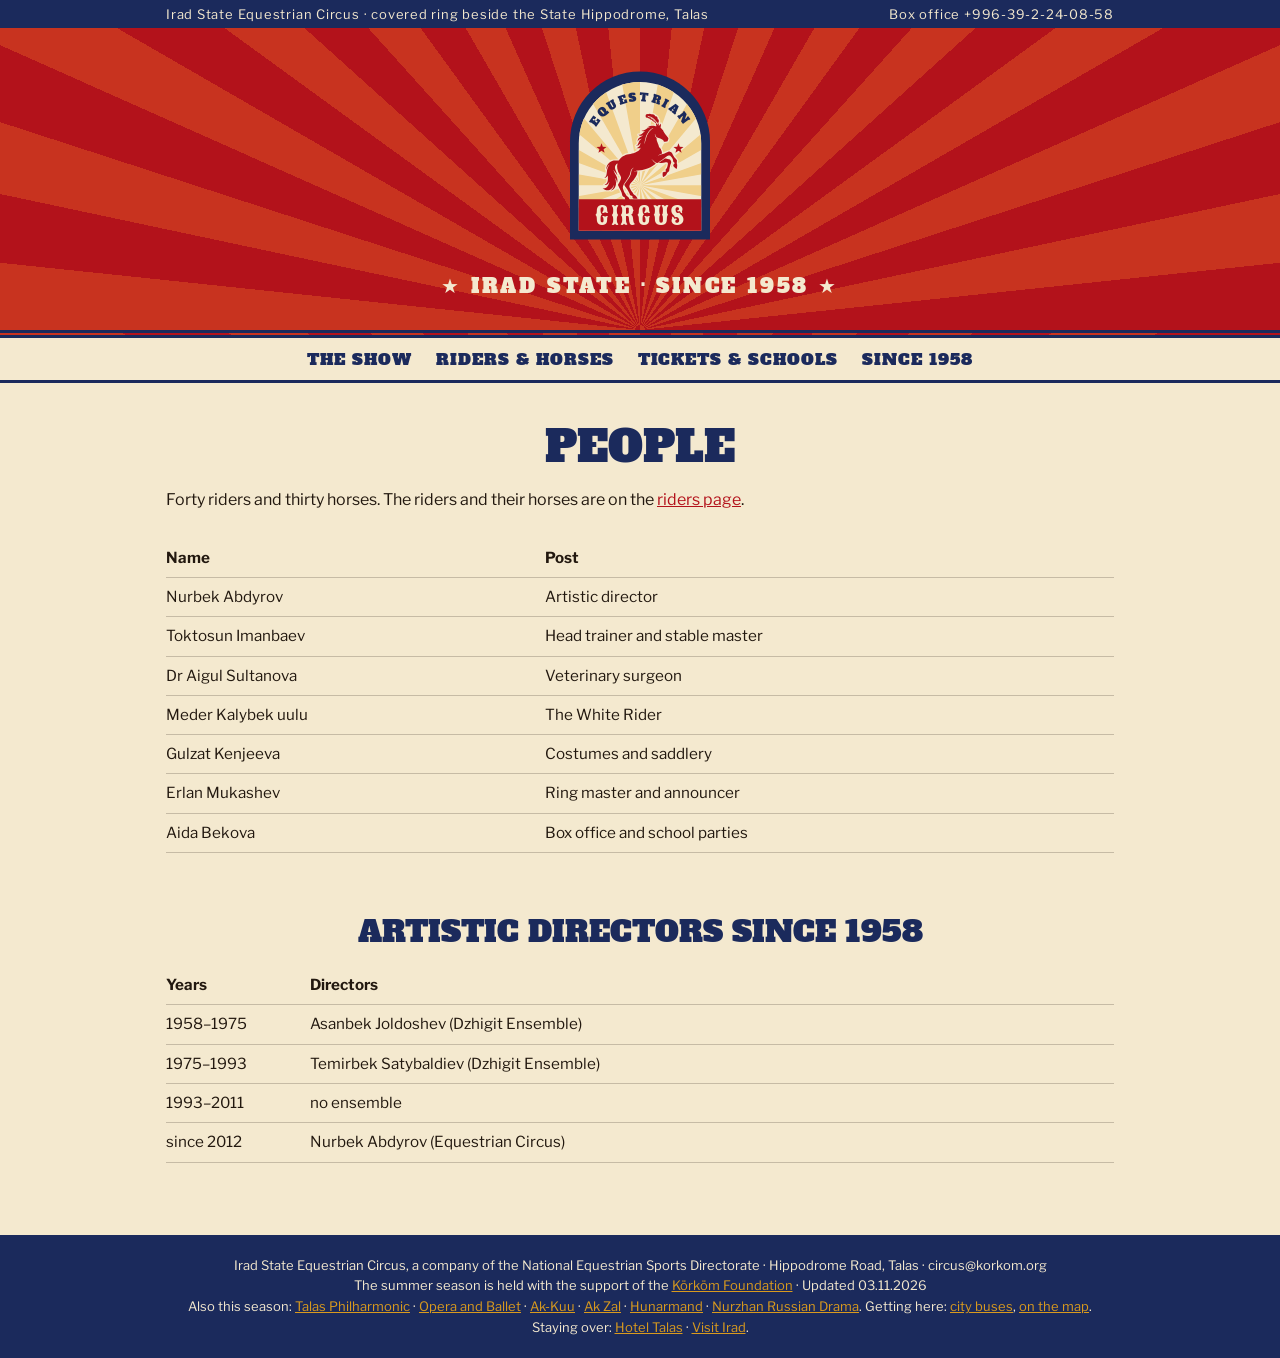
<file: people.html>
<!DOCTYPE html>
<html lang="en">
<head>
<meta charset="utf-8">
<meta name="viewport" content="width=device-width, initial-scale=1">
<title>People - Irad State Equestrian Circus</title>
<meta name="description" content="The riders, trainers and staff of the Irad State Equestrian Circus, and the directors of the Dzhigit Ensemble before it.">
<link rel="canonical" href="https://circus.korkom.org/people.html">
<meta property="og:type" content="website">
<meta property="og:title" content="People - Irad State Equestrian Circus">
<meta property="og:description" content="The riders, trainers and staff of the Irad State Equestrian Circus, and the directors of the Dzhigit Ensemble before it.">
<meta property="og:url" content="https://circus.korkom.org/people.html">
<meta property="og:image" content="https://circus.korkom.org/img/og-image.jpg">
<meta name="twitter:card" content="summary_large_image">
<link rel="icon" href="favicon.svg" type="image/svg+xml">
<link rel="preconnect" href="https://fonts.googleapis.com">
<link href="https://fonts.googleapis.com/css2?family=Sancreek&family=Alfa+Slab+One&family=Libre+Franklin:wght@400;600&display=swap" rel="stylesheet">
<link rel="stylesheet" href="css/site.css">
</head>
<body>
<div class="top"><div class="w"><span>Irad State Equestrian Circus · covered ring beside the State Hippodrome, Talas</span><span>Box office +996-39-2-24-08-58</span></div></div>
<div class="sun"><a class="mk" href="index.html"><svg xmlns="http://www.w3.org/2000/svg" viewBox="0 0 240 240" width="210" height="210" role="img" aria-label="Irad State Equestrian Circus"><path d="M40 212 L40 100 A80 80 0 0 1 200 100 L200 212 Z" fill="#1b2a5c"/><path d="M50 202 L50 102 A70 70 0 0 1 190 102 L190 202 Z" fill="#f4e9cf"/><clipPath id="cbc"><path d="M50 202 L50 102 A70 70 0 0 1 190 102 L190 202 Z"/></clipPath><g clip-path="url(#cbc)"><polygon points="120,150 280.00,150.00 277.57,177.78" fill="#f0cf8a"/><polygon points="120,150 270.35,204.72 258.56,230.00" fill="#f0cf8a"/><polygon points="120,150 242.57,252.85 222.85,272.57" fill="#f0cf8a"/><polygon points="120,150 200.00,288.56 174.72,300.35" fill="#f0cf8a"/><polygon points="120,150 147.78,307.57 120.00,310.00" fill="#f0cf8a"/><polygon points="120,150 92.22,307.57 65.28,300.35" fill="#f0cf8a"/><polygon points="120,150 40.00,288.56 17.15,272.57" fill="#f0cf8a"/><polygon points="120,150 -2.57,252.85 -18.56,230.00" fill="#f0cf8a"/><polygon points="120,150 -30.35,204.72 -37.57,177.78" fill="#f0cf8a"/><polygon points="120,150 -40.00,150.00 -37.57,122.22" fill="#f0cf8a"/><polygon points="120,150 -30.35,95.28 -18.56,70.00" fill="#f0cf8a"/><polygon points="120,150 -2.57,47.15 17.15,27.43" fill="#f0cf8a"/><polygon points="120,150 40.00,11.44 65.28,-0.35" fill="#f0cf8a"/><polygon points="120,150 92.22,-7.57 120.00,-10.00" fill="#f0cf8a"/><polygon points="120,150 147.78,-7.57 174.72,-0.35" fill="#f0cf8a"/><polygon points="120,150 200.00,11.44 222.85,27.43" fill="#f0cf8a"/><polygon points="120,150 242.57,47.15 258.56,70.00" fill="#f0cf8a"/><polygon points="120,150 270.35,95.28 277.57,122.22" fill="#f0cf8a"/></g><g transform="translate(77.4 79) scale(0.088)" fill="#f4e9cf" stroke="#f4e9cf" stroke-width="34" stroke-linejoin="round" fill-rule="evenodd"><path d="M351 1000C354 998 353 996 347 984C336 964 336 963 325 956C310 946 305 940 300 928C298 924 295 919 292 914C286 906 279 893 274 881C273 878 270 870 268 864C259 840 259 834 268 808C272 796 276 788 289 770C310 743 325 721 337 699C352 674 356 662 360 638C365 605 376 588 396 582C403 580 408 579 410 579C411 580 411 580 408 581C397 586 391 590 385 597C378 606 373 618 370 634C365 667 360 681 340 713C325 736 311 756 295 776C285 789 281 796 281 799C281 804 285 812 307 842C310 846 320 862 324 870C337 891 344 906 350 922C355 939 360 943 372 943C382 943 388 950 387 958C386 967 386 968 388 973C392 980 392 980 403 981C425 984 447 983 450 981C452 980 451 977 445 966C434 948 432 945 419 936C403 926 400 923 393 910C392 908 388 903 385 899C374 886 364 870 356 852C346 832 345 826 347 813C349 804 351 800 354 793C360 782 362 778 383 757C402 738 404 735 427 700C437 685 443 672 446 662C447 658 447 655 449 638C450 633 450 628 450 627C451 625 451 624 450 624C447 623 416 626 407 628C406 628 406 628 406 628C406 626 426 620 438 618C440 618 448 617 455 616C505 611 528 607 561 597C597 586 644 561 680 534C688 527 691 525 690 525C690 524 687 522 684 520C674 514 667 508 654 492C650 487 645 480 641 476C629 462 639 469 663 492C684 512 694 518 706 517C713 517 718 514 732 504C739 498 748 492 753 489C772 477 783 470 804 453C828 433 835 428 847 423C853 420 853 420 860 420C866 420 866 420 872 422C880 426 890 438 901 454C911 471 913 478 915 491C916 503 917 504 924 508C932 512 933 514 933 521C933 527 932 529 926 532C921 535 919 537 919 540C918 541 918 545 917 548C915 554 915 554 917 558C923 570 945 589 955 593C961 596 962 595 964 584C964 580 966 572 966 566C968 554 968 550 966 538C961 519 961 512 963 500C964 495 965 492 964 489C964 483 963 481 946 461C932 446 915 419 906 400C898 385 897 383 893 381C889 379 878 374 872 372C860 368 856 369 838 377C819 387 787 399 766 405C745 411 731 416 721 422C715 426 715 424 722 418C730 410 738 406 758 400C764 399 768 397 768 396C770 395 769 380 767 372C764 359 757 342 751 333C749 331 744 325 740 320C731 309 731 310 729 300C725 285 722 274 715 260C706 237 704 233 702 224C700 217 700 217 700 205L700 194L694 188C682 175 676 158 678 141C679 136 680 138 681 145C683 162 691 177 702 185C710 191 718 193 730 194L738 195L746 199C750 201 759 206 766 210C785 219 786 220 789 229C790 234 792 236 794 238C800 243 813 244 820 240C823 239 824 239 828 239C840 239 845 234 846 223C847 219 847 217 850 213C856 202 854 196 844 184C841 181 836 174 832 168C828 162 819 151 813 143C795 120 792 115 789 105C787 95 785 92 773 82C769 79 766 76 762 71C760 68 756 63 754 60C751 57 750 55 750 54C750 54 750 52 752 49C755 41 756 34 756 22C757 16 757 10 756 9C756 6 754 7 751 11C750 14 748 16 747 18C744 22 730 37 729 37C728 37 728 36 728 27C728 22 728 14 729 10C729 4 729 1 729 0C728 0 725 1 720 7C712 14 704 26 698 37C696 41 695 41 685 39C661 33 636 32 618 37C602 41 585 49 578 56C576 58 577 58 582 56C593 53 608 53 614 56C616 57 615 57 607 58C593 61 576 68 561 79C549 87 537 94 528 96C524 97 512 97 509 96C506 95 506 95 506 96C506 98 515 104 522 106C527 107 539 107 545 106C549 105 553 105 552 106C552 106 549 108 546 110C538 114 532 118 521 128C499 147 490 151 472 151C467 151 464 152 464 152C464 153 470 158 476 160C488 165 501 165 513 160C523 156 524 157 518 163C513 168 506 172 497 176C483 182 478 186 470 193C460 203 454 216 453 233C452 243 453 243 456 236C464 220 475 211 492 206C501 203 507 203 502 206C481 219 474 228 465 254C458 276 450 285 437 291C434 292 432 293 432 293C432 295 448 294 454 292C463 290 468 286 479 274C485 267 491 262 495 261C498 260 498 261 494 265C490 270 488 273 484 283C478 296 475 301 469 307C462 314 453 319 442 322C436 323 439 325 451 326C467 328 483 325 494 319C496 318 497 317 498 318C499 319 480 344 472 352C459 363 436 377 415 384C391 393 372 397 338 403C306 408 282 417 263 430C243 443 225 460 213 480C210 483 209 485 208 485C206 485 198 485 189 485C154 484 140 485 122 491C110 495 94 504 84 513C64 531 50 560 46 589C45 602 46 604 49 596C51 589 59 572 63 566C69 557 78 547 85 542C88 540 88 541 83 548C77 556 75 559 71 567C61 587 57 603 53 641C51 661 49 673 45 682C40 695 30 705 18 708C12 710 15 711 24 711C39 711 53 703 62 688C64 684 66 681 66 681C66 680 67 680 67 680C68 681 68 728 67 735C64 762 59 776 47 788C40 794 36 797 28 799C19 802 20 803 31 804C48 804 62 798 72 785C76 780 81 771 82 766C83 765 83 764 84 764C85 764 84 774 82 782C78 800 70 814 58 826C44 840 30 846 9 848C3 849 0 849 0 850C0 852 16 860 28 864C48 872 71 872 89 867C113 859 131 840 140 814C143 807 143 807 144 808C145 809 143 822 140 830C136 845 123 863 111 870C104 874 106 875 116 872C127 868 135 863 143 855C164 837 173 812 173 779C173 759 168 735 161 717C159 710 160 710 164 716C175 731 182 748 183 768C183 772 184 775 184 776C186 777 190 759 191 747C192 723 185 700 166 667C149 638 144 626 141 610C139 602 140 602 144 612C149 621 154 629 161 637C176 653 182 662 186 675C189 681 190 681 189 674C188 660 185 650 175 630C168 615 163 602 161 594C158 585 158 569 161 560C163 551 170 539 177 533C180 530 188 525 190 525C192 525 192 526 191 533C188 545 187 553 187 568C188 587 190 600 197 619C202 636 208 646 220 666C240 697 242 707 235 730C230 744 224 757 213 773C199 795 197 798 200 807C201 810 210 829 216 841C219 846 224 856 235 879C244 899 249 913 253 932C255 939 257 946 258 948C260 954 266 957 274 958C286 960 291 967 288 977C287 982 287 984 289 989C291 996 293 998 297 998C311 1000 348 1001 351 1000ZM794 697C817 680 822 675 827 666C837 649 842 642 850 636C861 628 863 624 864 610C868 581 876 546 884 527C885 525 886 521 888 518C891 509 891 503 884 488C880 479 878 476 874 473C870 470 867 469 856 468C847 466 816 460 812 459C809 458 808 459 803 463C791 473 781 480 766 490C745 503 728 516 728 518C728 520 778 516 806 511C832 506 840 507 844 515C846 519 846 519 846 528C846 540 844 550 839 565C834 579 831 585 825 593C816 603 815 607 818 614C819 620 819 623 817 627C814 633 811 634 799 633L794 632L791 635C789 636 786 638 784 639C779 641 779 642 778 653C776 673 780 694 785 700C787 702 788 702 794 697ZM536 272C537 272 538 267 540 262C544 247 548 231 551 217C557 188 563 167 574 146C583 128 589 118 602 102C615 88 636 72 652 64C659 61 660 61 654 65C634 78 620 91 606 109C586 134 568 174 559 212C557 222 550 243 547 252C543 262 535 277 536 272Z"/><path d="M700 46 L686 -6 L712 -8 Z M670 -26 a30 30 0 1 0 60 0 a30 30 0 1 0 -60 0Z M638 -56 a38 38 0 1 0 76 0 a38 38 0 1 0 -76 0Z M606 -78 a38 38 0 1 0 76 0 a38 38 0 1 0 -76 0Z M578 -90 a32 32 0 1 0 64 0 a32 32 0 1 0 -64 0Z M556 -94 a24 24 0 1 0 48 0 a24 24 0 1 0 -48 0Z" fill-rule="nonzero"/></g><rect x="50" y="166" width="140" height="36" fill="#b3121b"/><g transform="translate(77.4 79) scale(0.088)" fill="#b3121b" fill-rule="evenodd"><path d="M700 46 L686 -6 L712 -8 Z M670 -26 a30 30 0 1 0 60 0 a30 30 0 1 0 -60 0Z M638 -56 a38 38 0 1 0 76 0 a38 38 0 1 0 -76 0Z M606 -78 a38 38 0 1 0 76 0 a38 38 0 1 0 -76 0Z M578 -90 a32 32 0 1 0 64 0 a32 32 0 1 0 -64 0Z M556 -94 a24 24 0 1 0 48 0 a24 24 0 1 0 -48 0Z" fill-rule="nonzero"/><path d="M351 1000C354 998 353 996 347 984C336 964 336 963 325 956C310 946 305 940 300 928C298 924 295 919 292 914C286 906 279 893 274 881C273 878 270 870 268 864C259 840 259 834 268 808C272 796 276 788 289 770C310 743 325 721 337 699C352 674 356 662 360 638C365 605 376 588 396 582C403 580 408 579 410 579C411 580 411 580 408 581C397 586 391 590 385 597C378 606 373 618 370 634C365 667 360 681 340 713C325 736 311 756 295 776C285 789 281 796 281 799C281 804 285 812 307 842C310 846 320 862 324 870C337 891 344 906 350 922C355 939 360 943 372 943C382 943 388 950 387 958C386 967 386 968 388 973C392 980 392 980 403 981C425 984 447 983 450 981C452 980 451 977 445 966C434 948 432 945 419 936C403 926 400 923 393 910C392 908 388 903 385 899C374 886 364 870 356 852C346 832 345 826 347 813C349 804 351 800 354 793C360 782 362 778 383 757C402 738 404 735 427 700C437 685 443 672 446 662C447 658 447 655 449 638C450 633 450 628 450 627C451 625 451 624 450 624C447 623 416 626 407 628C406 628 406 628 406 628C406 626 426 620 438 618C440 618 448 617 455 616C505 611 528 607 561 597C597 586 644 561 680 534C688 527 691 525 690 525C690 524 687 522 684 520C674 514 667 508 654 492C650 487 645 480 641 476C629 462 639 469 663 492C684 512 694 518 706 517C713 517 718 514 732 504C739 498 748 492 753 489C772 477 783 470 804 453C828 433 835 428 847 423C853 420 853 420 860 420C866 420 866 420 872 422C880 426 890 438 901 454C911 471 913 478 915 491C916 503 917 504 924 508C932 512 933 514 933 521C933 527 932 529 926 532C921 535 919 537 919 540C918 541 918 545 917 548C915 554 915 554 917 558C923 570 945 589 955 593C961 596 962 595 964 584C964 580 966 572 966 566C968 554 968 550 966 538C961 519 961 512 963 500C964 495 965 492 964 489C964 483 963 481 946 461C932 446 915 419 906 400C898 385 897 383 893 381C889 379 878 374 872 372C860 368 856 369 838 377C819 387 787 399 766 405C745 411 731 416 721 422C715 426 715 424 722 418C730 410 738 406 758 400C764 399 768 397 768 396C770 395 769 380 767 372C764 359 757 342 751 333C749 331 744 325 740 320C731 309 731 310 729 300C725 285 722 274 715 260C706 237 704 233 702 224C700 217 700 217 700 205L700 194L694 188C682 175 676 158 678 141C679 136 680 138 681 145C683 162 691 177 702 185C710 191 718 193 730 194L738 195L746 199C750 201 759 206 766 210C785 219 786 220 789 229C790 234 792 236 794 238C800 243 813 244 820 240C823 239 824 239 828 239C840 239 845 234 846 223C847 219 847 217 850 213C856 202 854 196 844 184C841 181 836 174 832 168C828 162 819 151 813 143C795 120 792 115 789 105C787 95 785 92 773 82C769 79 766 76 762 71C760 68 756 63 754 60C751 57 750 55 750 54C750 54 750 52 752 49C755 41 756 34 756 22C757 16 757 10 756 9C756 6 754 7 751 11C750 14 748 16 747 18C744 22 730 37 729 37C728 37 728 36 728 27C728 22 728 14 729 10C729 4 729 1 729 0C728 0 725 1 720 7C712 14 704 26 698 37C696 41 695 41 685 39C661 33 636 32 618 37C602 41 585 49 578 56C576 58 577 58 582 56C593 53 608 53 614 56C616 57 615 57 607 58C593 61 576 68 561 79C549 87 537 94 528 96C524 97 512 97 509 96C506 95 506 95 506 96C506 98 515 104 522 106C527 107 539 107 545 106C549 105 553 105 552 106C552 106 549 108 546 110C538 114 532 118 521 128C499 147 490 151 472 151C467 151 464 152 464 152C464 153 470 158 476 160C488 165 501 165 513 160C523 156 524 157 518 163C513 168 506 172 497 176C483 182 478 186 470 193C460 203 454 216 453 233C452 243 453 243 456 236C464 220 475 211 492 206C501 203 507 203 502 206C481 219 474 228 465 254C458 276 450 285 437 291C434 292 432 293 432 293C432 295 448 294 454 292C463 290 468 286 479 274C485 267 491 262 495 261C498 260 498 261 494 265C490 270 488 273 484 283C478 296 475 301 469 307C462 314 453 319 442 322C436 323 439 325 451 326C467 328 483 325 494 319C496 318 497 317 498 318C499 319 480 344 472 352C459 363 436 377 415 384C391 393 372 397 338 403C306 408 282 417 263 430C243 443 225 460 213 480C210 483 209 485 208 485C206 485 198 485 189 485C154 484 140 485 122 491C110 495 94 504 84 513C64 531 50 560 46 589C45 602 46 604 49 596C51 589 59 572 63 566C69 557 78 547 85 542C88 540 88 541 83 548C77 556 75 559 71 567C61 587 57 603 53 641C51 661 49 673 45 682C40 695 30 705 18 708C12 710 15 711 24 711C39 711 53 703 62 688C64 684 66 681 66 681C66 680 67 680 67 680C68 681 68 728 67 735C64 762 59 776 47 788C40 794 36 797 28 799C19 802 20 803 31 804C48 804 62 798 72 785C76 780 81 771 82 766C83 765 83 764 84 764C85 764 84 774 82 782C78 800 70 814 58 826C44 840 30 846 9 848C3 849 0 849 0 850C0 852 16 860 28 864C48 872 71 872 89 867C113 859 131 840 140 814C143 807 143 807 144 808C145 809 143 822 140 830C136 845 123 863 111 870C104 874 106 875 116 872C127 868 135 863 143 855C164 837 173 812 173 779C173 759 168 735 161 717C159 710 160 710 164 716C175 731 182 748 183 768C183 772 184 775 184 776C186 777 190 759 191 747C192 723 185 700 166 667C149 638 144 626 141 610C139 602 140 602 144 612C149 621 154 629 161 637C176 653 182 662 186 675C189 681 190 681 189 674C188 660 185 650 175 630C168 615 163 602 161 594C158 585 158 569 161 560C163 551 170 539 177 533C180 530 188 525 190 525C192 525 192 526 191 533C188 545 187 553 187 568C188 587 190 600 197 619C202 636 208 646 220 666C240 697 242 707 235 730C230 744 224 757 213 773C199 795 197 798 200 807C201 810 210 829 216 841C219 846 224 856 235 879C244 899 249 913 253 932C255 939 257 946 258 948C260 954 266 957 274 958C286 960 291 967 288 977C287 982 287 984 289 989C291 996 293 998 297 998C311 1000 348 1001 351 1000ZM794 697C817 680 822 675 827 666C837 649 842 642 850 636C861 628 863 624 864 610C868 581 876 546 884 527C885 525 886 521 888 518C891 509 891 503 884 488C880 479 878 476 874 473C870 470 867 469 856 468C847 466 816 460 812 459C809 458 808 459 803 463C791 473 781 480 766 490C745 503 728 516 728 518C728 520 778 516 806 511C832 506 840 507 844 515C846 519 846 519 846 528C846 540 844 550 839 565C834 579 831 585 825 593C816 603 815 607 818 614C819 620 819 623 817 627C814 633 811 634 799 633L794 632L791 635C789 636 786 638 784 639C779 641 779 642 778 653C776 673 780 694 785 700C787 702 788 702 794 697ZM536 272C537 272 538 267 540 262C544 247 548 231 551 217C557 188 563 167 574 146C583 128 589 118 602 102C615 88 636 72 652 64C659 61 660 61 654 65C634 78 620 91 606 109C586 134 568 174 559 212C557 222 550 243 547 252C543 262 535 277 536 272Z"/></g><g transform="translate(77.4 79) scale(0.088)" fill="none" stroke="#f4e9cf" stroke-width="14" stroke-linecap="round"><path d="M700 -6 C680 -50 640 -76 590 -88 M672 -30 C660 -50 646 -60 628 -66" stroke-width="10"/></g><polygon points="76.00,102.00 77.48,105.96 81.71,106.15 78.40,108.78 79.53,112.85 76.00,110.52 72.47,112.85 73.60,108.78 70.29,106.15 74.52,105.96" fill="#b3121b"/><polygon points="164.00,102.00 165.48,105.96 169.71,106.15 166.40,108.78 167.53,112.85 164.00,110.52 160.47,112.85 161.60,108.78 158.29,106.15 162.52,105.96" fill="#b3121b"/><path id="cba" d="M62 112 A58 58 0 0 1 178 112" fill="none"/><text font-family="Alfa Slab One,Georgia,serif" font-size="13" fill="#1b2a5c" letter-spacing="2.5"><textPath href="#cba" startOffset="50%" text-anchor="middle">EQUESTRIAN</textPath></text><text x="120" y="194" text-anchor="middle" font-family="Sancreek,Georgia,serif" font-size="28" letter-spacing="2" fill="#f4e9cf">CIRCUS</text></svg></a><div class="t">Irad State Equestrian Circus</div><div class="s">★ Irad State · since 1958 ★</div></div>
<nav class="m"><a href="index.html">The Show</a><a href="riders.html">Riders &amp; Horses</a><a href="tickets.html">Tickets &amp; Schools</a><a href="archive.html">Since 1958</a></nav>
<main class="w"><style>.dp table{width:100%;border-collapse:collapse;margin:10px 0 22px;font-size:.95em}.dp th,.dp td{text-align:left;vertical-align:top;padding:7px 10px 7px 0;border-bottom:1px solid color-mix(in srgb,currentColor 22%,transparent)}.dp td.d{white-space:nowrap;width:9.5em;font-variant-numeric:tabular-nums}.dp .era{margin:0 0 6px;opacity:.8}.dp ul.idx{list-style:none;padding:0;margin:10px 0 24px}.dp ul.idx li{padding:9px 0;border-bottom:1px solid color-mix(in srgb,currentColor 22%,transparent)}.dp .scroll{overflow-x:auto}.dp blockquote{margin:6px 0 4px;padding-left:14px;border-left:3px solid currentColor;font-style:italic}.dp .src{font-size:.88em;opacity:.8;margin:0 0 18px}</style><div class="dp"><h1>People</h1><p>Forty riders and thirty horses. The riders and their horses are on the <a href="riders.html">riders page</a>.</p><div class="scroll"><table><thead><tr><th>Name</th><th>Post</th></tr></thead><tbody><tr><td>Nurbek Abdyrov</td><td>Artistic director</td></tr><tr><td>Toktosun Imanbaev</td><td>Head trainer and stable master</td></tr><tr><td>Dr Aigul Sultanova</td><td>Veterinary surgeon</td></tr><tr><td>Meder Kalybek uulu</td><td>The White Rider</td></tr><tr><td>Gulzat Kenjeeva</td><td>Costumes and saddlery</td></tr><tr><td>Erlan Mukashev</td><td>Ring master and announcer</td></tr><tr><td>Aida Bekova</td><td>Box office and school parties</td></tr></tbody></table></div><h2>Artistic directors since 1958</h2><div class="scroll"><table><thead><tr><th>Years</th><th>Directors</th></tr></thead><tbody><tr><td class="d">1958–1975</td><td>Asanbek Joldoshev (Dzhigit Ensemble)</td></tr><tr><td class="d">1975–1993</td><td>Temirbek Satybaldiev (Dzhigit Ensemble)</td></tr><tr><td class="d">1993–2011</td><td>no ensemble</td></tr><tr><td class="d">since 2012</td><td>Nurbek Abdyrov (Equestrian Circus)</td></tr></tbody></table></div></div></main>
<footer><div class="w">Irad State Equestrian Circus, a company of the National Equestrian Sports Directorate · Hippodrome Road, Talas · circus@korkom.org<br>
The summer season is held with the support of the <a href="https://korkom.org/">Körköm Foundation</a> · Updated 03.11.2026<br>Also this season: <a href="https://philharmonic.korkom.org/">Talas Philharmonic</a> · <a href="https://talas-opera.korkom.org/afisha.html">Opera and Ballet</a> · <a href="https://akkuu.korkom.org/tours.html">Ak-Kuu</a> · <a href="https://akzal.korkom.org/">Ak Zal</a> · <a href="https://hunar.korkom.org/">Hunarmand</a> · <a href="https://nurzhan-drama.korkom.org/afisha.html">Nurzhan Russian Drama</a>. Getting here: <a href="https://transport.talas.iradgov.org/stops.html#hippodrome">city buses</a>, <a href="https://maps.attelkom.net/?p=irad-state-equestrian-circus">on the map</a>. Staying over: <a href="https://wwv.attelkom.net/users/hoteltalas/">Hotel Talas</a> · <a href="https://visitirad.com/">Visit Irad</a>.</div></footer>
<script></script>
</body>
</html>
</file>
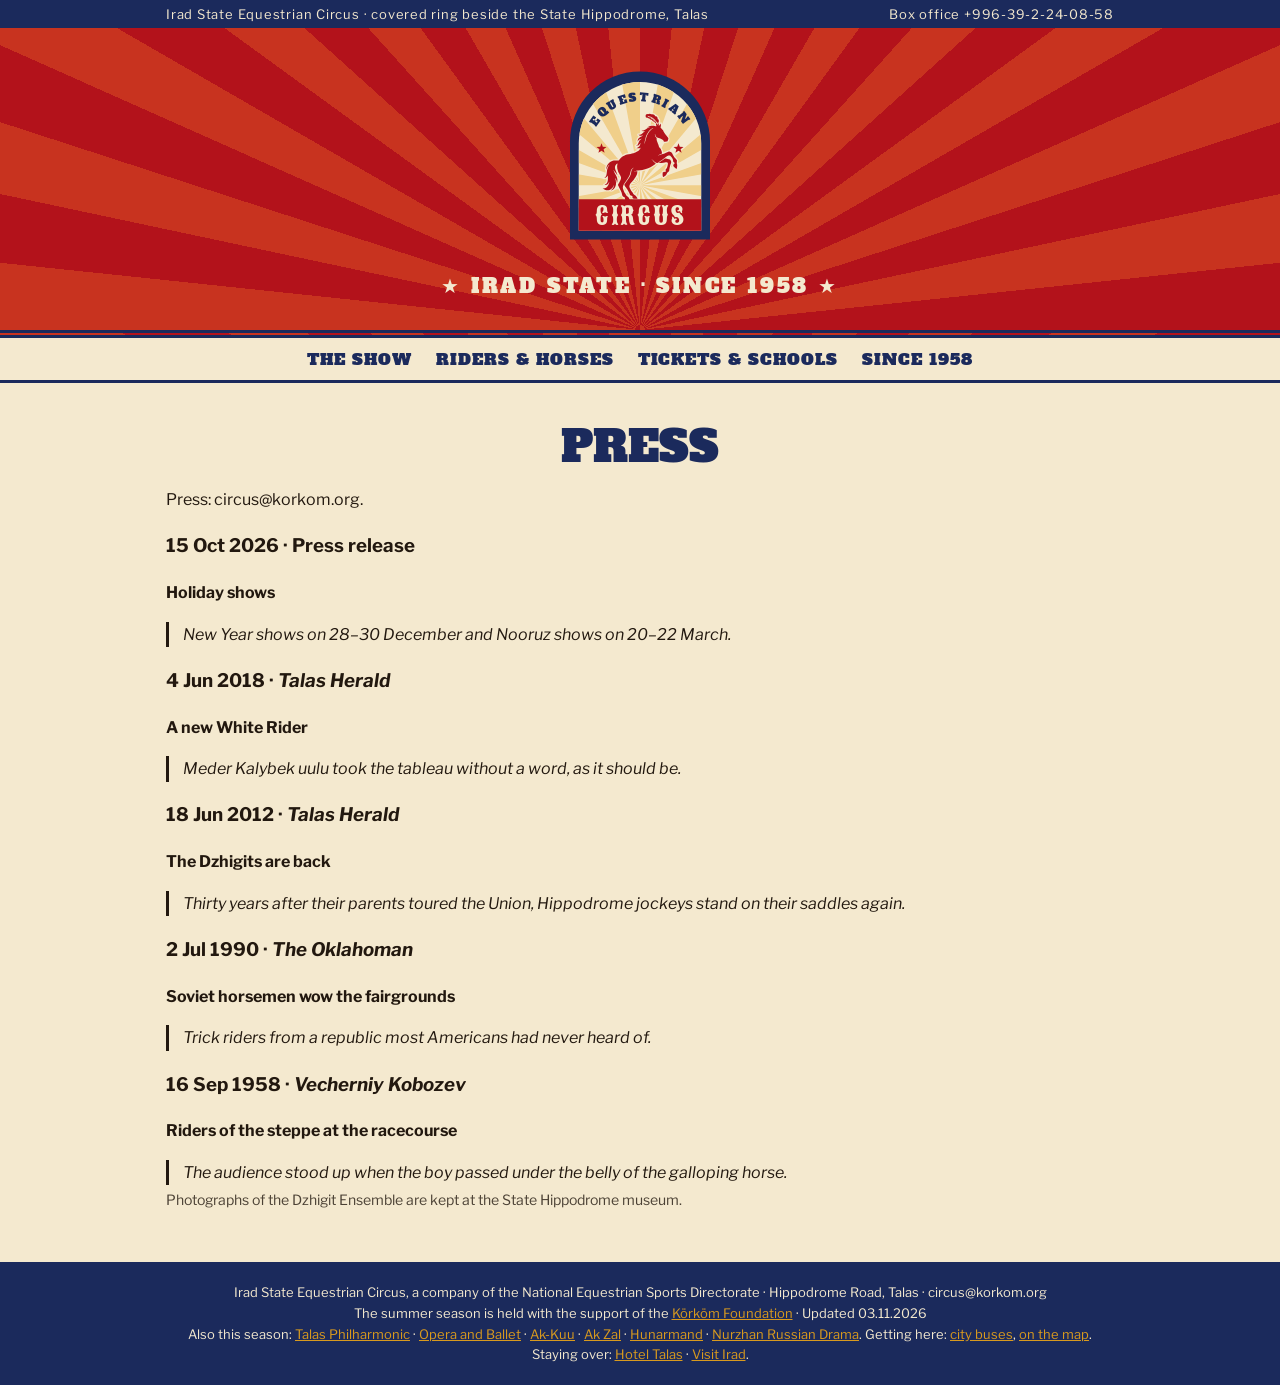
<file: press.html>
<!DOCTYPE html>
<html lang="en">
<head>
<meta charset="utf-8">
<meta name="viewport" content="width=device-width, initial-scale=1">
<title>Press - Irad State Equestrian Circus</title>
<meta name="description" content="The Dzhigit Ensemble and the Equestrian Circus in the press since 1958.">
<link rel="canonical" href="https://circus.korkom.org/press.html">
<meta property="og:type" content="website">
<meta property="og:title" content="Press - Irad State Equestrian Circus">
<meta property="og:description" content="The Dzhigit Ensemble and the Equestrian Circus in the press since 1958.">
<meta property="og:url" content="https://circus.korkom.org/press.html">
<meta property="og:image" content="https://circus.korkom.org/img/og-image.jpg">
<meta name="twitter:card" content="summary_large_image">
<link rel="icon" href="favicon.svg" type="image/svg+xml">
<link rel="preconnect" href="https://fonts.googleapis.com">
<link href="https://fonts.googleapis.com/css2?family=Sancreek&family=Alfa+Slab+One&family=Libre+Franklin:wght@400;600&display=swap" rel="stylesheet">
<link rel="stylesheet" href="css/site.css">
</head>
<body>
<div class="top"><div class="w"><span>Irad State Equestrian Circus · covered ring beside the State Hippodrome, Talas</span><span>Box office +996-39-2-24-08-58</span></div></div>
<div class="sun"><a class="mk" href="index.html"><svg xmlns="http://www.w3.org/2000/svg" viewBox="0 0 240 240" width="210" height="210" role="img" aria-label="Irad State Equestrian Circus"><path d="M40 212 L40 100 A80 80 0 0 1 200 100 L200 212 Z" fill="#1b2a5c"/><path d="M50 202 L50 102 A70 70 0 0 1 190 102 L190 202 Z" fill="#f4e9cf"/><clipPath id="cbc"><path d="M50 202 L50 102 A70 70 0 0 1 190 102 L190 202 Z"/></clipPath><g clip-path="url(#cbc)"><polygon points="120,150 280.00,150.00 277.57,177.78" fill="#f0cf8a"/><polygon points="120,150 270.35,204.72 258.56,230.00" fill="#f0cf8a"/><polygon points="120,150 242.57,252.85 222.85,272.57" fill="#f0cf8a"/><polygon points="120,150 200.00,288.56 174.72,300.35" fill="#f0cf8a"/><polygon points="120,150 147.78,307.57 120.00,310.00" fill="#f0cf8a"/><polygon points="120,150 92.22,307.57 65.28,300.35" fill="#f0cf8a"/><polygon points="120,150 40.00,288.56 17.15,272.57" fill="#f0cf8a"/><polygon points="120,150 -2.57,252.85 -18.56,230.00" fill="#f0cf8a"/><polygon points="120,150 -30.35,204.72 -37.57,177.78" fill="#f0cf8a"/><polygon points="120,150 -40.00,150.00 -37.57,122.22" fill="#f0cf8a"/><polygon points="120,150 -30.35,95.28 -18.56,70.00" fill="#f0cf8a"/><polygon points="120,150 -2.57,47.15 17.15,27.43" fill="#f0cf8a"/><polygon points="120,150 40.00,11.44 65.28,-0.35" fill="#f0cf8a"/><polygon points="120,150 92.22,-7.57 120.00,-10.00" fill="#f0cf8a"/><polygon points="120,150 147.78,-7.57 174.72,-0.35" fill="#f0cf8a"/><polygon points="120,150 200.00,11.44 222.85,27.43" fill="#f0cf8a"/><polygon points="120,150 242.57,47.15 258.56,70.00" fill="#f0cf8a"/><polygon points="120,150 270.35,95.28 277.57,122.22" fill="#f0cf8a"/></g><g transform="translate(77.4 79) scale(0.088)" fill="#f4e9cf" stroke="#f4e9cf" stroke-width="34" stroke-linejoin="round" fill-rule="evenodd"><path d="M351 1000C354 998 353 996 347 984C336 964 336 963 325 956C310 946 305 940 300 928C298 924 295 919 292 914C286 906 279 893 274 881C273 878 270 870 268 864C259 840 259 834 268 808C272 796 276 788 289 770C310 743 325 721 337 699C352 674 356 662 360 638C365 605 376 588 396 582C403 580 408 579 410 579C411 580 411 580 408 581C397 586 391 590 385 597C378 606 373 618 370 634C365 667 360 681 340 713C325 736 311 756 295 776C285 789 281 796 281 799C281 804 285 812 307 842C310 846 320 862 324 870C337 891 344 906 350 922C355 939 360 943 372 943C382 943 388 950 387 958C386 967 386 968 388 973C392 980 392 980 403 981C425 984 447 983 450 981C452 980 451 977 445 966C434 948 432 945 419 936C403 926 400 923 393 910C392 908 388 903 385 899C374 886 364 870 356 852C346 832 345 826 347 813C349 804 351 800 354 793C360 782 362 778 383 757C402 738 404 735 427 700C437 685 443 672 446 662C447 658 447 655 449 638C450 633 450 628 450 627C451 625 451 624 450 624C447 623 416 626 407 628C406 628 406 628 406 628C406 626 426 620 438 618C440 618 448 617 455 616C505 611 528 607 561 597C597 586 644 561 680 534C688 527 691 525 690 525C690 524 687 522 684 520C674 514 667 508 654 492C650 487 645 480 641 476C629 462 639 469 663 492C684 512 694 518 706 517C713 517 718 514 732 504C739 498 748 492 753 489C772 477 783 470 804 453C828 433 835 428 847 423C853 420 853 420 860 420C866 420 866 420 872 422C880 426 890 438 901 454C911 471 913 478 915 491C916 503 917 504 924 508C932 512 933 514 933 521C933 527 932 529 926 532C921 535 919 537 919 540C918 541 918 545 917 548C915 554 915 554 917 558C923 570 945 589 955 593C961 596 962 595 964 584C964 580 966 572 966 566C968 554 968 550 966 538C961 519 961 512 963 500C964 495 965 492 964 489C964 483 963 481 946 461C932 446 915 419 906 400C898 385 897 383 893 381C889 379 878 374 872 372C860 368 856 369 838 377C819 387 787 399 766 405C745 411 731 416 721 422C715 426 715 424 722 418C730 410 738 406 758 400C764 399 768 397 768 396C770 395 769 380 767 372C764 359 757 342 751 333C749 331 744 325 740 320C731 309 731 310 729 300C725 285 722 274 715 260C706 237 704 233 702 224C700 217 700 217 700 205L700 194L694 188C682 175 676 158 678 141C679 136 680 138 681 145C683 162 691 177 702 185C710 191 718 193 730 194L738 195L746 199C750 201 759 206 766 210C785 219 786 220 789 229C790 234 792 236 794 238C800 243 813 244 820 240C823 239 824 239 828 239C840 239 845 234 846 223C847 219 847 217 850 213C856 202 854 196 844 184C841 181 836 174 832 168C828 162 819 151 813 143C795 120 792 115 789 105C787 95 785 92 773 82C769 79 766 76 762 71C760 68 756 63 754 60C751 57 750 55 750 54C750 54 750 52 752 49C755 41 756 34 756 22C757 16 757 10 756 9C756 6 754 7 751 11C750 14 748 16 747 18C744 22 730 37 729 37C728 37 728 36 728 27C728 22 728 14 729 10C729 4 729 1 729 0C728 0 725 1 720 7C712 14 704 26 698 37C696 41 695 41 685 39C661 33 636 32 618 37C602 41 585 49 578 56C576 58 577 58 582 56C593 53 608 53 614 56C616 57 615 57 607 58C593 61 576 68 561 79C549 87 537 94 528 96C524 97 512 97 509 96C506 95 506 95 506 96C506 98 515 104 522 106C527 107 539 107 545 106C549 105 553 105 552 106C552 106 549 108 546 110C538 114 532 118 521 128C499 147 490 151 472 151C467 151 464 152 464 152C464 153 470 158 476 160C488 165 501 165 513 160C523 156 524 157 518 163C513 168 506 172 497 176C483 182 478 186 470 193C460 203 454 216 453 233C452 243 453 243 456 236C464 220 475 211 492 206C501 203 507 203 502 206C481 219 474 228 465 254C458 276 450 285 437 291C434 292 432 293 432 293C432 295 448 294 454 292C463 290 468 286 479 274C485 267 491 262 495 261C498 260 498 261 494 265C490 270 488 273 484 283C478 296 475 301 469 307C462 314 453 319 442 322C436 323 439 325 451 326C467 328 483 325 494 319C496 318 497 317 498 318C499 319 480 344 472 352C459 363 436 377 415 384C391 393 372 397 338 403C306 408 282 417 263 430C243 443 225 460 213 480C210 483 209 485 208 485C206 485 198 485 189 485C154 484 140 485 122 491C110 495 94 504 84 513C64 531 50 560 46 589C45 602 46 604 49 596C51 589 59 572 63 566C69 557 78 547 85 542C88 540 88 541 83 548C77 556 75 559 71 567C61 587 57 603 53 641C51 661 49 673 45 682C40 695 30 705 18 708C12 710 15 711 24 711C39 711 53 703 62 688C64 684 66 681 66 681C66 680 67 680 67 680C68 681 68 728 67 735C64 762 59 776 47 788C40 794 36 797 28 799C19 802 20 803 31 804C48 804 62 798 72 785C76 780 81 771 82 766C83 765 83 764 84 764C85 764 84 774 82 782C78 800 70 814 58 826C44 840 30 846 9 848C3 849 0 849 0 850C0 852 16 860 28 864C48 872 71 872 89 867C113 859 131 840 140 814C143 807 143 807 144 808C145 809 143 822 140 830C136 845 123 863 111 870C104 874 106 875 116 872C127 868 135 863 143 855C164 837 173 812 173 779C173 759 168 735 161 717C159 710 160 710 164 716C175 731 182 748 183 768C183 772 184 775 184 776C186 777 190 759 191 747C192 723 185 700 166 667C149 638 144 626 141 610C139 602 140 602 144 612C149 621 154 629 161 637C176 653 182 662 186 675C189 681 190 681 189 674C188 660 185 650 175 630C168 615 163 602 161 594C158 585 158 569 161 560C163 551 170 539 177 533C180 530 188 525 190 525C192 525 192 526 191 533C188 545 187 553 187 568C188 587 190 600 197 619C202 636 208 646 220 666C240 697 242 707 235 730C230 744 224 757 213 773C199 795 197 798 200 807C201 810 210 829 216 841C219 846 224 856 235 879C244 899 249 913 253 932C255 939 257 946 258 948C260 954 266 957 274 958C286 960 291 967 288 977C287 982 287 984 289 989C291 996 293 998 297 998C311 1000 348 1001 351 1000ZM794 697C817 680 822 675 827 666C837 649 842 642 850 636C861 628 863 624 864 610C868 581 876 546 884 527C885 525 886 521 888 518C891 509 891 503 884 488C880 479 878 476 874 473C870 470 867 469 856 468C847 466 816 460 812 459C809 458 808 459 803 463C791 473 781 480 766 490C745 503 728 516 728 518C728 520 778 516 806 511C832 506 840 507 844 515C846 519 846 519 846 528C846 540 844 550 839 565C834 579 831 585 825 593C816 603 815 607 818 614C819 620 819 623 817 627C814 633 811 634 799 633L794 632L791 635C789 636 786 638 784 639C779 641 779 642 778 653C776 673 780 694 785 700C787 702 788 702 794 697ZM536 272C537 272 538 267 540 262C544 247 548 231 551 217C557 188 563 167 574 146C583 128 589 118 602 102C615 88 636 72 652 64C659 61 660 61 654 65C634 78 620 91 606 109C586 134 568 174 559 212C557 222 550 243 547 252C543 262 535 277 536 272Z"/><path d="M700 46 L686 -6 L712 -8 Z M670 -26 a30 30 0 1 0 60 0 a30 30 0 1 0 -60 0Z M638 -56 a38 38 0 1 0 76 0 a38 38 0 1 0 -76 0Z M606 -78 a38 38 0 1 0 76 0 a38 38 0 1 0 -76 0Z M578 -90 a32 32 0 1 0 64 0 a32 32 0 1 0 -64 0Z M556 -94 a24 24 0 1 0 48 0 a24 24 0 1 0 -48 0Z" fill-rule="nonzero"/></g><rect x="50" y="166" width="140" height="36" fill="#b3121b"/><g transform="translate(77.4 79) scale(0.088)" fill="#b3121b" fill-rule="evenodd"><path d="M700 46 L686 -6 L712 -8 Z M670 -26 a30 30 0 1 0 60 0 a30 30 0 1 0 -60 0Z M638 -56 a38 38 0 1 0 76 0 a38 38 0 1 0 -76 0Z M606 -78 a38 38 0 1 0 76 0 a38 38 0 1 0 -76 0Z M578 -90 a32 32 0 1 0 64 0 a32 32 0 1 0 -64 0Z M556 -94 a24 24 0 1 0 48 0 a24 24 0 1 0 -48 0Z" fill-rule="nonzero"/><path d="M351 1000C354 998 353 996 347 984C336 964 336 963 325 956C310 946 305 940 300 928C298 924 295 919 292 914C286 906 279 893 274 881C273 878 270 870 268 864C259 840 259 834 268 808C272 796 276 788 289 770C310 743 325 721 337 699C352 674 356 662 360 638C365 605 376 588 396 582C403 580 408 579 410 579C411 580 411 580 408 581C397 586 391 590 385 597C378 606 373 618 370 634C365 667 360 681 340 713C325 736 311 756 295 776C285 789 281 796 281 799C281 804 285 812 307 842C310 846 320 862 324 870C337 891 344 906 350 922C355 939 360 943 372 943C382 943 388 950 387 958C386 967 386 968 388 973C392 980 392 980 403 981C425 984 447 983 450 981C452 980 451 977 445 966C434 948 432 945 419 936C403 926 400 923 393 910C392 908 388 903 385 899C374 886 364 870 356 852C346 832 345 826 347 813C349 804 351 800 354 793C360 782 362 778 383 757C402 738 404 735 427 700C437 685 443 672 446 662C447 658 447 655 449 638C450 633 450 628 450 627C451 625 451 624 450 624C447 623 416 626 407 628C406 628 406 628 406 628C406 626 426 620 438 618C440 618 448 617 455 616C505 611 528 607 561 597C597 586 644 561 680 534C688 527 691 525 690 525C690 524 687 522 684 520C674 514 667 508 654 492C650 487 645 480 641 476C629 462 639 469 663 492C684 512 694 518 706 517C713 517 718 514 732 504C739 498 748 492 753 489C772 477 783 470 804 453C828 433 835 428 847 423C853 420 853 420 860 420C866 420 866 420 872 422C880 426 890 438 901 454C911 471 913 478 915 491C916 503 917 504 924 508C932 512 933 514 933 521C933 527 932 529 926 532C921 535 919 537 919 540C918 541 918 545 917 548C915 554 915 554 917 558C923 570 945 589 955 593C961 596 962 595 964 584C964 580 966 572 966 566C968 554 968 550 966 538C961 519 961 512 963 500C964 495 965 492 964 489C964 483 963 481 946 461C932 446 915 419 906 400C898 385 897 383 893 381C889 379 878 374 872 372C860 368 856 369 838 377C819 387 787 399 766 405C745 411 731 416 721 422C715 426 715 424 722 418C730 410 738 406 758 400C764 399 768 397 768 396C770 395 769 380 767 372C764 359 757 342 751 333C749 331 744 325 740 320C731 309 731 310 729 300C725 285 722 274 715 260C706 237 704 233 702 224C700 217 700 217 700 205L700 194L694 188C682 175 676 158 678 141C679 136 680 138 681 145C683 162 691 177 702 185C710 191 718 193 730 194L738 195L746 199C750 201 759 206 766 210C785 219 786 220 789 229C790 234 792 236 794 238C800 243 813 244 820 240C823 239 824 239 828 239C840 239 845 234 846 223C847 219 847 217 850 213C856 202 854 196 844 184C841 181 836 174 832 168C828 162 819 151 813 143C795 120 792 115 789 105C787 95 785 92 773 82C769 79 766 76 762 71C760 68 756 63 754 60C751 57 750 55 750 54C750 54 750 52 752 49C755 41 756 34 756 22C757 16 757 10 756 9C756 6 754 7 751 11C750 14 748 16 747 18C744 22 730 37 729 37C728 37 728 36 728 27C728 22 728 14 729 10C729 4 729 1 729 0C728 0 725 1 720 7C712 14 704 26 698 37C696 41 695 41 685 39C661 33 636 32 618 37C602 41 585 49 578 56C576 58 577 58 582 56C593 53 608 53 614 56C616 57 615 57 607 58C593 61 576 68 561 79C549 87 537 94 528 96C524 97 512 97 509 96C506 95 506 95 506 96C506 98 515 104 522 106C527 107 539 107 545 106C549 105 553 105 552 106C552 106 549 108 546 110C538 114 532 118 521 128C499 147 490 151 472 151C467 151 464 152 464 152C464 153 470 158 476 160C488 165 501 165 513 160C523 156 524 157 518 163C513 168 506 172 497 176C483 182 478 186 470 193C460 203 454 216 453 233C452 243 453 243 456 236C464 220 475 211 492 206C501 203 507 203 502 206C481 219 474 228 465 254C458 276 450 285 437 291C434 292 432 293 432 293C432 295 448 294 454 292C463 290 468 286 479 274C485 267 491 262 495 261C498 260 498 261 494 265C490 270 488 273 484 283C478 296 475 301 469 307C462 314 453 319 442 322C436 323 439 325 451 326C467 328 483 325 494 319C496 318 497 317 498 318C499 319 480 344 472 352C459 363 436 377 415 384C391 393 372 397 338 403C306 408 282 417 263 430C243 443 225 460 213 480C210 483 209 485 208 485C206 485 198 485 189 485C154 484 140 485 122 491C110 495 94 504 84 513C64 531 50 560 46 589C45 602 46 604 49 596C51 589 59 572 63 566C69 557 78 547 85 542C88 540 88 541 83 548C77 556 75 559 71 567C61 587 57 603 53 641C51 661 49 673 45 682C40 695 30 705 18 708C12 710 15 711 24 711C39 711 53 703 62 688C64 684 66 681 66 681C66 680 67 680 67 680C68 681 68 728 67 735C64 762 59 776 47 788C40 794 36 797 28 799C19 802 20 803 31 804C48 804 62 798 72 785C76 780 81 771 82 766C83 765 83 764 84 764C85 764 84 774 82 782C78 800 70 814 58 826C44 840 30 846 9 848C3 849 0 849 0 850C0 852 16 860 28 864C48 872 71 872 89 867C113 859 131 840 140 814C143 807 143 807 144 808C145 809 143 822 140 830C136 845 123 863 111 870C104 874 106 875 116 872C127 868 135 863 143 855C164 837 173 812 173 779C173 759 168 735 161 717C159 710 160 710 164 716C175 731 182 748 183 768C183 772 184 775 184 776C186 777 190 759 191 747C192 723 185 700 166 667C149 638 144 626 141 610C139 602 140 602 144 612C149 621 154 629 161 637C176 653 182 662 186 675C189 681 190 681 189 674C188 660 185 650 175 630C168 615 163 602 161 594C158 585 158 569 161 560C163 551 170 539 177 533C180 530 188 525 190 525C192 525 192 526 191 533C188 545 187 553 187 568C188 587 190 600 197 619C202 636 208 646 220 666C240 697 242 707 235 730C230 744 224 757 213 773C199 795 197 798 200 807C201 810 210 829 216 841C219 846 224 856 235 879C244 899 249 913 253 932C255 939 257 946 258 948C260 954 266 957 274 958C286 960 291 967 288 977C287 982 287 984 289 989C291 996 293 998 297 998C311 1000 348 1001 351 1000ZM794 697C817 680 822 675 827 666C837 649 842 642 850 636C861 628 863 624 864 610C868 581 876 546 884 527C885 525 886 521 888 518C891 509 891 503 884 488C880 479 878 476 874 473C870 470 867 469 856 468C847 466 816 460 812 459C809 458 808 459 803 463C791 473 781 480 766 490C745 503 728 516 728 518C728 520 778 516 806 511C832 506 840 507 844 515C846 519 846 519 846 528C846 540 844 550 839 565C834 579 831 585 825 593C816 603 815 607 818 614C819 620 819 623 817 627C814 633 811 634 799 633L794 632L791 635C789 636 786 638 784 639C779 641 779 642 778 653C776 673 780 694 785 700C787 702 788 702 794 697ZM536 272C537 272 538 267 540 262C544 247 548 231 551 217C557 188 563 167 574 146C583 128 589 118 602 102C615 88 636 72 652 64C659 61 660 61 654 65C634 78 620 91 606 109C586 134 568 174 559 212C557 222 550 243 547 252C543 262 535 277 536 272Z"/></g><g transform="translate(77.4 79) scale(0.088)" fill="none" stroke="#f4e9cf" stroke-width="14" stroke-linecap="round"><path d="M700 -6 C680 -50 640 -76 590 -88 M672 -30 C660 -50 646 -60 628 -66" stroke-width="10"/></g><polygon points="76.00,102.00 77.48,105.96 81.71,106.15 78.40,108.78 79.53,112.85 76.00,110.52 72.47,112.85 73.60,108.78 70.29,106.15 74.52,105.96" fill="#b3121b"/><polygon points="164.00,102.00 165.48,105.96 169.71,106.15 166.40,108.78 167.53,112.85 164.00,110.52 160.47,112.85 161.60,108.78 158.29,106.15 162.52,105.96" fill="#b3121b"/><path id="cba" d="M62 112 A58 58 0 0 1 178 112" fill="none"/><text font-family="Alfa Slab One,Georgia,serif" font-size="13" fill="#1b2a5c" letter-spacing="2.5"><textPath href="#cba" startOffset="50%" text-anchor="middle">EQUESTRIAN</textPath></text><text x="120" y="194" text-anchor="middle" font-family="Sancreek,Georgia,serif" font-size="28" letter-spacing="2" fill="#f4e9cf">CIRCUS</text></svg></a><div class="t">Irad State Equestrian Circus</div><div class="s">★ Irad State · since 1958 ★</div></div>
<nav class="m"><a href="index.html">The Show</a><a href="riders.html">Riders &amp; Horses</a><a href="tickets.html">Tickets &amp; Schools</a><a href="archive.html">Since 1958</a></nav>
<main class="w"><style>.dp table{width:100%;border-collapse:collapse;margin:10px 0 22px;font-size:.95em}.dp th,.dp td{text-align:left;vertical-align:top;padding:7px 10px 7px 0;border-bottom:1px solid color-mix(in srgb,currentColor 22%,transparent)}.dp td.d{white-space:nowrap;width:9.5em;font-variant-numeric:tabular-nums}.dp .era{margin:0 0 6px;opacity:.8}.dp ul.idx{list-style:none;padding:0;margin:10px 0 24px}.dp ul.idx li{padding:9px 0;border-bottom:1px solid color-mix(in srgb,currentColor 22%,transparent)}.dp .scroll{overflow-x:auto}.dp blockquote{margin:6px 0 4px;padding-left:14px;border-left:3px solid currentColor;font-style:italic}.dp .src{font-size:.88em;opacity:.8;margin:0 0 18px}</style><div class="dp"><h1>Press</h1><p>Press: circus@korkom.org.</p><h3>15 Oct 2026 · Press release</h3><p><b>Holiday shows</b></p><blockquote>New Year shows on 28–30 December and Nooruz shows on 20–22 March.</blockquote><h3>4 Jun 2018 · <i>Talas Herald</i></h3><p><b>A new White Rider</b></p><blockquote>Meder Kalybek uulu took the tableau without a word, as it should be.</blockquote><h3>18 Jun 2012 · <i>Talas Herald</i></h3><p><b>The Dzhigits are back</b></p><blockquote>Thirty years after their parents toured the Union, Hippodrome jockeys stand on their saddles again.</blockquote><h3>2 Jul 1990 · <i>The Oklahoman</i></h3><p><b>Soviet horsemen wow the fairgrounds</b></p><blockquote>Trick riders from a republic most Americans had never heard of.</blockquote><h3>16 Sep 1958 · <i>Vecherniy Kobozev</i></h3><p><b>Riders of the steppe at the racecourse</b></p><blockquote>The audience stood up when the boy passed under the belly of the galloping horse.</blockquote><p class="src">Photographs of the Dzhigit Ensemble are kept at the State Hippodrome museum.</p></div></main>
<footer><div class="w">Irad State Equestrian Circus, a company of the National Equestrian Sports Directorate · Hippodrome Road, Talas · circus@korkom.org<br>
The summer season is held with the support of the <a href="https://korkom.org/">Körköm Foundation</a> · Updated 03.11.2026<br>Also this season: <a href="https://philharmonic.korkom.org/">Talas Philharmonic</a> · <a href="https://talas-opera.korkom.org/afisha.html">Opera and Ballet</a> · <a href="https://akkuu.korkom.org/tours.html">Ak-Kuu</a> · <a href="https://akzal.korkom.org/">Ak Zal</a> · <a href="https://hunar.korkom.org/">Hunarmand</a> · <a href="https://nurzhan-drama.korkom.org/afisha.html">Nurzhan Russian Drama</a>. Getting here: <a href="https://transport.talas.iradgov.org/stops.html#hippodrome">city buses</a>, <a href="https://maps.attelkom.net/?p=irad-state-equestrian-circus">on the map</a>. Staying over: <a href="https://wwv.attelkom.net/users/hoteltalas/">Hotel Talas</a> · <a href="https://visitirad.com/">Visit Irad</a>.</div></footer>
<script></script>
</body>
</html>
</file>
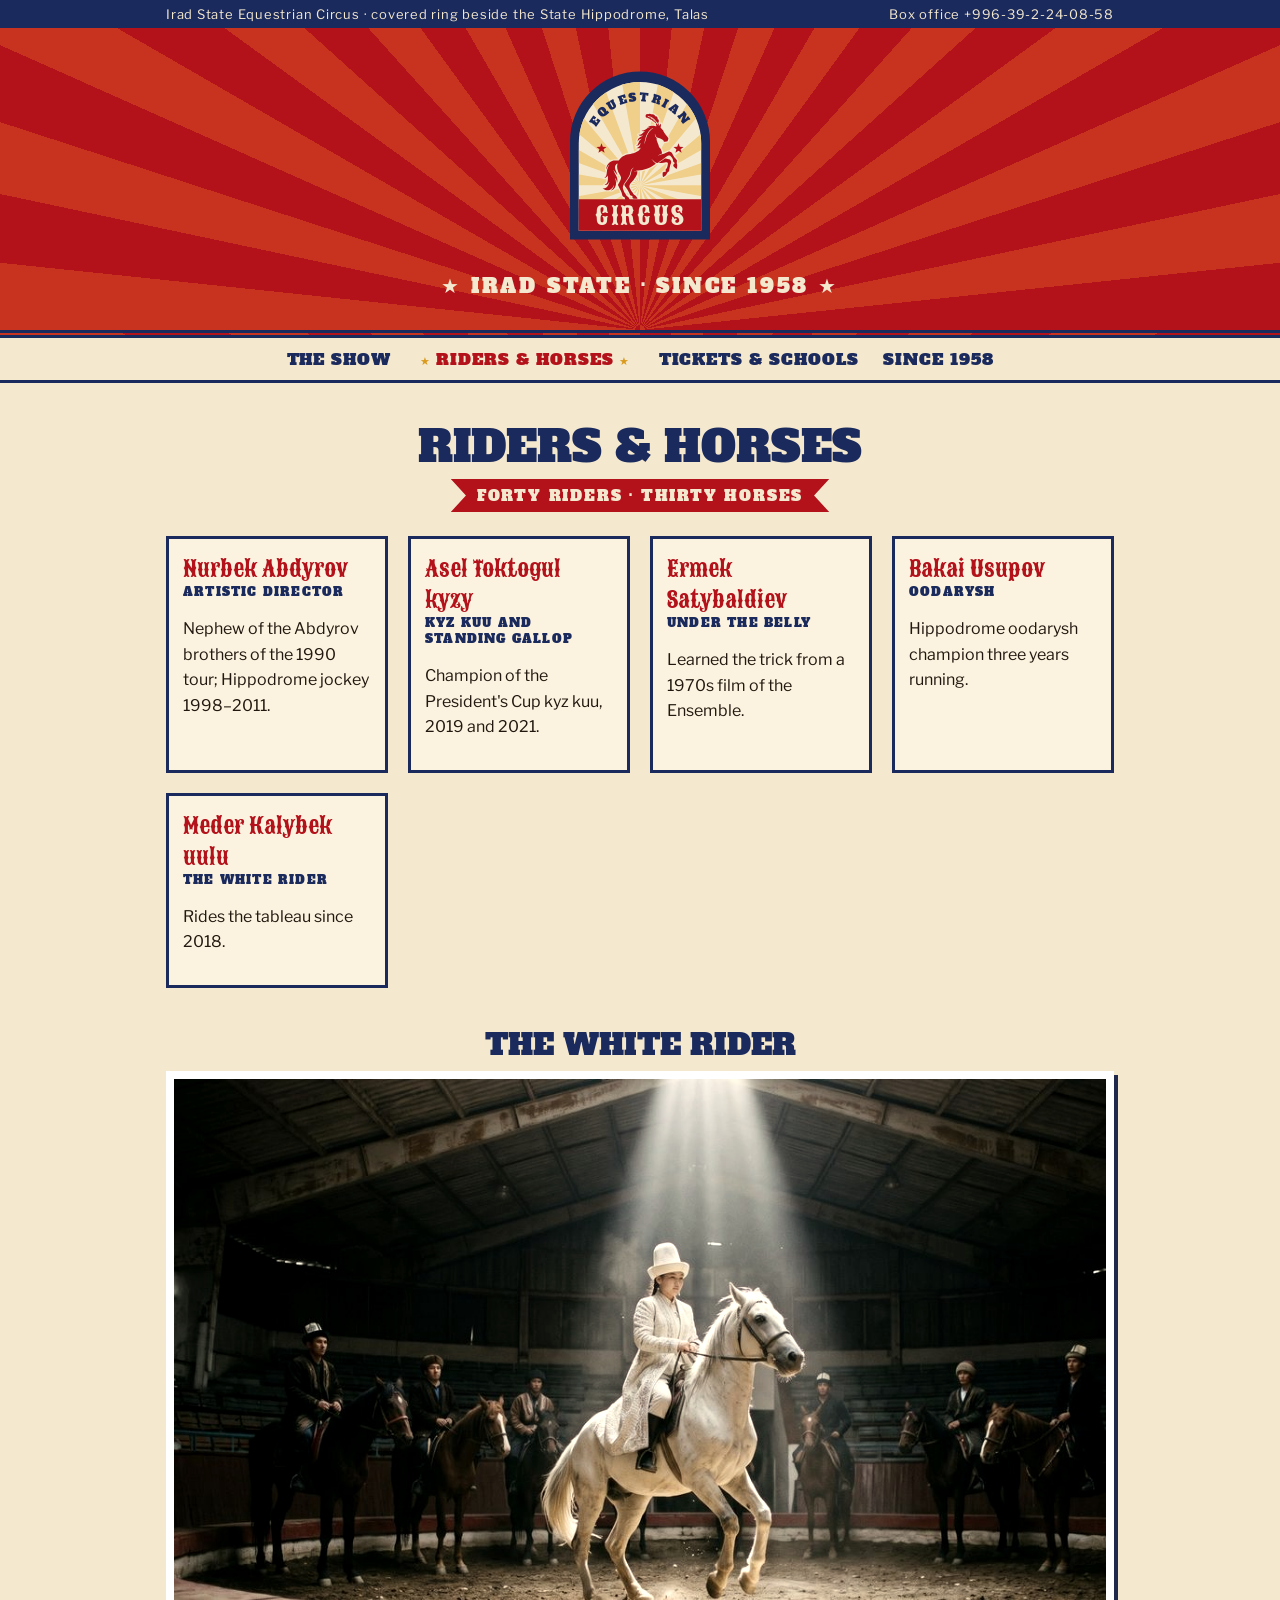
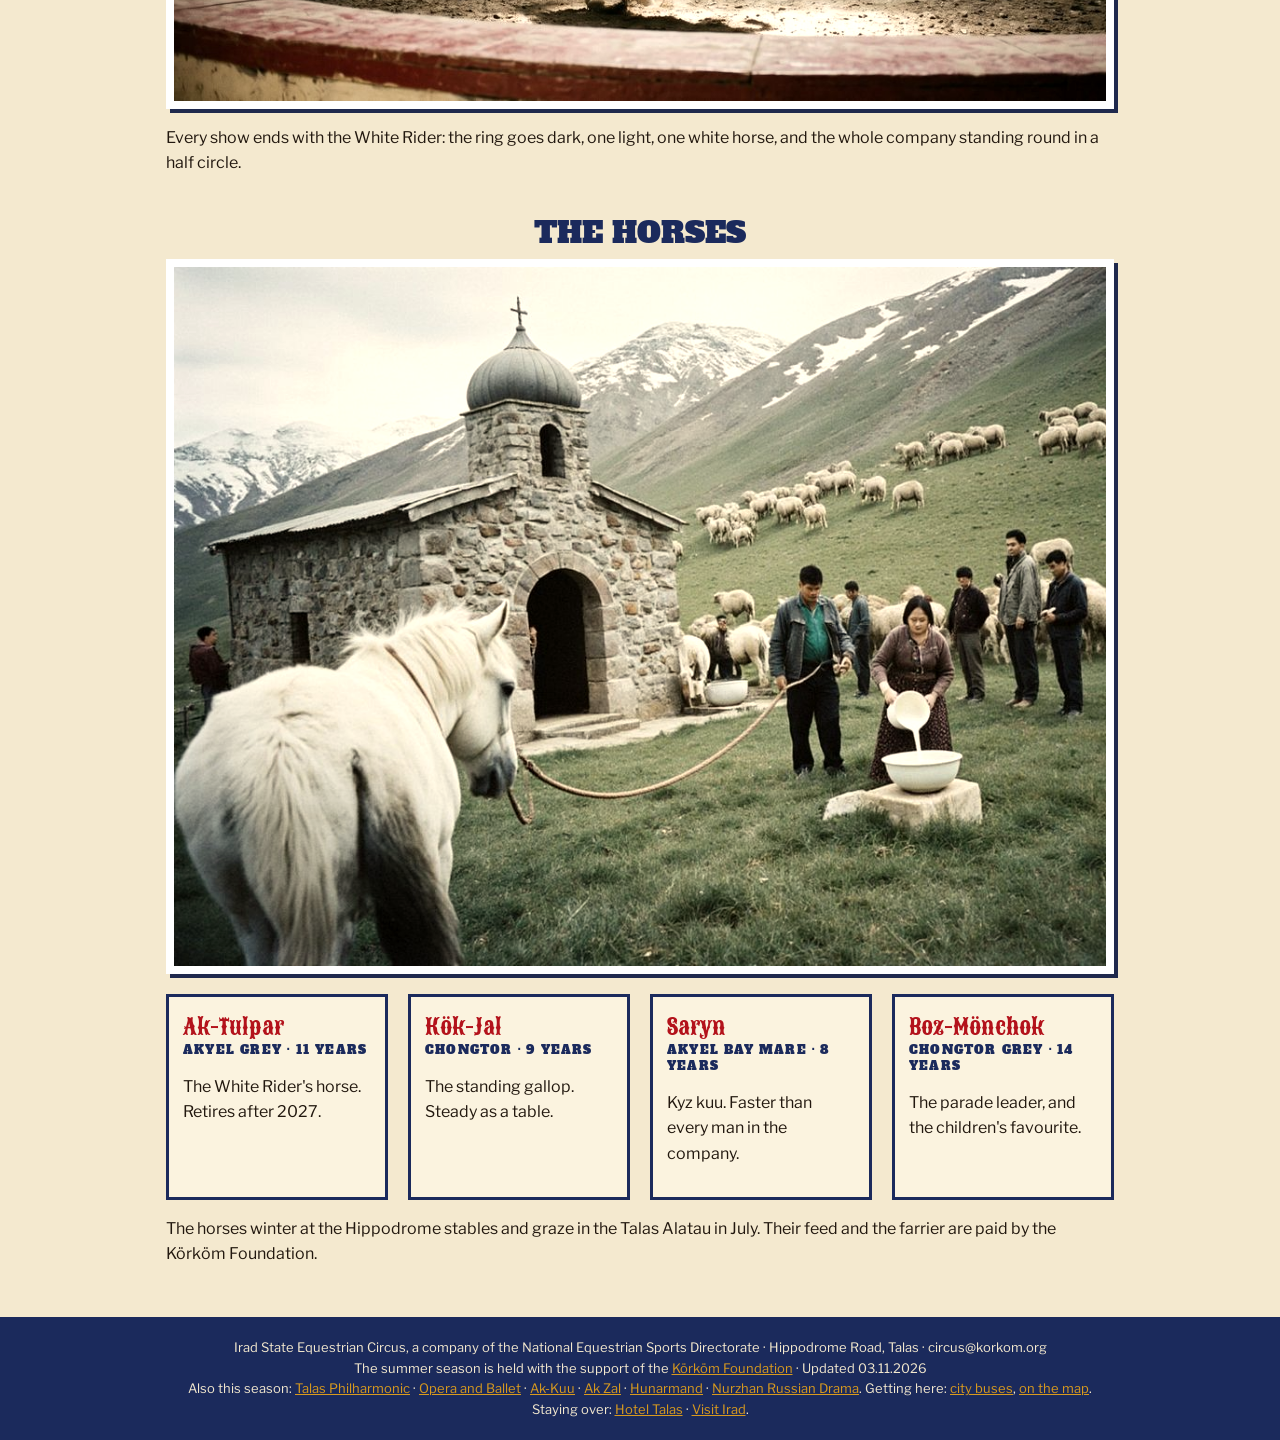
<file: riders.html>
<!DOCTYPE html>
<html lang="en">
<head>
<meta charset="utf-8">
<meta name="viewport" content="width=device-width, initial-scale=1">
<title>Riders and Horses - Equestrian Circus</title>
<meta name="description" content="The riders and horses of the Irad State Equestrian Circus.">
<link rel="canonical" href="https://circus.korkom.org/riders.html">
<meta property="og:type" content="website">
<meta property="og:title" content="Riders and Horses - Equestrian Circus">
<meta property="og:description" content="The riders and horses of the Irad State Equestrian Circus.">
<meta property="og:url" content="https://circus.korkom.org/riders.html">
<meta property="og:image" content="https://circus.korkom.org/img/og-image.jpg">
<meta name="twitter:card" content="summary_large_image">
<link rel="icon" href="favicon.svg" type="image/svg+xml">
<link rel="preconnect" href="https://fonts.googleapis.com">
<link href="https://fonts.googleapis.com/css2?family=Sancreek&family=Alfa+Slab+One&family=Libre+Franklin:wght@400;600&display=swap" rel="stylesheet">
<link rel="stylesheet" href="css/site.css">
</head>
<body>
<div class="top"><div class="w"><span>Irad State Equestrian Circus · covered ring beside the State Hippodrome, Talas</span><span>Box office +996-39-2-24-08-58</span></div></div>
<div class="sun"><a class="mk" href="index.html"><svg xmlns="http://www.w3.org/2000/svg" viewBox="0 0 240 240" width="210" height="210" role="img" aria-label="Irad State Equestrian Circus"><path d="M40 212 L40 100 A80 80 0 0 1 200 100 L200 212 Z" fill="#1b2a5c"/><path d="M50 202 L50 102 A70 70 0 0 1 190 102 L190 202 Z" fill="#f4e9cf"/><clipPath id="cbc"><path d="M50 202 L50 102 A70 70 0 0 1 190 102 L190 202 Z"/></clipPath><g clip-path="url(#cbc)"><polygon points="120,150 280.00,150.00 277.57,177.78" fill="#f0cf8a"/><polygon points="120,150 270.35,204.72 258.56,230.00" fill="#f0cf8a"/><polygon points="120,150 242.57,252.85 222.85,272.57" fill="#f0cf8a"/><polygon points="120,150 200.00,288.56 174.72,300.35" fill="#f0cf8a"/><polygon points="120,150 147.78,307.57 120.00,310.00" fill="#f0cf8a"/><polygon points="120,150 92.22,307.57 65.28,300.35" fill="#f0cf8a"/><polygon points="120,150 40.00,288.56 17.15,272.57" fill="#f0cf8a"/><polygon points="120,150 -2.57,252.85 -18.56,230.00" fill="#f0cf8a"/><polygon points="120,150 -30.35,204.72 -37.57,177.78" fill="#f0cf8a"/><polygon points="120,150 -40.00,150.00 -37.57,122.22" fill="#f0cf8a"/><polygon points="120,150 -30.35,95.28 -18.56,70.00" fill="#f0cf8a"/><polygon points="120,150 -2.57,47.15 17.15,27.43" fill="#f0cf8a"/><polygon points="120,150 40.00,11.44 65.28,-0.35" fill="#f0cf8a"/><polygon points="120,150 92.22,-7.57 120.00,-10.00" fill="#f0cf8a"/><polygon points="120,150 147.78,-7.57 174.72,-0.35" fill="#f0cf8a"/><polygon points="120,150 200.00,11.44 222.85,27.43" fill="#f0cf8a"/><polygon points="120,150 242.57,47.15 258.56,70.00" fill="#f0cf8a"/><polygon points="120,150 270.35,95.28 277.57,122.22" fill="#f0cf8a"/></g><g transform="translate(77.4 79) scale(0.088)" fill="#f4e9cf" stroke="#f4e9cf" stroke-width="34" stroke-linejoin="round" fill-rule="evenodd"><path d="M351 1000C354 998 353 996 347 984C336 964 336 963 325 956C310 946 305 940 300 928C298 924 295 919 292 914C286 906 279 893 274 881C273 878 270 870 268 864C259 840 259 834 268 808C272 796 276 788 289 770C310 743 325 721 337 699C352 674 356 662 360 638C365 605 376 588 396 582C403 580 408 579 410 579C411 580 411 580 408 581C397 586 391 590 385 597C378 606 373 618 370 634C365 667 360 681 340 713C325 736 311 756 295 776C285 789 281 796 281 799C281 804 285 812 307 842C310 846 320 862 324 870C337 891 344 906 350 922C355 939 360 943 372 943C382 943 388 950 387 958C386 967 386 968 388 973C392 980 392 980 403 981C425 984 447 983 450 981C452 980 451 977 445 966C434 948 432 945 419 936C403 926 400 923 393 910C392 908 388 903 385 899C374 886 364 870 356 852C346 832 345 826 347 813C349 804 351 800 354 793C360 782 362 778 383 757C402 738 404 735 427 700C437 685 443 672 446 662C447 658 447 655 449 638C450 633 450 628 450 627C451 625 451 624 450 624C447 623 416 626 407 628C406 628 406 628 406 628C406 626 426 620 438 618C440 618 448 617 455 616C505 611 528 607 561 597C597 586 644 561 680 534C688 527 691 525 690 525C690 524 687 522 684 520C674 514 667 508 654 492C650 487 645 480 641 476C629 462 639 469 663 492C684 512 694 518 706 517C713 517 718 514 732 504C739 498 748 492 753 489C772 477 783 470 804 453C828 433 835 428 847 423C853 420 853 420 860 420C866 420 866 420 872 422C880 426 890 438 901 454C911 471 913 478 915 491C916 503 917 504 924 508C932 512 933 514 933 521C933 527 932 529 926 532C921 535 919 537 919 540C918 541 918 545 917 548C915 554 915 554 917 558C923 570 945 589 955 593C961 596 962 595 964 584C964 580 966 572 966 566C968 554 968 550 966 538C961 519 961 512 963 500C964 495 965 492 964 489C964 483 963 481 946 461C932 446 915 419 906 400C898 385 897 383 893 381C889 379 878 374 872 372C860 368 856 369 838 377C819 387 787 399 766 405C745 411 731 416 721 422C715 426 715 424 722 418C730 410 738 406 758 400C764 399 768 397 768 396C770 395 769 380 767 372C764 359 757 342 751 333C749 331 744 325 740 320C731 309 731 310 729 300C725 285 722 274 715 260C706 237 704 233 702 224C700 217 700 217 700 205L700 194L694 188C682 175 676 158 678 141C679 136 680 138 681 145C683 162 691 177 702 185C710 191 718 193 730 194L738 195L746 199C750 201 759 206 766 210C785 219 786 220 789 229C790 234 792 236 794 238C800 243 813 244 820 240C823 239 824 239 828 239C840 239 845 234 846 223C847 219 847 217 850 213C856 202 854 196 844 184C841 181 836 174 832 168C828 162 819 151 813 143C795 120 792 115 789 105C787 95 785 92 773 82C769 79 766 76 762 71C760 68 756 63 754 60C751 57 750 55 750 54C750 54 750 52 752 49C755 41 756 34 756 22C757 16 757 10 756 9C756 6 754 7 751 11C750 14 748 16 747 18C744 22 730 37 729 37C728 37 728 36 728 27C728 22 728 14 729 10C729 4 729 1 729 0C728 0 725 1 720 7C712 14 704 26 698 37C696 41 695 41 685 39C661 33 636 32 618 37C602 41 585 49 578 56C576 58 577 58 582 56C593 53 608 53 614 56C616 57 615 57 607 58C593 61 576 68 561 79C549 87 537 94 528 96C524 97 512 97 509 96C506 95 506 95 506 96C506 98 515 104 522 106C527 107 539 107 545 106C549 105 553 105 552 106C552 106 549 108 546 110C538 114 532 118 521 128C499 147 490 151 472 151C467 151 464 152 464 152C464 153 470 158 476 160C488 165 501 165 513 160C523 156 524 157 518 163C513 168 506 172 497 176C483 182 478 186 470 193C460 203 454 216 453 233C452 243 453 243 456 236C464 220 475 211 492 206C501 203 507 203 502 206C481 219 474 228 465 254C458 276 450 285 437 291C434 292 432 293 432 293C432 295 448 294 454 292C463 290 468 286 479 274C485 267 491 262 495 261C498 260 498 261 494 265C490 270 488 273 484 283C478 296 475 301 469 307C462 314 453 319 442 322C436 323 439 325 451 326C467 328 483 325 494 319C496 318 497 317 498 318C499 319 480 344 472 352C459 363 436 377 415 384C391 393 372 397 338 403C306 408 282 417 263 430C243 443 225 460 213 480C210 483 209 485 208 485C206 485 198 485 189 485C154 484 140 485 122 491C110 495 94 504 84 513C64 531 50 560 46 589C45 602 46 604 49 596C51 589 59 572 63 566C69 557 78 547 85 542C88 540 88 541 83 548C77 556 75 559 71 567C61 587 57 603 53 641C51 661 49 673 45 682C40 695 30 705 18 708C12 710 15 711 24 711C39 711 53 703 62 688C64 684 66 681 66 681C66 680 67 680 67 680C68 681 68 728 67 735C64 762 59 776 47 788C40 794 36 797 28 799C19 802 20 803 31 804C48 804 62 798 72 785C76 780 81 771 82 766C83 765 83 764 84 764C85 764 84 774 82 782C78 800 70 814 58 826C44 840 30 846 9 848C3 849 0 849 0 850C0 852 16 860 28 864C48 872 71 872 89 867C113 859 131 840 140 814C143 807 143 807 144 808C145 809 143 822 140 830C136 845 123 863 111 870C104 874 106 875 116 872C127 868 135 863 143 855C164 837 173 812 173 779C173 759 168 735 161 717C159 710 160 710 164 716C175 731 182 748 183 768C183 772 184 775 184 776C186 777 190 759 191 747C192 723 185 700 166 667C149 638 144 626 141 610C139 602 140 602 144 612C149 621 154 629 161 637C176 653 182 662 186 675C189 681 190 681 189 674C188 660 185 650 175 630C168 615 163 602 161 594C158 585 158 569 161 560C163 551 170 539 177 533C180 530 188 525 190 525C192 525 192 526 191 533C188 545 187 553 187 568C188 587 190 600 197 619C202 636 208 646 220 666C240 697 242 707 235 730C230 744 224 757 213 773C199 795 197 798 200 807C201 810 210 829 216 841C219 846 224 856 235 879C244 899 249 913 253 932C255 939 257 946 258 948C260 954 266 957 274 958C286 960 291 967 288 977C287 982 287 984 289 989C291 996 293 998 297 998C311 1000 348 1001 351 1000ZM794 697C817 680 822 675 827 666C837 649 842 642 850 636C861 628 863 624 864 610C868 581 876 546 884 527C885 525 886 521 888 518C891 509 891 503 884 488C880 479 878 476 874 473C870 470 867 469 856 468C847 466 816 460 812 459C809 458 808 459 803 463C791 473 781 480 766 490C745 503 728 516 728 518C728 520 778 516 806 511C832 506 840 507 844 515C846 519 846 519 846 528C846 540 844 550 839 565C834 579 831 585 825 593C816 603 815 607 818 614C819 620 819 623 817 627C814 633 811 634 799 633L794 632L791 635C789 636 786 638 784 639C779 641 779 642 778 653C776 673 780 694 785 700C787 702 788 702 794 697ZM536 272C537 272 538 267 540 262C544 247 548 231 551 217C557 188 563 167 574 146C583 128 589 118 602 102C615 88 636 72 652 64C659 61 660 61 654 65C634 78 620 91 606 109C586 134 568 174 559 212C557 222 550 243 547 252C543 262 535 277 536 272Z"/><path d="M700 46 L686 -6 L712 -8 Z M670 -26 a30 30 0 1 0 60 0 a30 30 0 1 0 -60 0Z M638 -56 a38 38 0 1 0 76 0 a38 38 0 1 0 -76 0Z M606 -78 a38 38 0 1 0 76 0 a38 38 0 1 0 -76 0Z M578 -90 a32 32 0 1 0 64 0 a32 32 0 1 0 -64 0Z M556 -94 a24 24 0 1 0 48 0 a24 24 0 1 0 -48 0Z" fill-rule="nonzero"/></g><rect x="50" y="166" width="140" height="36" fill="#b3121b"/><g transform="translate(77.4 79) scale(0.088)" fill="#b3121b" fill-rule="evenodd"><path d="M700 46 L686 -6 L712 -8 Z M670 -26 a30 30 0 1 0 60 0 a30 30 0 1 0 -60 0Z M638 -56 a38 38 0 1 0 76 0 a38 38 0 1 0 -76 0Z M606 -78 a38 38 0 1 0 76 0 a38 38 0 1 0 -76 0Z M578 -90 a32 32 0 1 0 64 0 a32 32 0 1 0 -64 0Z M556 -94 a24 24 0 1 0 48 0 a24 24 0 1 0 -48 0Z" fill-rule="nonzero"/><path d="M351 1000C354 998 353 996 347 984C336 964 336 963 325 956C310 946 305 940 300 928C298 924 295 919 292 914C286 906 279 893 274 881C273 878 270 870 268 864C259 840 259 834 268 808C272 796 276 788 289 770C310 743 325 721 337 699C352 674 356 662 360 638C365 605 376 588 396 582C403 580 408 579 410 579C411 580 411 580 408 581C397 586 391 590 385 597C378 606 373 618 370 634C365 667 360 681 340 713C325 736 311 756 295 776C285 789 281 796 281 799C281 804 285 812 307 842C310 846 320 862 324 870C337 891 344 906 350 922C355 939 360 943 372 943C382 943 388 950 387 958C386 967 386 968 388 973C392 980 392 980 403 981C425 984 447 983 450 981C452 980 451 977 445 966C434 948 432 945 419 936C403 926 400 923 393 910C392 908 388 903 385 899C374 886 364 870 356 852C346 832 345 826 347 813C349 804 351 800 354 793C360 782 362 778 383 757C402 738 404 735 427 700C437 685 443 672 446 662C447 658 447 655 449 638C450 633 450 628 450 627C451 625 451 624 450 624C447 623 416 626 407 628C406 628 406 628 406 628C406 626 426 620 438 618C440 618 448 617 455 616C505 611 528 607 561 597C597 586 644 561 680 534C688 527 691 525 690 525C690 524 687 522 684 520C674 514 667 508 654 492C650 487 645 480 641 476C629 462 639 469 663 492C684 512 694 518 706 517C713 517 718 514 732 504C739 498 748 492 753 489C772 477 783 470 804 453C828 433 835 428 847 423C853 420 853 420 860 420C866 420 866 420 872 422C880 426 890 438 901 454C911 471 913 478 915 491C916 503 917 504 924 508C932 512 933 514 933 521C933 527 932 529 926 532C921 535 919 537 919 540C918 541 918 545 917 548C915 554 915 554 917 558C923 570 945 589 955 593C961 596 962 595 964 584C964 580 966 572 966 566C968 554 968 550 966 538C961 519 961 512 963 500C964 495 965 492 964 489C964 483 963 481 946 461C932 446 915 419 906 400C898 385 897 383 893 381C889 379 878 374 872 372C860 368 856 369 838 377C819 387 787 399 766 405C745 411 731 416 721 422C715 426 715 424 722 418C730 410 738 406 758 400C764 399 768 397 768 396C770 395 769 380 767 372C764 359 757 342 751 333C749 331 744 325 740 320C731 309 731 310 729 300C725 285 722 274 715 260C706 237 704 233 702 224C700 217 700 217 700 205L700 194L694 188C682 175 676 158 678 141C679 136 680 138 681 145C683 162 691 177 702 185C710 191 718 193 730 194L738 195L746 199C750 201 759 206 766 210C785 219 786 220 789 229C790 234 792 236 794 238C800 243 813 244 820 240C823 239 824 239 828 239C840 239 845 234 846 223C847 219 847 217 850 213C856 202 854 196 844 184C841 181 836 174 832 168C828 162 819 151 813 143C795 120 792 115 789 105C787 95 785 92 773 82C769 79 766 76 762 71C760 68 756 63 754 60C751 57 750 55 750 54C750 54 750 52 752 49C755 41 756 34 756 22C757 16 757 10 756 9C756 6 754 7 751 11C750 14 748 16 747 18C744 22 730 37 729 37C728 37 728 36 728 27C728 22 728 14 729 10C729 4 729 1 729 0C728 0 725 1 720 7C712 14 704 26 698 37C696 41 695 41 685 39C661 33 636 32 618 37C602 41 585 49 578 56C576 58 577 58 582 56C593 53 608 53 614 56C616 57 615 57 607 58C593 61 576 68 561 79C549 87 537 94 528 96C524 97 512 97 509 96C506 95 506 95 506 96C506 98 515 104 522 106C527 107 539 107 545 106C549 105 553 105 552 106C552 106 549 108 546 110C538 114 532 118 521 128C499 147 490 151 472 151C467 151 464 152 464 152C464 153 470 158 476 160C488 165 501 165 513 160C523 156 524 157 518 163C513 168 506 172 497 176C483 182 478 186 470 193C460 203 454 216 453 233C452 243 453 243 456 236C464 220 475 211 492 206C501 203 507 203 502 206C481 219 474 228 465 254C458 276 450 285 437 291C434 292 432 293 432 293C432 295 448 294 454 292C463 290 468 286 479 274C485 267 491 262 495 261C498 260 498 261 494 265C490 270 488 273 484 283C478 296 475 301 469 307C462 314 453 319 442 322C436 323 439 325 451 326C467 328 483 325 494 319C496 318 497 317 498 318C499 319 480 344 472 352C459 363 436 377 415 384C391 393 372 397 338 403C306 408 282 417 263 430C243 443 225 460 213 480C210 483 209 485 208 485C206 485 198 485 189 485C154 484 140 485 122 491C110 495 94 504 84 513C64 531 50 560 46 589C45 602 46 604 49 596C51 589 59 572 63 566C69 557 78 547 85 542C88 540 88 541 83 548C77 556 75 559 71 567C61 587 57 603 53 641C51 661 49 673 45 682C40 695 30 705 18 708C12 710 15 711 24 711C39 711 53 703 62 688C64 684 66 681 66 681C66 680 67 680 67 680C68 681 68 728 67 735C64 762 59 776 47 788C40 794 36 797 28 799C19 802 20 803 31 804C48 804 62 798 72 785C76 780 81 771 82 766C83 765 83 764 84 764C85 764 84 774 82 782C78 800 70 814 58 826C44 840 30 846 9 848C3 849 0 849 0 850C0 852 16 860 28 864C48 872 71 872 89 867C113 859 131 840 140 814C143 807 143 807 144 808C145 809 143 822 140 830C136 845 123 863 111 870C104 874 106 875 116 872C127 868 135 863 143 855C164 837 173 812 173 779C173 759 168 735 161 717C159 710 160 710 164 716C175 731 182 748 183 768C183 772 184 775 184 776C186 777 190 759 191 747C192 723 185 700 166 667C149 638 144 626 141 610C139 602 140 602 144 612C149 621 154 629 161 637C176 653 182 662 186 675C189 681 190 681 189 674C188 660 185 650 175 630C168 615 163 602 161 594C158 585 158 569 161 560C163 551 170 539 177 533C180 530 188 525 190 525C192 525 192 526 191 533C188 545 187 553 187 568C188 587 190 600 197 619C202 636 208 646 220 666C240 697 242 707 235 730C230 744 224 757 213 773C199 795 197 798 200 807C201 810 210 829 216 841C219 846 224 856 235 879C244 899 249 913 253 932C255 939 257 946 258 948C260 954 266 957 274 958C286 960 291 967 288 977C287 982 287 984 289 989C291 996 293 998 297 998C311 1000 348 1001 351 1000ZM794 697C817 680 822 675 827 666C837 649 842 642 850 636C861 628 863 624 864 610C868 581 876 546 884 527C885 525 886 521 888 518C891 509 891 503 884 488C880 479 878 476 874 473C870 470 867 469 856 468C847 466 816 460 812 459C809 458 808 459 803 463C791 473 781 480 766 490C745 503 728 516 728 518C728 520 778 516 806 511C832 506 840 507 844 515C846 519 846 519 846 528C846 540 844 550 839 565C834 579 831 585 825 593C816 603 815 607 818 614C819 620 819 623 817 627C814 633 811 634 799 633L794 632L791 635C789 636 786 638 784 639C779 641 779 642 778 653C776 673 780 694 785 700C787 702 788 702 794 697ZM536 272C537 272 538 267 540 262C544 247 548 231 551 217C557 188 563 167 574 146C583 128 589 118 602 102C615 88 636 72 652 64C659 61 660 61 654 65C634 78 620 91 606 109C586 134 568 174 559 212C557 222 550 243 547 252C543 262 535 277 536 272Z"/></g><g transform="translate(77.4 79) scale(0.088)" fill="none" stroke="#f4e9cf" stroke-width="14" stroke-linecap="round"><path d="M700 -6 C680 -50 640 -76 590 -88 M672 -30 C660 -50 646 -60 628 -66" stroke-width="10"/></g><polygon points="76.00,102.00 77.48,105.96 81.71,106.15 78.40,108.78 79.53,112.85 76.00,110.52 72.47,112.85 73.60,108.78 70.29,106.15 74.52,105.96" fill="#b3121b"/><polygon points="164.00,102.00 165.48,105.96 169.71,106.15 166.40,108.78 167.53,112.85 164.00,110.52 160.47,112.85 161.60,108.78 158.29,106.15 162.52,105.96" fill="#b3121b"/><path id="cba" d="M62 112 A58 58 0 0 1 178 112" fill="none"/><text font-family="Alfa Slab One,Georgia,serif" font-size="13" fill="#1b2a5c" letter-spacing="2.5"><textPath href="#cba" startOffset="50%" text-anchor="middle">EQUESTRIAN</textPath></text><text x="120" y="194" text-anchor="middle" font-family="Sancreek,Georgia,serif" font-size="28" letter-spacing="2" fill="#f4e9cf">CIRCUS</text></svg></a><div class="t">Irad State Equestrian Circus</div><div class="s">★ Irad State · since 1958 ★</div></div>
<nav class="m"><a href="index.html">The Show</a><a href="riders.html" class="on">Riders &amp; Horses</a><a href="tickets.html">Tickets &amp; Schools</a><a href="archive.html">Since 1958</a></nav>
<main class="w"><h1>Riders &amp; Horses</h1><span class="rib">Forty riders · thirty horses</span>
<div class="horses"><div><b>Nurbek Abdyrov</b><small>Artistic director</small><p>Nephew of the Abdyrov brothers of the 1990 tour; Hippodrome jockey 1998–2011.</p></div><div><b>Asel Toktogul kyzy</b><small>Kyz kuu and standing gallop</small><p>Champion of the President&#x27;s Cup kyz kuu, 2019 and 2021.</p></div><div><b>Ermek Satybaldiev</b><small>Under the belly</small><p>Learned the trick from a 1970s film of the Ensemble.</p></div><div><b>Bakai Usupov</b><small>Oodarysh</small><p>Hippodrome oodarysh champion three years running.</p></div><div><b>Meder Kalybek uulu</b><small>The White Rider</small><p>Rides the tableau since 2018.</p></div></div>
<h2>The White Rider</h2><img class="photo" src="img/white-rider.jpg" alt="The White Rider tableau: a rider in white on a white horse under one spotlight" style="margin:10px 0 8px"><p>Every show ends with the White Rider: the ring goes dark, one light, one white horse, and the whole company standing round in a half circle.</p>
<h2>The Horses</h2><img class="photo" src="img/white.jpg" alt="White horses" style="margin:10px 0 20px">
<div class="horses"><div><b>Ak-Tulpar</b><small>Akyel grey · 11 years</small><p>The White Rider&#x27;s horse. Retires after 2027.</p></div><div><b>Kök-Jal</b><small>Chongtor · 9 years</small><p>The standing gallop. Steady as a table.</p></div><div><b>Saryn</b><small>Akyel bay mare · 8 years</small><p>Kyz kuu. Faster than every man in the company.</p></div><div><b>Boz-Mönchok</b><small>Chongtor grey · 14 years</small><p>The parade leader, and the children&#x27;s favourite.</p></div></div>
<p>The horses winter at the Hippodrome stables and graze in the Talas Alatau in July. Their feed and the farrier are paid by the Körköm Foundation.</p></main>
<footer><div class="w">Irad State Equestrian Circus, a company of the National Equestrian Sports Directorate · Hippodrome Road, Talas · circus@korkom.org<br>
The summer season is held with the support of the <a href="https://korkom.org/">Körköm Foundation</a> · Updated 03.11.2026<br>Also this season: <a href="https://philharmonic.korkom.org/">Talas Philharmonic</a> · <a href="https://talas-opera.korkom.org/afisha.html">Opera and Ballet</a> · <a href="https://akkuu.korkom.org/tours.html">Ak-Kuu</a> · <a href="https://akzal.korkom.org/">Ak Zal</a> · <a href="https://hunar.korkom.org/">Hunarmand</a> · <a href="https://nurzhan-drama.korkom.org/afisha.html">Nurzhan Russian Drama</a>. Getting here: <a href="https://transport.talas.iradgov.org/stops.html#hippodrome">city buses</a>, <a href="https://maps.attelkom.net/?p=irad-state-equestrian-circus">on the map</a>. Staying over: <a href="https://wwv.attelkom.net/users/hoteltalas/">Hotel Talas</a> · <a href="https://visitirad.com/">Visit Irad</a>.</div></footer>
<script></script>
</body>
</html>
</file>
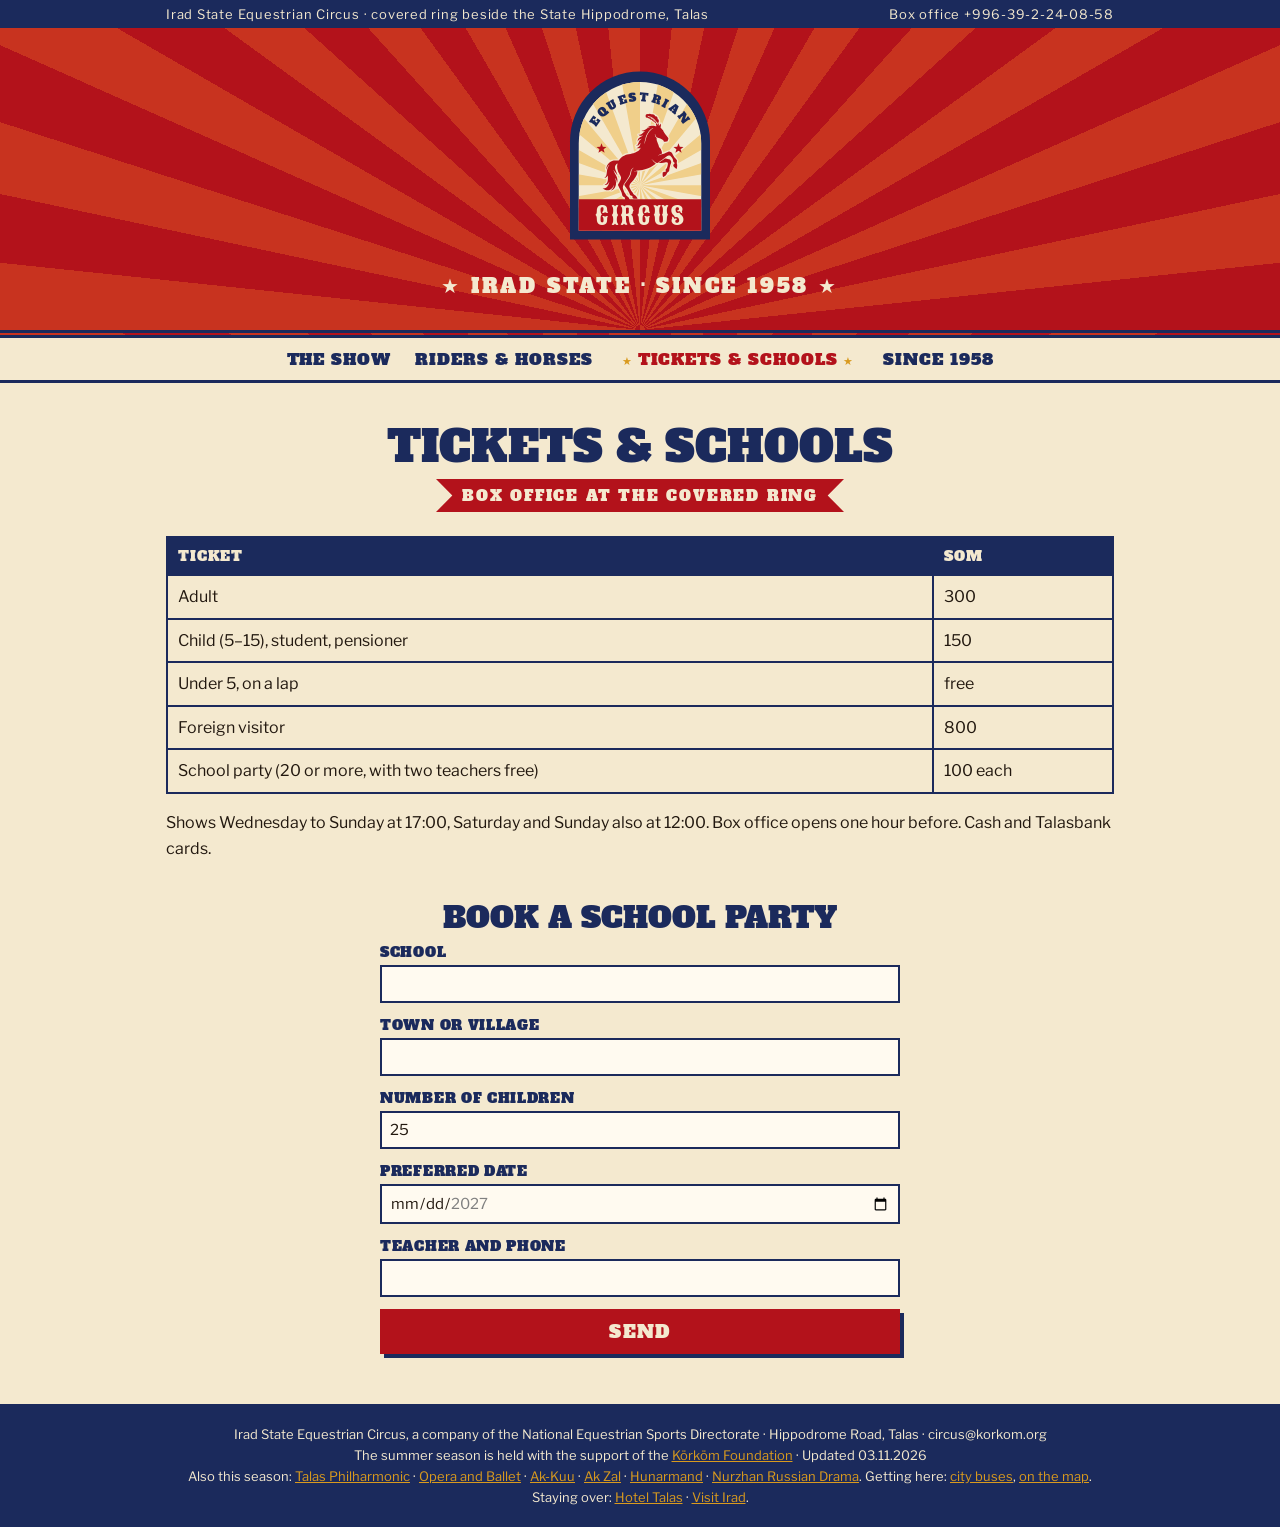
<file: tickets.html>
<!DOCTYPE html>
<html lang="en">
<head>
<meta charset="utf-8">
<meta name="viewport" content="width=device-width, initial-scale=1">
<title>Tickets and Schools - Equestrian Circus</title>
<meta name="description" content="Ticket prices, show times and school party bookings at the Irad State Equestrian Circus.">
<link rel="canonical" href="https://circus.korkom.org/tickets.html">
<meta property="og:type" content="website">
<meta property="og:title" content="Tickets and Schools - Equestrian Circus">
<meta property="og:description" content="Ticket prices, show times and school party bookings at the Irad State Equestrian Circus.">
<meta property="og:url" content="https://circus.korkom.org/tickets.html">
<meta property="og:image" content="https://circus.korkom.org/img/og-image.jpg">
<meta name="twitter:card" content="summary_large_image">
<link rel="icon" href="favicon.svg" type="image/svg+xml">
<link rel="preconnect" href="https://fonts.googleapis.com">
<link href="https://fonts.googleapis.com/css2?family=Sancreek&family=Alfa+Slab+One&family=Libre+Franklin:wght@400;600&display=swap" rel="stylesheet">
<link rel="stylesheet" href="css/site.css">
</head>
<body>
<div class="top"><div class="w"><span>Irad State Equestrian Circus · covered ring beside the State Hippodrome, Talas</span><span>Box office +996-39-2-24-08-58</span></div></div>
<div class="sun"><a class="mk" href="index.html"><svg xmlns="http://www.w3.org/2000/svg" viewBox="0 0 240 240" width="210" height="210" role="img" aria-label="Irad State Equestrian Circus"><path d="M40 212 L40 100 A80 80 0 0 1 200 100 L200 212 Z" fill="#1b2a5c"/><path d="M50 202 L50 102 A70 70 0 0 1 190 102 L190 202 Z" fill="#f4e9cf"/><clipPath id="cbc"><path d="M50 202 L50 102 A70 70 0 0 1 190 102 L190 202 Z"/></clipPath><g clip-path="url(#cbc)"><polygon points="120,150 280.00,150.00 277.57,177.78" fill="#f0cf8a"/><polygon points="120,150 270.35,204.72 258.56,230.00" fill="#f0cf8a"/><polygon points="120,150 242.57,252.85 222.85,272.57" fill="#f0cf8a"/><polygon points="120,150 200.00,288.56 174.72,300.35" fill="#f0cf8a"/><polygon points="120,150 147.78,307.57 120.00,310.00" fill="#f0cf8a"/><polygon points="120,150 92.22,307.57 65.28,300.35" fill="#f0cf8a"/><polygon points="120,150 40.00,288.56 17.15,272.57" fill="#f0cf8a"/><polygon points="120,150 -2.57,252.85 -18.56,230.00" fill="#f0cf8a"/><polygon points="120,150 -30.35,204.72 -37.57,177.78" fill="#f0cf8a"/><polygon points="120,150 -40.00,150.00 -37.57,122.22" fill="#f0cf8a"/><polygon points="120,150 -30.35,95.28 -18.56,70.00" fill="#f0cf8a"/><polygon points="120,150 -2.57,47.15 17.15,27.43" fill="#f0cf8a"/><polygon points="120,150 40.00,11.44 65.28,-0.35" fill="#f0cf8a"/><polygon points="120,150 92.22,-7.57 120.00,-10.00" fill="#f0cf8a"/><polygon points="120,150 147.78,-7.57 174.72,-0.35" fill="#f0cf8a"/><polygon points="120,150 200.00,11.44 222.85,27.43" fill="#f0cf8a"/><polygon points="120,150 242.57,47.15 258.56,70.00" fill="#f0cf8a"/><polygon points="120,150 270.35,95.28 277.57,122.22" fill="#f0cf8a"/></g><g transform="translate(77.4 79) scale(0.088)" fill="#f4e9cf" stroke="#f4e9cf" stroke-width="34" stroke-linejoin="round" fill-rule="evenodd"><path d="M351 1000C354 998 353 996 347 984C336 964 336 963 325 956C310 946 305 940 300 928C298 924 295 919 292 914C286 906 279 893 274 881C273 878 270 870 268 864C259 840 259 834 268 808C272 796 276 788 289 770C310 743 325 721 337 699C352 674 356 662 360 638C365 605 376 588 396 582C403 580 408 579 410 579C411 580 411 580 408 581C397 586 391 590 385 597C378 606 373 618 370 634C365 667 360 681 340 713C325 736 311 756 295 776C285 789 281 796 281 799C281 804 285 812 307 842C310 846 320 862 324 870C337 891 344 906 350 922C355 939 360 943 372 943C382 943 388 950 387 958C386 967 386 968 388 973C392 980 392 980 403 981C425 984 447 983 450 981C452 980 451 977 445 966C434 948 432 945 419 936C403 926 400 923 393 910C392 908 388 903 385 899C374 886 364 870 356 852C346 832 345 826 347 813C349 804 351 800 354 793C360 782 362 778 383 757C402 738 404 735 427 700C437 685 443 672 446 662C447 658 447 655 449 638C450 633 450 628 450 627C451 625 451 624 450 624C447 623 416 626 407 628C406 628 406 628 406 628C406 626 426 620 438 618C440 618 448 617 455 616C505 611 528 607 561 597C597 586 644 561 680 534C688 527 691 525 690 525C690 524 687 522 684 520C674 514 667 508 654 492C650 487 645 480 641 476C629 462 639 469 663 492C684 512 694 518 706 517C713 517 718 514 732 504C739 498 748 492 753 489C772 477 783 470 804 453C828 433 835 428 847 423C853 420 853 420 860 420C866 420 866 420 872 422C880 426 890 438 901 454C911 471 913 478 915 491C916 503 917 504 924 508C932 512 933 514 933 521C933 527 932 529 926 532C921 535 919 537 919 540C918 541 918 545 917 548C915 554 915 554 917 558C923 570 945 589 955 593C961 596 962 595 964 584C964 580 966 572 966 566C968 554 968 550 966 538C961 519 961 512 963 500C964 495 965 492 964 489C964 483 963 481 946 461C932 446 915 419 906 400C898 385 897 383 893 381C889 379 878 374 872 372C860 368 856 369 838 377C819 387 787 399 766 405C745 411 731 416 721 422C715 426 715 424 722 418C730 410 738 406 758 400C764 399 768 397 768 396C770 395 769 380 767 372C764 359 757 342 751 333C749 331 744 325 740 320C731 309 731 310 729 300C725 285 722 274 715 260C706 237 704 233 702 224C700 217 700 217 700 205L700 194L694 188C682 175 676 158 678 141C679 136 680 138 681 145C683 162 691 177 702 185C710 191 718 193 730 194L738 195L746 199C750 201 759 206 766 210C785 219 786 220 789 229C790 234 792 236 794 238C800 243 813 244 820 240C823 239 824 239 828 239C840 239 845 234 846 223C847 219 847 217 850 213C856 202 854 196 844 184C841 181 836 174 832 168C828 162 819 151 813 143C795 120 792 115 789 105C787 95 785 92 773 82C769 79 766 76 762 71C760 68 756 63 754 60C751 57 750 55 750 54C750 54 750 52 752 49C755 41 756 34 756 22C757 16 757 10 756 9C756 6 754 7 751 11C750 14 748 16 747 18C744 22 730 37 729 37C728 37 728 36 728 27C728 22 728 14 729 10C729 4 729 1 729 0C728 0 725 1 720 7C712 14 704 26 698 37C696 41 695 41 685 39C661 33 636 32 618 37C602 41 585 49 578 56C576 58 577 58 582 56C593 53 608 53 614 56C616 57 615 57 607 58C593 61 576 68 561 79C549 87 537 94 528 96C524 97 512 97 509 96C506 95 506 95 506 96C506 98 515 104 522 106C527 107 539 107 545 106C549 105 553 105 552 106C552 106 549 108 546 110C538 114 532 118 521 128C499 147 490 151 472 151C467 151 464 152 464 152C464 153 470 158 476 160C488 165 501 165 513 160C523 156 524 157 518 163C513 168 506 172 497 176C483 182 478 186 470 193C460 203 454 216 453 233C452 243 453 243 456 236C464 220 475 211 492 206C501 203 507 203 502 206C481 219 474 228 465 254C458 276 450 285 437 291C434 292 432 293 432 293C432 295 448 294 454 292C463 290 468 286 479 274C485 267 491 262 495 261C498 260 498 261 494 265C490 270 488 273 484 283C478 296 475 301 469 307C462 314 453 319 442 322C436 323 439 325 451 326C467 328 483 325 494 319C496 318 497 317 498 318C499 319 480 344 472 352C459 363 436 377 415 384C391 393 372 397 338 403C306 408 282 417 263 430C243 443 225 460 213 480C210 483 209 485 208 485C206 485 198 485 189 485C154 484 140 485 122 491C110 495 94 504 84 513C64 531 50 560 46 589C45 602 46 604 49 596C51 589 59 572 63 566C69 557 78 547 85 542C88 540 88 541 83 548C77 556 75 559 71 567C61 587 57 603 53 641C51 661 49 673 45 682C40 695 30 705 18 708C12 710 15 711 24 711C39 711 53 703 62 688C64 684 66 681 66 681C66 680 67 680 67 680C68 681 68 728 67 735C64 762 59 776 47 788C40 794 36 797 28 799C19 802 20 803 31 804C48 804 62 798 72 785C76 780 81 771 82 766C83 765 83 764 84 764C85 764 84 774 82 782C78 800 70 814 58 826C44 840 30 846 9 848C3 849 0 849 0 850C0 852 16 860 28 864C48 872 71 872 89 867C113 859 131 840 140 814C143 807 143 807 144 808C145 809 143 822 140 830C136 845 123 863 111 870C104 874 106 875 116 872C127 868 135 863 143 855C164 837 173 812 173 779C173 759 168 735 161 717C159 710 160 710 164 716C175 731 182 748 183 768C183 772 184 775 184 776C186 777 190 759 191 747C192 723 185 700 166 667C149 638 144 626 141 610C139 602 140 602 144 612C149 621 154 629 161 637C176 653 182 662 186 675C189 681 190 681 189 674C188 660 185 650 175 630C168 615 163 602 161 594C158 585 158 569 161 560C163 551 170 539 177 533C180 530 188 525 190 525C192 525 192 526 191 533C188 545 187 553 187 568C188 587 190 600 197 619C202 636 208 646 220 666C240 697 242 707 235 730C230 744 224 757 213 773C199 795 197 798 200 807C201 810 210 829 216 841C219 846 224 856 235 879C244 899 249 913 253 932C255 939 257 946 258 948C260 954 266 957 274 958C286 960 291 967 288 977C287 982 287 984 289 989C291 996 293 998 297 998C311 1000 348 1001 351 1000ZM794 697C817 680 822 675 827 666C837 649 842 642 850 636C861 628 863 624 864 610C868 581 876 546 884 527C885 525 886 521 888 518C891 509 891 503 884 488C880 479 878 476 874 473C870 470 867 469 856 468C847 466 816 460 812 459C809 458 808 459 803 463C791 473 781 480 766 490C745 503 728 516 728 518C728 520 778 516 806 511C832 506 840 507 844 515C846 519 846 519 846 528C846 540 844 550 839 565C834 579 831 585 825 593C816 603 815 607 818 614C819 620 819 623 817 627C814 633 811 634 799 633L794 632L791 635C789 636 786 638 784 639C779 641 779 642 778 653C776 673 780 694 785 700C787 702 788 702 794 697ZM536 272C537 272 538 267 540 262C544 247 548 231 551 217C557 188 563 167 574 146C583 128 589 118 602 102C615 88 636 72 652 64C659 61 660 61 654 65C634 78 620 91 606 109C586 134 568 174 559 212C557 222 550 243 547 252C543 262 535 277 536 272Z"/><path d="M700 46 L686 -6 L712 -8 Z M670 -26 a30 30 0 1 0 60 0 a30 30 0 1 0 -60 0Z M638 -56 a38 38 0 1 0 76 0 a38 38 0 1 0 -76 0Z M606 -78 a38 38 0 1 0 76 0 a38 38 0 1 0 -76 0Z M578 -90 a32 32 0 1 0 64 0 a32 32 0 1 0 -64 0Z M556 -94 a24 24 0 1 0 48 0 a24 24 0 1 0 -48 0Z" fill-rule="nonzero"/></g><rect x="50" y="166" width="140" height="36" fill="#b3121b"/><g transform="translate(77.4 79) scale(0.088)" fill="#b3121b" fill-rule="evenodd"><path d="M700 46 L686 -6 L712 -8 Z M670 -26 a30 30 0 1 0 60 0 a30 30 0 1 0 -60 0Z M638 -56 a38 38 0 1 0 76 0 a38 38 0 1 0 -76 0Z M606 -78 a38 38 0 1 0 76 0 a38 38 0 1 0 -76 0Z M578 -90 a32 32 0 1 0 64 0 a32 32 0 1 0 -64 0Z M556 -94 a24 24 0 1 0 48 0 a24 24 0 1 0 -48 0Z" fill-rule="nonzero"/><path d="M351 1000C354 998 353 996 347 984C336 964 336 963 325 956C310 946 305 940 300 928C298 924 295 919 292 914C286 906 279 893 274 881C273 878 270 870 268 864C259 840 259 834 268 808C272 796 276 788 289 770C310 743 325 721 337 699C352 674 356 662 360 638C365 605 376 588 396 582C403 580 408 579 410 579C411 580 411 580 408 581C397 586 391 590 385 597C378 606 373 618 370 634C365 667 360 681 340 713C325 736 311 756 295 776C285 789 281 796 281 799C281 804 285 812 307 842C310 846 320 862 324 870C337 891 344 906 350 922C355 939 360 943 372 943C382 943 388 950 387 958C386 967 386 968 388 973C392 980 392 980 403 981C425 984 447 983 450 981C452 980 451 977 445 966C434 948 432 945 419 936C403 926 400 923 393 910C392 908 388 903 385 899C374 886 364 870 356 852C346 832 345 826 347 813C349 804 351 800 354 793C360 782 362 778 383 757C402 738 404 735 427 700C437 685 443 672 446 662C447 658 447 655 449 638C450 633 450 628 450 627C451 625 451 624 450 624C447 623 416 626 407 628C406 628 406 628 406 628C406 626 426 620 438 618C440 618 448 617 455 616C505 611 528 607 561 597C597 586 644 561 680 534C688 527 691 525 690 525C690 524 687 522 684 520C674 514 667 508 654 492C650 487 645 480 641 476C629 462 639 469 663 492C684 512 694 518 706 517C713 517 718 514 732 504C739 498 748 492 753 489C772 477 783 470 804 453C828 433 835 428 847 423C853 420 853 420 860 420C866 420 866 420 872 422C880 426 890 438 901 454C911 471 913 478 915 491C916 503 917 504 924 508C932 512 933 514 933 521C933 527 932 529 926 532C921 535 919 537 919 540C918 541 918 545 917 548C915 554 915 554 917 558C923 570 945 589 955 593C961 596 962 595 964 584C964 580 966 572 966 566C968 554 968 550 966 538C961 519 961 512 963 500C964 495 965 492 964 489C964 483 963 481 946 461C932 446 915 419 906 400C898 385 897 383 893 381C889 379 878 374 872 372C860 368 856 369 838 377C819 387 787 399 766 405C745 411 731 416 721 422C715 426 715 424 722 418C730 410 738 406 758 400C764 399 768 397 768 396C770 395 769 380 767 372C764 359 757 342 751 333C749 331 744 325 740 320C731 309 731 310 729 300C725 285 722 274 715 260C706 237 704 233 702 224C700 217 700 217 700 205L700 194L694 188C682 175 676 158 678 141C679 136 680 138 681 145C683 162 691 177 702 185C710 191 718 193 730 194L738 195L746 199C750 201 759 206 766 210C785 219 786 220 789 229C790 234 792 236 794 238C800 243 813 244 820 240C823 239 824 239 828 239C840 239 845 234 846 223C847 219 847 217 850 213C856 202 854 196 844 184C841 181 836 174 832 168C828 162 819 151 813 143C795 120 792 115 789 105C787 95 785 92 773 82C769 79 766 76 762 71C760 68 756 63 754 60C751 57 750 55 750 54C750 54 750 52 752 49C755 41 756 34 756 22C757 16 757 10 756 9C756 6 754 7 751 11C750 14 748 16 747 18C744 22 730 37 729 37C728 37 728 36 728 27C728 22 728 14 729 10C729 4 729 1 729 0C728 0 725 1 720 7C712 14 704 26 698 37C696 41 695 41 685 39C661 33 636 32 618 37C602 41 585 49 578 56C576 58 577 58 582 56C593 53 608 53 614 56C616 57 615 57 607 58C593 61 576 68 561 79C549 87 537 94 528 96C524 97 512 97 509 96C506 95 506 95 506 96C506 98 515 104 522 106C527 107 539 107 545 106C549 105 553 105 552 106C552 106 549 108 546 110C538 114 532 118 521 128C499 147 490 151 472 151C467 151 464 152 464 152C464 153 470 158 476 160C488 165 501 165 513 160C523 156 524 157 518 163C513 168 506 172 497 176C483 182 478 186 470 193C460 203 454 216 453 233C452 243 453 243 456 236C464 220 475 211 492 206C501 203 507 203 502 206C481 219 474 228 465 254C458 276 450 285 437 291C434 292 432 293 432 293C432 295 448 294 454 292C463 290 468 286 479 274C485 267 491 262 495 261C498 260 498 261 494 265C490 270 488 273 484 283C478 296 475 301 469 307C462 314 453 319 442 322C436 323 439 325 451 326C467 328 483 325 494 319C496 318 497 317 498 318C499 319 480 344 472 352C459 363 436 377 415 384C391 393 372 397 338 403C306 408 282 417 263 430C243 443 225 460 213 480C210 483 209 485 208 485C206 485 198 485 189 485C154 484 140 485 122 491C110 495 94 504 84 513C64 531 50 560 46 589C45 602 46 604 49 596C51 589 59 572 63 566C69 557 78 547 85 542C88 540 88 541 83 548C77 556 75 559 71 567C61 587 57 603 53 641C51 661 49 673 45 682C40 695 30 705 18 708C12 710 15 711 24 711C39 711 53 703 62 688C64 684 66 681 66 681C66 680 67 680 67 680C68 681 68 728 67 735C64 762 59 776 47 788C40 794 36 797 28 799C19 802 20 803 31 804C48 804 62 798 72 785C76 780 81 771 82 766C83 765 83 764 84 764C85 764 84 774 82 782C78 800 70 814 58 826C44 840 30 846 9 848C3 849 0 849 0 850C0 852 16 860 28 864C48 872 71 872 89 867C113 859 131 840 140 814C143 807 143 807 144 808C145 809 143 822 140 830C136 845 123 863 111 870C104 874 106 875 116 872C127 868 135 863 143 855C164 837 173 812 173 779C173 759 168 735 161 717C159 710 160 710 164 716C175 731 182 748 183 768C183 772 184 775 184 776C186 777 190 759 191 747C192 723 185 700 166 667C149 638 144 626 141 610C139 602 140 602 144 612C149 621 154 629 161 637C176 653 182 662 186 675C189 681 190 681 189 674C188 660 185 650 175 630C168 615 163 602 161 594C158 585 158 569 161 560C163 551 170 539 177 533C180 530 188 525 190 525C192 525 192 526 191 533C188 545 187 553 187 568C188 587 190 600 197 619C202 636 208 646 220 666C240 697 242 707 235 730C230 744 224 757 213 773C199 795 197 798 200 807C201 810 210 829 216 841C219 846 224 856 235 879C244 899 249 913 253 932C255 939 257 946 258 948C260 954 266 957 274 958C286 960 291 967 288 977C287 982 287 984 289 989C291 996 293 998 297 998C311 1000 348 1001 351 1000ZM794 697C817 680 822 675 827 666C837 649 842 642 850 636C861 628 863 624 864 610C868 581 876 546 884 527C885 525 886 521 888 518C891 509 891 503 884 488C880 479 878 476 874 473C870 470 867 469 856 468C847 466 816 460 812 459C809 458 808 459 803 463C791 473 781 480 766 490C745 503 728 516 728 518C728 520 778 516 806 511C832 506 840 507 844 515C846 519 846 519 846 528C846 540 844 550 839 565C834 579 831 585 825 593C816 603 815 607 818 614C819 620 819 623 817 627C814 633 811 634 799 633L794 632L791 635C789 636 786 638 784 639C779 641 779 642 778 653C776 673 780 694 785 700C787 702 788 702 794 697ZM536 272C537 272 538 267 540 262C544 247 548 231 551 217C557 188 563 167 574 146C583 128 589 118 602 102C615 88 636 72 652 64C659 61 660 61 654 65C634 78 620 91 606 109C586 134 568 174 559 212C557 222 550 243 547 252C543 262 535 277 536 272Z"/></g><g transform="translate(77.4 79) scale(0.088)" fill="none" stroke="#f4e9cf" stroke-width="14" stroke-linecap="round"><path d="M700 -6 C680 -50 640 -76 590 -88 M672 -30 C660 -50 646 -60 628 -66" stroke-width="10"/></g><polygon points="76.00,102.00 77.48,105.96 81.71,106.15 78.40,108.78 79.53,112.85 76.00,110.52 72.47,112.85 73.60,108.78 70.29,106.15 74.52,105.96" fill="#b3121b"/><polygon points="164.00,102.00 165.48,105.96 169.71,106.15 166.40,108.78 167.53,112.85 164.00,110.52 160.47,112.85 161.60,108.78 158.29,106.15 162.52,105.96" fill="#b3121b"/><path id="cba" d="M62 112 A58 58 0 0 1 178 112" fill="none"/><text font-family="Alfa Slab One,Georgia,serif" font-size="13" fill="#1b2a5c" letter-spacing="2.5"><textPath href="#cba" startOffset="50%" text-anchor="middle">EQUESTRIAN</textPath></text><text x="120" y="194" text-anchor="middle" font-family="Sancreek,Georgia,serif" font-size="28" letter-spacing="2" fill="#f4e9cf">CIRCUS</text></svg></a><div class="t">Irad State Equestrian Circus</div><div class="s">★ Irad State · since 1958 ★</div></div>
<nav class="m"><a href="index.html">The Show</a><a href="riders.html">Riders &amp; Horses</a><a href="tickets.html" class="on">Tickets &amp; Schools</a><a href="archive.html">Since 1958</a></nav>
<main class="w"><h1>Tickets &amp; Schools</h1><span class="rib">Box office at the covered ring</span>
<div class="scroll"><table class="p"><tr><th>Ticket</th><th>Som</th></tr>
<tr><td>Adult</td><td>300</td></tr><tr><td>Child (5–15), student, pensioner</td><td>150</td></tr><tr><td>Under 5, on a lap</td><td>free</td></tr>
<tr><td>Foreign visitor</td><td>800</td></tr><tr><td>School party (20 or more, with two teachers free)</td><td>100 each</td></tr></table></div>
<p>Shows Wednesday to Sunday at 17:00, Saturday and Sunday also at 12:00. Box office opens one hour before. Cash and Talasbank cards.</p>
<h2>Book a School Party</h2>
<form class="f" id="sf"><label for="sf-s">School<input id="sf-s" required></label><label for="sf-t">Town or village<input id="sf-t"></label>
<label for="sf-n">Number of children<input id="sf-n" type="number" min="20" value="25"></label>
<label for="sf-d">Preferred date<input id="sf-d" type="date" min="2027-06-01" max="2027-09-15"></label>
<label for="sf-c">Teacher and phone<input id="sf-c" required></label><button class="btn" type="submit">Send</button></form>
<p class="ok" id="sfok" hidden>★ Thank you! The box office will ring the school. ★</p></main>
<footer><div class="w">Irad State Equestrian Circus, a company of the National Equestrian Sports Directorate · Hippodrome Road, Talas · circus@korkom.org<br>
The summer season is held with the support of the <a href="https://korkom.org/">Körköm Foundation</a> · Updated 03.11.2026<br>Also this season: <a href="https://philharmonic.korkom.org/">Talas Philharmonic</a> · <a href="https://talas-opera.korkom.org/afisha.html">Opera and Ballet</a> · <a href="https://akkuu.korkom.org/tours.html">Ak-Kuu</a> · <a href="https://akzal.korkom.org/">Ak Zal</a> · <a href="https://hunar.korkom.org/">Hunarmand</a> · <a href="https://nurzhan-drama.korkom.org/afisha.html">Nurzhan Russian Drama</a>. Getting here: <a href="https://transport.talas.iradgov.org/stops.html#hippodrome">city buses</a>, <a href="https://maps.attelkom.net/?p=irad-state-equestrian-circus">on the map</a>. Staying over: <a href="https://wwv.attelkom.net/users/hoteltalas/">Hotel Talas</a> · <a href="https://visitirad.com/">Visit Irad</a>.</div></footer>
<script>var f=document.getElementById('sf');f.addEventListener('submit',function(e){e.preventDefault();f.hidden=true;document.getElementById('sfok').hidden=false;});</script>
</body>
</html>
</file>
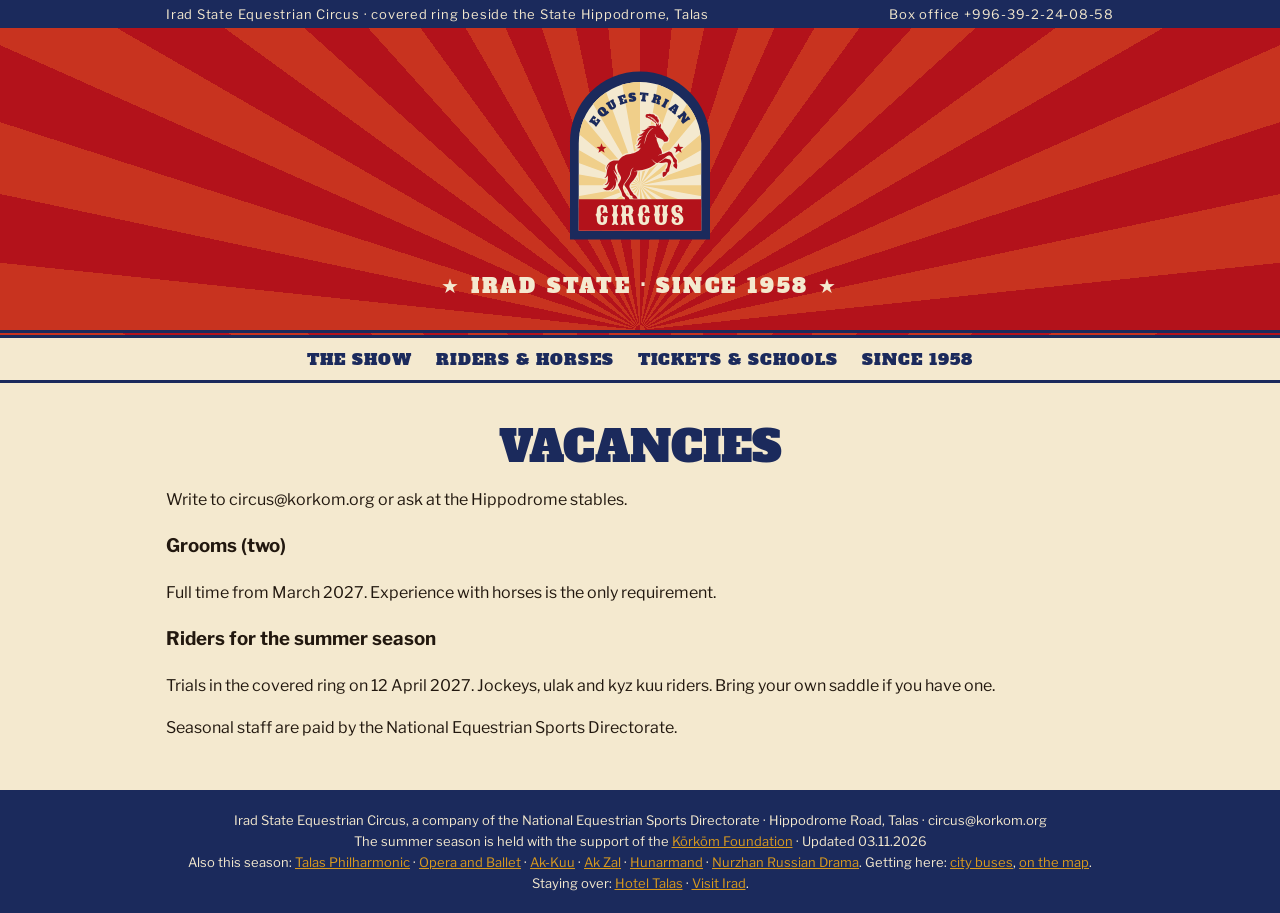
<file: vacancies.html>
<!DOCTYPE html>
<html lang="en">
<head>
<meta charset="utf-8">
<meta name="viewport" content="width=device-width, initial-scale=1">
<title>Vacancies - Irad State Equestrian Circus</title>
<meta name="description" content="Vacancies at the Irad State Equestrian Circus.">
<link rel="canonical" href="https://circus.korkom.org/vacancies.html">
<meta property="og:type" content="website">
<meta property="og:title" content="Vacancies - Irad State Equestrian Circus">
<meta property="og:description" content="Vacancies at the Irad State Equestrian Circus.">
<meta property="og:url" content="https://circus.korkom.org/vacancies.html">
<meta property="og:image" content="https://circus.korkom.org/img/og-image.jpg">
<meta name="twitter:card" content="summary_large_image">
<link rel="icon" href="favicon.svg" type="image/svg+xml">
<link rel="preconnect" href="https://fonts.googleapis.com">
<link href="https://fonts.googleapis.com/css2?family=Sancreek&family=Alfa+Slab+One&family=Libre+Franklin:wght@400;600&display=swap" rel="stylesheet">
<link rel="stylesheet" href="css/site.css">
</head>
<body>
<div class="top"><div class="w"><span>Irad State Equestrian Circus · covered ring beside the State Hippodrome, Talas</span><span>Box office +996-39-2-24-08-58</span></div></div>
<div class="sun"><a class="mk" href="index.html"><svg xmlns="http://www.w3.org/2000/svg" viewBox="0 0 240 240" width="210" height="210" role="img" aria-label="Irad State Equestrian Circus"><path d="M40 212 L40 100 A80 80 0 0 1 200 100 L200 212 Z" fill="#1b2a5c"/><path d="M50 202 L50 102 A70 70 0 0 1 190 102 L190 202 Z" fill="#f4e9cf"/><clipPath id="cbc"><path d="M50 202 L50 102 A70 70 0 0 1 190 102 L190 202 Z"/></clipPath><g clip-path="url(#cbc)"><polygon points="120,150 280.00,150.00 277.57,177.78" fill="#f0cf8a"/><polygon points="120,150 270.35,204.72 258.56,230.00" fill="#f0cf8a"/><polygon points="120,150 242.57,252.85 222.85,272.57" fill="#f0cf8a"/><polygon points="120,150 200.00,288.56 174.72,300.35" fill="#f0cf8a"/><polygon points="120,150 147.78,307.57 120.00,310.00" fill="#f0cf8a"/><polygon points="120,150 92.22,307.57 65.28,300.35" fill="#f0cf8a"/><polygon points="120,150 40.00,288.56 17.15,272.57" fill="#f0cf8a"/><polygon points="120,150 -2.57,252.85 -18.56,230.00" fill="#f0cf8a"/><polygon points="120,150 -30.35,204.72 -37.57,177.78" fill="#f0cf8a"/><polygon points="120,150 -40.00,150.00 -37.57,122.22" fill="#f0cf8a"/><polygon points="120,150 -30.35,95.28 -18.56,70.00" fill="#f0cf8a"/><polygon points="120,150 -2.57,47.15 17.15,27.43" fill="#f0cf8a"/><polygon points="120,150 40.00,11.44 65.28,-0.35" fill="#f0cf8a"/><polygon points="120,150 92.22,-7.57 120.00,-10.00" fill="#f0cf8a"/><polygon points="120,150 147.78,-7.57 174.72,-0.35" fill="#f0cf8a"/><polygon points="120,150 200.00,11.44 222.85,27.43" fill="#f0cf8a"/><polygon points="120,150 242.57,47.15 258.56,70.00" fill="#f0cf8a"/><polygon points="120,150 270.35,95.28 277.57,122.22" fill="#f0cf8a"/></g><g transform="translate(77.4 79) scale(0.088)" fill="#f4e9cf" stroke="#f4e9cf" stroke-width="34" stroke-linejoin="round" fill-rule="evenodd"><path d="M351 1000C354 998 353 996 347 984C336 964 336 963 325 956C310 946 305 940 300 928C298 924 295 919 292 914C286 906 279 893 274 881C273 878 270 870 268 864C259 840 259 834 268 808C272 796 276 788 289 770C310 743 325 721 337 699C352 674 356 662 360 638C365 605 376 588 396 582C403 580 408 579 410 579C411 580 411 580 408 581C397 586 391 590 385 597C378 606 373 618 370 634C365 667 360 681 340 713C325 736 311 756 295 776C285 789 281 796 281 799C281 804 285 812 307 842C310 846 320 862 324 870C337 891 344 906 350 922C355 939 360 943 372 943C382 943 388 950 387 958C386 967 386 968 388 973C392 980 392 980 403 981C425 984 447 983 450 981C452 980 451 977 445 966C434 948 432 945 419 936C403 926 400 923 393 910C392 908 388 903 385 899C374 886 364 870 356 852C346 832 345 826 347 813C349 804 351 800 354 793C360 782 362 778 383 757C402 738 404 735 427 700C437 685 443 672 446 662C447 658 447 655 449 638C450 633 450 628 450 627C451 625 451 624 450 624C447 623 416 626 407 628C406 628 406 628 406 628C406 626 426 620 438 618C440 618 448 617 455 616C505 611 528 607 561 597C597 586 644 561 680 534C688 527 691 525 690 525C690 524 687 522 684 520C674 514 667 508 654 492C650 487 645 480 641 476C629 462 639 469 663 492C684 512 694 518 706 517C713 517 718 514 732 504C739 498 748 492 753 489C772 477 783 470 804 453C828 433 835 428 847 423C853 420 853 420 860 420C866 420 866 420 872 422C880 426 890 438 901 454C911 471 913 478 915 491C916 503 917 504 924 508C932 512 933 514 933 521C933 527 932 529 926 532C921 535 919 537 919 540C918 541 918 545 917 548C915 554 915 554 917 558C923 570 945 589 955 593C961 596 962 595 964 584C964 580 966 572 966 566C968 554 968 550 966 538C961 519 961 512 963 500C964 495 965 492 964 489C964 483 963 481 946 461C932 446 915 419 906 400C898 385 897 383 893 381C889 379 878 374 872 372C860 368 856 369 838 377C819 387 787 399 766 405C745 411 731 416 721 422C715 426 715 424 722 418C730 410 738 406 758 400C764 399 768 397 768 396C770 395 769 380 767 372C764 359 757 342 751 333C749 331 744 325 740 320C731 309 731 310 729 300C725 285 722 274 715 260C706 237 704 233 702 224C700 217 700 217 700 205L700 194L694 188C682 175 676 158 678 141C679 136 680 138 681 145C683 162 691 177 702 185C710 191 718 193 730 194L738 195L746 199C750 201 759 206 766 210C785 219 786 220 789 229C790 234 792 236 794 238C800 243 813 244 820 240C823 239 824 239 828 239C840 239 845 234 846 223C847 219 847 217 850 213C856 202 854 196 844 184C841 181 836 174 832 168C828 162 819 151 813 143C795 120 792 115 789 105C787 95 785 92 773 82C769 79 766 76 762 71C760 68 756 63 754 60C751 57 750 55 750 54C750 54 750 52 752 49C755 41 756 34 756 22C757 16 757 10 756 9C756 6 754 7 751 11C750 14 748 16 747 18C744 22 730 37 729 37C728 37 728 36 728 27C728 22 728 14 729 10C729 4 729 1 729 0C728 0 725 1 720 7C712 14 704 26 698 37C696 41 695 41 685 39C661 33 636 32 618 37C602 41 585 49 578 56C576 58 577 58 582 56C593 53 608 53 614 56C616 57 615 57 607 58C593 61 576 68 561 79C549 87 537 94 528 96C524 97 512 97 509 96C506 95 506 95 506 96C506 98 515 104 522 106C527 107 539 107 545 106C549 105 553 105 552 106C552 106 549 108 546 110C538 114 532 118 521 128C499 147 490 151 472 151C467 151 464 152 464 152C464 153 470 158 476 160C488 165 501 165 513 160C523 156 524 157 518 163C513 168 506 172 497 176C483 182 478 186 470 193C460 203 454 216 453 233C452 243 453 243 456 236C464 220 475 211 492 206C501 203 507 203 502 206C481 219 474 228 465 254C458 276 450 285 437 291C434 292 432 293 432 293C432 295 448 294 454 292C463 290 468 286 479 274C485 267 491 262 495 261C498 260 498 261 494 265C490 270 488 273 484 283C478 296 475 301 469 307C462 314 453 319 442 322C436 323 439 325 451 326C467 328 483 325 494 319C496 318 497 317 498 318C499 319 480 344 472 352C459 363 436 377 415 384C391 393 372 397 338 403C306 408 282 417 263 430C243 443 225 460 213 480C210 483 209 485 208 485C206 485 198 485 189 485C154 484 140 485 122 491C110 495 94 504 84 513C64 531 50 560 46 589C45 602 46 604 49 596C51 589 59 572 63 566C69 557 78 547 85 542C88 540 88 541 83 548C77 556 75 559 71 567C61 587 57 603 53 641C51 661 49 673 45 682C40 695 30 705 18 708C12 710 15 711 24 711C39 711 53 703 62 688C64 684 66 681 66 681C66 680 67 680 67 680C68 681 68 728 67 735C64 762 59 776 47 788C40 794 36 797 28 799C19 802 20 803 31 804C48 804 62 798 72 785C76 780 81 771 82 766C83 765 83 764 84 764C85 764 84 774 82 782C78 800 70 814 58 826C44 840 30 846 9 848C3 849 0 849 0 850C0 852 16 860 28 864C48 872 71 872 89 867C113 859 131 840 140 814C143 807 143 807 144 808C145 809 143 822 140 830C136 845 123 863 111 870C104 874 106 875 116 872C127 868 135 863 143 855C164 837 173 812 173 779C173 759 168 735 161 717C159 710 160 710 164 716C175 731 182 748 183 768C183 772 184 775 184 776C186 777 190 759 191 747C192 723 185 700 166 667C149 638 144 626 141 610C139 602 140 602 144 612C149 621 154 629 161 637C176 653 182 662 186 675C189 681 190 681 189 674C188 660 185 650 175 630C168 615 163 602 161 594C158 585 158 569 161 560C163 551 170 539 177 533C180 530 188 525 190 525C192 525 192 526 191 533C188 545 187 553 187 568C188 587 190 600 197 619C202 636 208 646 220 666C240 697 242 707 235 730C230 744 224 757 213 773C199 795 197 798 200 807C201 810 210 829 216 841C219 846 224 856 235 879C244 899 249 913 253 932C255 939 257 946 258 948C260 954 266 957 274 958C286 960 291 967 288 977C287 982 287 984 289 989C291 996 293 998 297 998C311 1000 348 1001 351 1000ZM794 697C817 680 822 675 827 666C837 649 842 642 850 636C861 628 863 624 864 610C868 581 876 546 884 527C885 525 886 521 888 518C891 509 891 503 884 488C880 479 878 476 874 473C870 470 867 469 856 468C847 466 816 460 812 459C809 458 808 459 803 463C791 473 781 480 766 490C745 503 728 516 728 518C728 520 778 516 806 511C832 506 840 507 844 515C846 519 846 519 846 528C846 540 844 550 839 565C834 579 831 585 825 593C816 603 815 607 818 614C819 620 819 623 817 627C814 633 811 634 799 633L794 632L791 635C789 636 786 638 784 639C779 641 779 642 778 653C776 673 780 694 785 700C787 702 788 702 794 697ZM536 272C537 272 538 267 540 262C544 247 548 231 551 217C557 188 563 167 574 146C583 128 589 118 602 102C615 88 636 72 652 64C659 61 660 61 654 65C634 78 620 91 606 109C586 134 568 174 559 212C557 222 550 243 547 252C543 262 535 277 536 272Z"/><path d="M700 46 L686 -6 L712 -8 Z M670 -26 a30 30 0 1 0 60 0 a30 30 0 1 0 -60 0Z M638 -56 a38 38 0 1 0 76 0 a38 38 0 1 0 -76 0Z M606 -78 a38 38 0 1 0 76 0 a38 38 0 1 0 -76 0Z M578 -90 a32 32 0 1 0 64 0 a32 32 0 1 0 -64 0Z M556 -94 a24 24 0 1 0 48 0 a24 24 0 1 0 -48 0Z" fill-rule="nonzero"/></g><rect x="50" y="166" width="140" height="36" fill="#b3121b"/><g transform="translate(77.4 79) scale(0.088)" fill="#b3121b" fill-rule="evenodd"><path d="M700 46 L686 -6 L712 -8 Z M670 -26 a30 30 0 1 0 60 0 a30 30 0 1 0 -60 0Z M638 -56 a38 38 0 1 0 76 0 a38 38 0 1 0 -76 0Z M606 -78 a38 38 0 1 0 76 0 a38 38 0 1 0 -76 0Z M578 -90 a32 32 0 1 0 64 0 a32 32 0 1 0 -64 0Z M556 -94 a24 24 0 1 0 48 0 a24 24 0 1 0 -48 0Z" fill-rule="nonzero"/><path d="M351 1000C354 998 353 996 347 984C336 964 336 963 325 956C310 946 305 940 300 928C298 924 295 919 292 914C286 906 279 893 274 881C273 878 270 870 268 864C259 840 259 834 268 808C272 796 276 788 289 770C310 743 325 721 337 699C352 674 356 662 360 638C365 605 376 588 396 582C403 580 408 579 410 579C411 580 411 580 408 581C397 586 391 590 385 597C378 606 373 618 370 634C365 667 360 681 340 713C325 736 311 756 295 776C285 789 281 796 281 799C281 804 285 812 307 842C310 846 320 862 324 870C337 891 344 906 350 922C355 939 360 943 372 943C382 943 388 950 387 958C386 967 386 968 388 973C392 980 392 980 403 981C425 984 447 983 450 981C452 980 451 977 445 966C434 948 432 945 419 936C403 926 400 923 393 910C392 908 388 903 385 899C374 886 364 870 356 852C346 832 345 826 347 813C349 804 351 800 354 793C360 782 362 778 383 757C402 738 404 735 427 700C437 685 443 672 446 662C447 658 447 655 449 638C450 633 450 628 450 627C451 625 451 624 450 624C447 623 416 626 407 628C406 628 406 628 406 628C406 626 426 620 438 618C440 618 448 617 455 616C505 611 528 607 561 597C597 586 644 561 680 534C688 527 691 525 690 525C690 524 687 522 684 520C674 514 667 508 654 492C650 487 645 480 641 476C629 462 639 469 663 492C684 512 694 518 706 517C713 517 718 514 732 504C739 498 748 492 753 489C772 477 783 470 804 453C828 433 835 428 847 423C853 420 853 420 860 420C866 420 866 420 872 422C880 426 890 438 901 454C911 471 913 478 915 491C916 503 917 504 924 508C932 512 933 514 933 521C933 527 932 529 926 532C921 535 919 537 919 540C918 541 918 545 917 548C915 554 915 554 917 558C923 570 945 589 955 593C961 596 962 595 964 584C964 580 966 572 966 566C968 554 968 550 966 538C961 519 961 512 963 500C964 495 965 492 964 489C964 483 963 481 946 461C932 446 915 419 906 400C898 385 897 383 893 381C889 379 878 374 872 372C860 368 856 369 838 377C819 387 787 399 766 405C745 411 731 416 721 422C715 426 715 424 722 418C730 410 738 406 758 400C764 399 768 397 768 396C770 395 769 380 767 372C764 359 757 342 751 333C749 331 744 325 740 320C731 309 731 310 729 300C725 285 722 274 715 260C706 237 704 233 702 224C700 217 700 217 700 205L700 194L694 188C682 175 676 158 678 141C679 136 680 138 681 145C683 162 691 177 702 185C710 191 718 193 730 194L738 195L746 199C750 201 759 206 766 210C785 219 786 220 789 229C790 234 792 236 794 238C800 243 813 244 820 240C823 239 824 239 828 239C840 239 845 234 846 223C847 219 847 217 850 213C856 202 854 196 844 184C841 181 836 174 832 168C828 162 819 151 813 143C795 120 792 115 789 105C787 95 785 92 773 82C769 79 766 76 762 71C760 68 756 63 754 60C751 57 750 55 750 54C750 54 750 52 752 49C755 41 756 34 756 22C757 16 757 10 756 9C756 6 754 7 751 11C750 14 748 16 747 18C744 22 730 37 729 37C728 37 728 36 728 27C728 22 728 14 729 10C729 4 729 1 729 0C728 0 725 1 720 7C712 14 704 26 698 37C696 41 695 41 685 39C661 33 636 32 618 37C602 41 585 49 578 56C576 58 577 58 582 56C593 53 608 53 614 56C616 57 615 57 607 58C593 61 576 68 561 79C549 87 537 94 528 96C524 97 512 97 509 96C506 95 506 95 506 96C506 98 515 104 522 106C527 107 539 107 545 106C549 105 553 105 552 106C552 106 549 108 546 110C538 114 532 118 521 128C499 147 490 151 472 151C467 151 464 152 464 152C464 153 470 158 476 160C488 165 501 165 513 160C523 156 524 157 518 163C513 168 506 172 497 176C483 182 478 186 470 193C460 203 454 216 453 233C452 243 453 243 456 236C464 220 475 211 492 206C501 203 507 203 502 206C481 219 474 228 465 254C458 276 450 285 437 291C434 292 432 293 432 293C432 295 448 294 454 292C463 290 468 286 479 274C485 267 491 262 495 261C498 260 498 261 494 265C490 270 488 273 484 283C478 296 475 301 469 307C462 314 453 319 442 322C436 323 439 325 451 326C467 328 483 325 494 319C496 318 497 317 498 318C499 319 480 344 472 352C459 363 436 377 415 384C391 393 372 397 338 403C306 408 282 417 263 430C243 443 225 460 213 480C210 483 209 485 208 485C206 485 198 485 189 485C154 484 140 485 122 491C110 495 94 504 84 513C64 531 50 560 46 589C45 602 46 604 49 596C51 589 59 572 63 566C69 557 78 547 85 542C88 540 88 541 83 548C77 556 75 559 71 567C61 587 57 603 53 641C51 661 49 673 45 682C40 695 30 705 18 708C12 710 15 711 24 711C39 711 53 703 62 688C64 684 66 681 66 681C66 680 67 680 67 680C68 681 68 728 67 735C64 762 59 776 47 788C40 794 36 797 28 799C19 802 20 803 31 804C48 804 62 798 72 785C76 780 81 771 82 766C83 765 83 764 84 764C85 764 84 774 82 782C78 800 70 814 58 826C44 840 30 846 9 848C3 849 0 849 0 850C0 852 16 860 28 864C48 872 71 872 89 867C113 859 131 840 140 814C143 807 143 807 144 808C145 809 143 822 140 830C136 845 123 863 111 870C104 874 106 875 116 872C127 868 135 863 143 855C164 837 173 812 173 779C173 759 168 735 161 717C159 710 160 710 164 716C175 731 182 748 183 768C183 772 184 775 184 776C186 777 190 759 191 747C192 723 185 700 166 667C149 638 144 626 141 610C139 602 140 602 144 612C149 621 154 629 161 637C176 653 182 662 186 675C189 681 190 681 189 674C188 660 185 650 175 630C168 615 163 602 161 594C158 585 158 569 161 560C163 551 170 539 177 533C180 530 188 525 190 525C192 525 192 526 191 533C188 545 187 553 187 568C188 587 190 600 197 619C202 636 208 646 220 666C240 697 242 707 235 730C230 744 224 757 213 773C199 795 197 798 200 807C201 810 210 829 216 841C219 846 224 856 235 879C244 899 249 913 253 932C255 939 257 946 258 948C260 954 266 957 274 958C286 960 291 967 288 977C287 982 287 984 289 989C291 996 293 998 297 998C311 1000 348 1001 351 1000ZM794 697C817 680 822 675 827 666C837 649 842 642 850 636C861 628 863 624 864 610C868 581 876 546 884 527C885 525 886 521 888 518C891 509 891 503 884 488C880 479 878 476 874 473C870 470 867 469 856 468C847 466 816 460 812 459C809 458 808 459 803 463C791 473 781 480 766 490C745 503 728 516 728 518C728 520 778 516 806 511C832 506 840 507 844 515C846 519 846 519 846 528C846 540 844 550 839 565C834 579 831 585 825 593C816 603 815 607 818 614C819 620 819 623 817 627C814 633 811 634 799 633L794 632L791 635C789 636 786 638 784 639C779 641 779 642 778 653C776 673 780 694 785 700C787 702 788 702 794 697ZM536 272C537 272 538 267 540 262C544 247 548 231 551 217C557 188 563 167 574 146C583 128 589 118 602 102C615 88 636 72 652 64C659 61 660 61 654 65C634 78 620 91 606 109C586 134 568 174 559 212C557 222 550 243 547 252C543 262 535 277 536 272Z"/></g><g transform="translate(77.4 79) scale(0.088)" fill="none" stroke="#f4e9cf" stroke-width="14" stroke-linecap="round"><path d="M700 -6 C680 -50 640 -76 590 -88 M672 -30 C660 -50 646 -60 628 -66" stroke-width="10"/></g><polygon points="76.00,102.00 77.48,105.96 81.71,106.15 78.40,108.78 79.53,112.85 76.00,110.52 72.47,112.85 73.60,108.78 70.29,106.15 74.52,105.96" fill="#b3121b"/><polygon points="164.00,102.00 165.48,105.96 169.71,106.15 166.40,108.78 167.53,112.85 164.00,110.52 160.47,112.85 161.60,108.78 158.29,106.15 162.52,105.96" fill="#b3121b"/><path id="cba" d="M62 112 A58 58 0 0 1 178 112" fill="none"/><text font-family="Alfa Slab One,Georgia,serif" font-size="13" fill="#1b2a5c" letter-spacing="2.5"><textPath href="#cba" startOffset="50%" text-anchor="middle">EQUESTRIAN</textPath></text><text x="120" y="194" text-anchor="middle" font-family="Sancreek,Georgia,serif" font-size="28" letter-spacing="2" fill="#f4e9cf">CIRCUS</text></svg></a><div class="t">Irad State Equestrian Circus</div><div class="s">★ Irad State · since 1958 ★</div></div>
<nav class="m"><a href="index.html">The Show</a><a href="riders.html">Riders &amp; Horses</a><a href="tickets.html">Tickets &amp; Schools</a><a href="archive.html">Since 1958</a></nav>
<main class="w"><style>.dp table{width:100%;border-collapse:collapse;margin:10px 0 22px;font-size:.95em}.dp th,.dp td{text-align:left;vertical-align:top;padding:7px 10px 7px 0;border-bottom:1px solid color-mix(in srgb,currentColor 22%,transparent)}.dp td.d{white-space:nowrap;width:9.5em;font-variant-numeric:tabular-nums}.dp .era{margin:0 0 6px;opacity:.8}.dp ul.idx{list-style:none;padding:0;margin:10px 0 24px}.dp ul.idx li{padding:9px 0;border-bottom:1px solid color-mix(in srgb,currentColor 22%,transparent)}.dp .scroll{overflow-x:auto}.dp blockquote{margin:6px 0 4px;padding-left:14px;border-left:3px solid currentColor;font-style:italic}.dp .src{font-size:.88em;opacity:.8;margin:0 0 18px}</style><div class="dp"><h1>Vacancies</h1><p>Write to circus@korkom.org or ask at the Hippodrome stables.</p><h3>Grooms (two)</h3><p>Full time from March 2027. Experience with horses is the only requirement.</p><h3>Riders for the summer season</h3><p>Trials in the covered ring on 12 April 2027. Jockeys, ulak and kyz kuu riders. Bring your own saddle if you have one.</p><p>Seasonal staff are paid by the National Equestrian Sports Directorate.</p></div></main>
<footer><div class="w">Irad State Equestrian Circus, a company of the National Equestrian Sports Directorate · Hippodrome Road, Talas · circus@korkom.org<br>
The summer season is held with the support of the <a href="https://korkom.org/">Körköm Foundation</a> · Updated 03.11.2026<br>Also this season: <a href="https://philharmonic.korkom.org/">Talas Philharmonic</a> · <a href="https://talas-opera.korkom.org/afisha.html">Opera and Ballet</a> · <a href="https://akkuu.korkom.org/tours.html">Ak-Kuu</a> · <a href="https://akzal.korkom.org/">Ak Zal</a> · <a href="https://hunar.korkom.org/">Hunarmand</a> · <a href="https://nurzhan-drama.korkom.org/afisha.html">Nurzhan Russian Drama</a>. Getting here: <a href="https://transport.talas.iradgov.org/stops.html#hippodrome">city buses</a>, <a href="https://maps.attelkom.net/?p=irad-state-equestrian-circus">on the map</a>. Staying over: <a href="https://wwv.attelkom.net/users/hoteltalas/">Hotel Talas</a> · <a href="https://visitirad.com/">Visit Irad</a>.</div></footer>
<script></script>
</body>
</html>
</file>
<file: css/site.css>
:root{--paper:#f4e9cf;--red:#b3121b;--navy:#1b2a5c;--gold:#d99a1e;--ink:#22180f;
--wood:'Sancreek',Georgia,serif;--slab:'Alfa Slab One',Georgia,serif;--body:'Libre Franklin',Arial,sans-serif}
*{box-sizing:border-box}
body{margin:0;background:var(--paper);color:var(--ink);font:16px/1.6 var(--body)}
a{color:var(--red)}
a:focus-visible,button:focus-visible,input:focus-visible,select:focus-visible{outline:3px solid var(--gold);outline-offset:2px}
.w{max-width:980px;margin:0 auto;padding-left:max(16px,env(safe-area-inset-left,0px));padding-right:max(16px,env(safe-area-inset-right,0px))}
.top{background:var(--navy);color:var(--paper);font:13px var(--body);letter-spacing:.06em}
.top .w{display:flex;justify-content:space-between;gap:10px;flex-wrap:wrap;padding-block:6px}
.top a{color:var(--paper)}
.sun{background:repeating-conic-gradient(from 0deg at 50% 100%,var(--red) 0 6deg,#c8331f 6deg 12deg);color:var(--paper);text-align:center;padding:26px 0 30px;border-bottom:8px double var(--navy)}
.sun .mk{display:inline-block;line-height:0;margin-bottom:-18px}
.sun .t{position:absolute;width:1px;height:1px;overflow:hidden;clip:rect(0 0 0 0)}
.sun .s{font:400 clamp(14px,2.4vw,20px) var(--slab);letter-spacing:.14em;text-transform:uppercase}
nav.m{background:var(--paper);border-bottom:3px solid var(--navy);display:flex;flex-wrap:wrap;justify-content:center;gap:6px 0;padding:10px 8px}
nav.m a{font:400 16px var(--slab);color:var(--navy);text-decoration:none;margin:0 12px;text-transform:uppercase;letter-spacing:.06em;white-space:nowrap}
nav.m a.on{color:var(--red)}
nav.m a.on::before,nav.m a.on::after{content:"★";font-size:11px;margin:0 5px;color:var(--gold)}
h1,h2{font:400 clamp(28px,5vw,44px)/1.1 var(--slab);color:var(--navy);text-align:center;margin:40px 0 8px;text-transform:uppercase}
h2{font-size:clamp(22px,3.6vw,30px)}
.rib{display:block;width:max-content;max-width:100%;margin:0 auto 24px;background:var(--red);color:var(--paper);font:400 15px var(--slab);letter-spacing:.12em;text-transform:uppercase;padding:6px 26px;clip-path:polygon(0 0,100% 0,96% 50%,100% 100%,0 100%,4% 50%)}
.bill{border:6px double var(--navy);background:#fbf3df;padding:18px 20px;margin:20px 0}
.acts{list-style:none;padding:0;margin:0;counter-reset:a}
.acts li{display:grid;grid-template-columns:54px minmax(0,1fr);gap:14px;padding:12px 0;border-bottom:2px dotted #c9b98f}
.acts li::before{counter-increment:a;content:counter(a);font:400 30px/1 var(--wood);color:var(--red);text-align:center}
.acts b{font:400 19px var(--slab);color:var(--navy);text-transform:uppercase;letter-spacing:.03em}
.acts p{margin:2px 0 0}
.two{display:grid;grid-template-columns:repeat(auto-fit,minmax(280px,1fr));gap:24px}
.photo{border:8px solid #fff;box-shadow:4px 4px 0 var(--navy);width:100%;display:block;filter:sepia(.25) contrast(1.05)}
.cap{font-size:13px;color:#6a5a40;margin-top:6px}
.stub{display:grid;grid-template-columns:repeat(auto-fit,minmax(200px,1fr));gap:14px;margin:18px 0}
.stub div{background:var(--red);color:var(--paper);padding:14px 16px;border-left:8px dashed var(--paper);outline:2px solid var(--red)}
.stub b{display:block;font:400 34px/1 var(--wood)}
.horses{display:grid;grid-template-columns:repeat(auto-fit,minmax(210px,1fr));gap:20px}
.horses div{background:#fbf3df;border:3px solid var(--navy);padding:14px}
.horses b{font:400 22px var(--wood);color:var(--red)}
.horses small{display:block;font:400 12px var(--slab);letter-spacing:.1em;color:var(--navy);text-transform:uppercase}
form.f{display:grid;gap:12px;max-width:520px;margin:0 auto}
form.f label{display:grid;gap:3px;font:400 14px var(--slab);color:var(--navy);text-transform:uppercase;letter-spacing:.05em}
form.f input,form.f select,form.f textarea{font:15px var(--body);padding:8px;border:2px solid var(--navy);background:#fffaf0;color:var(--ink)}
.btn{font:400 18px var(--slab);background:var(--red);color:var(--paper);border:0;padding:10px 24px;cursor:pointer;text-transform:uppercase;letter-spacing:.08em;box-shadow:4px 4px 0 var(--navy)}
.ok{text-align:center;font:400 18px var(--slab);color:var(--red)}
.scroll{overflow-x:auto}
table.p{border-collapse:collapse;width:100%;font-variant-numeric:tabular-nums}
table.p td,table.p th{border:2px solid var(--navy);padding:8px 10px;text-align:left}
table.p th{background:var(--navy);color:var(--paper);font:400 14px var(--slab);text-transform:uppercase;letter-spacing:.06em}
footer{margin-top:50px;background:var(--navy);color:var(--paper);font-size:13px;padding-block:20px calc(20px + env(safe-area-inset-bottom,0px));text-align:center}
footer a{color:var(--gold)}
</file>
